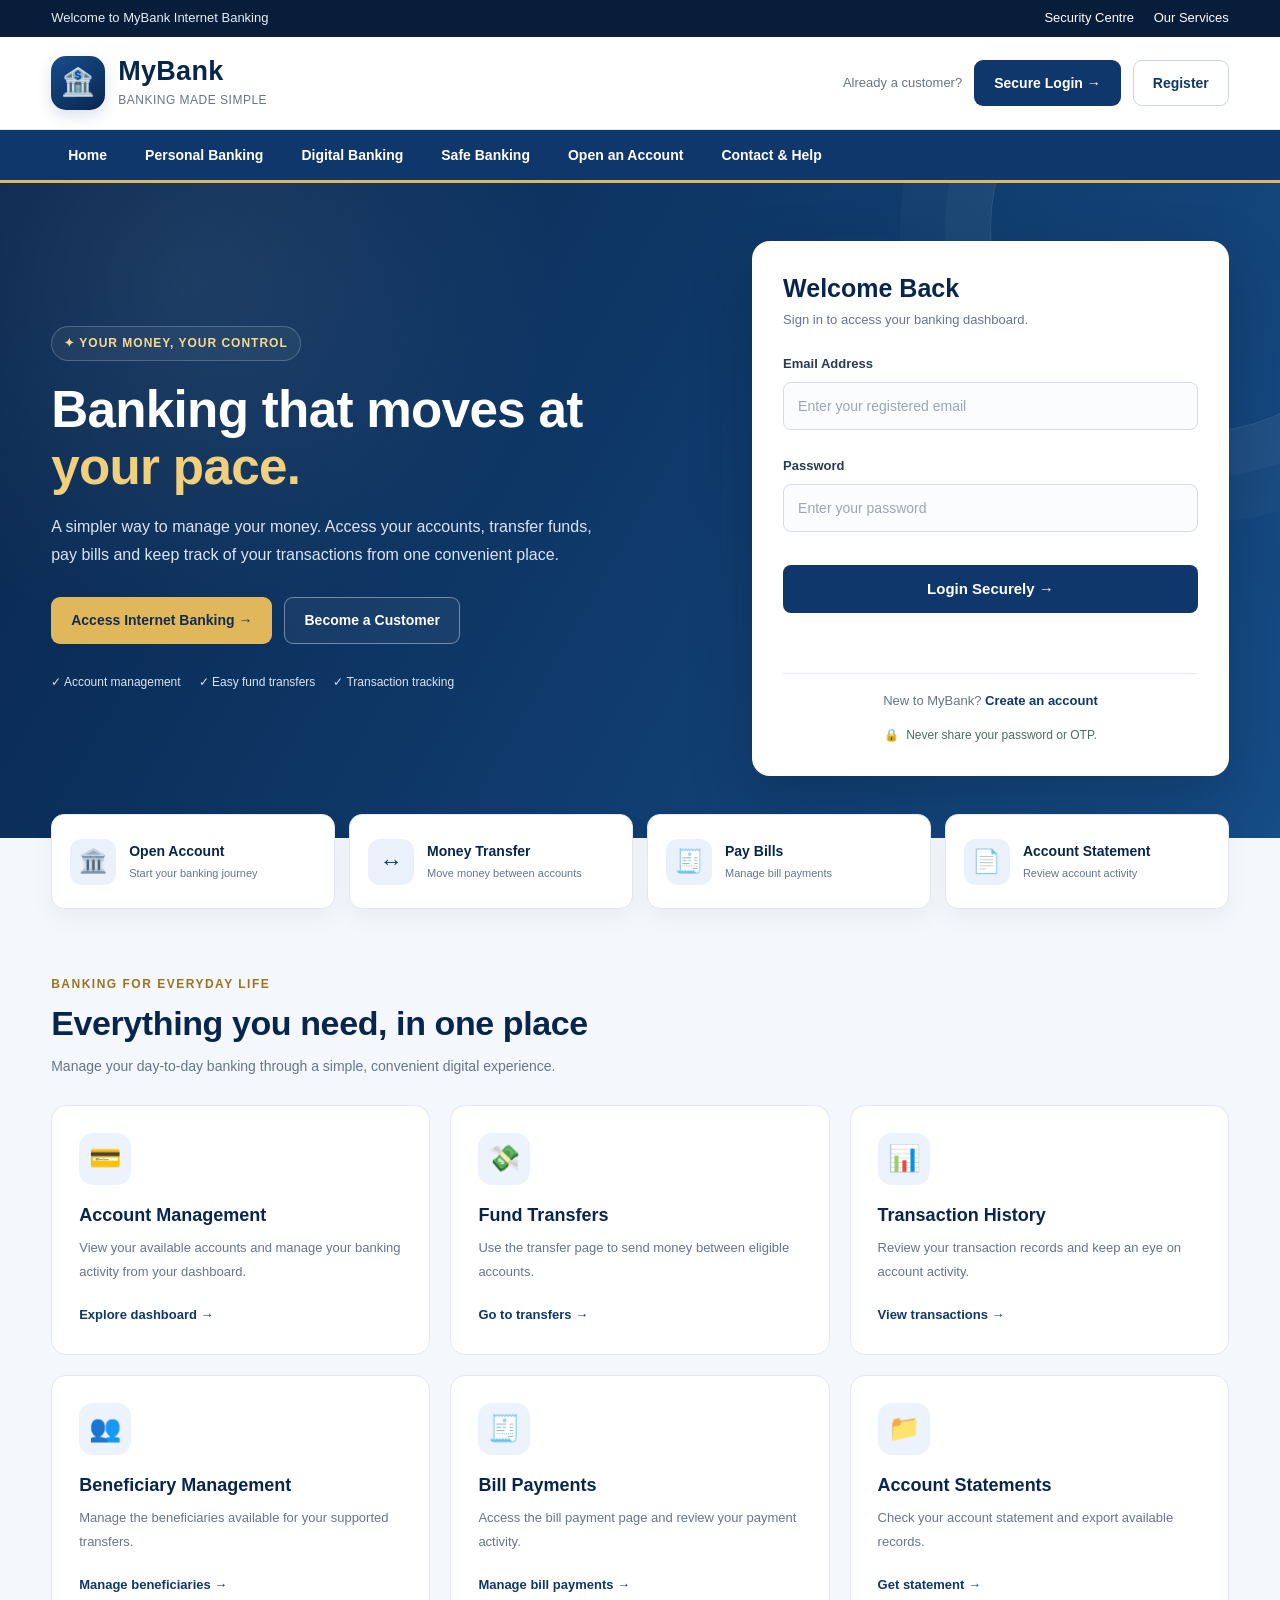
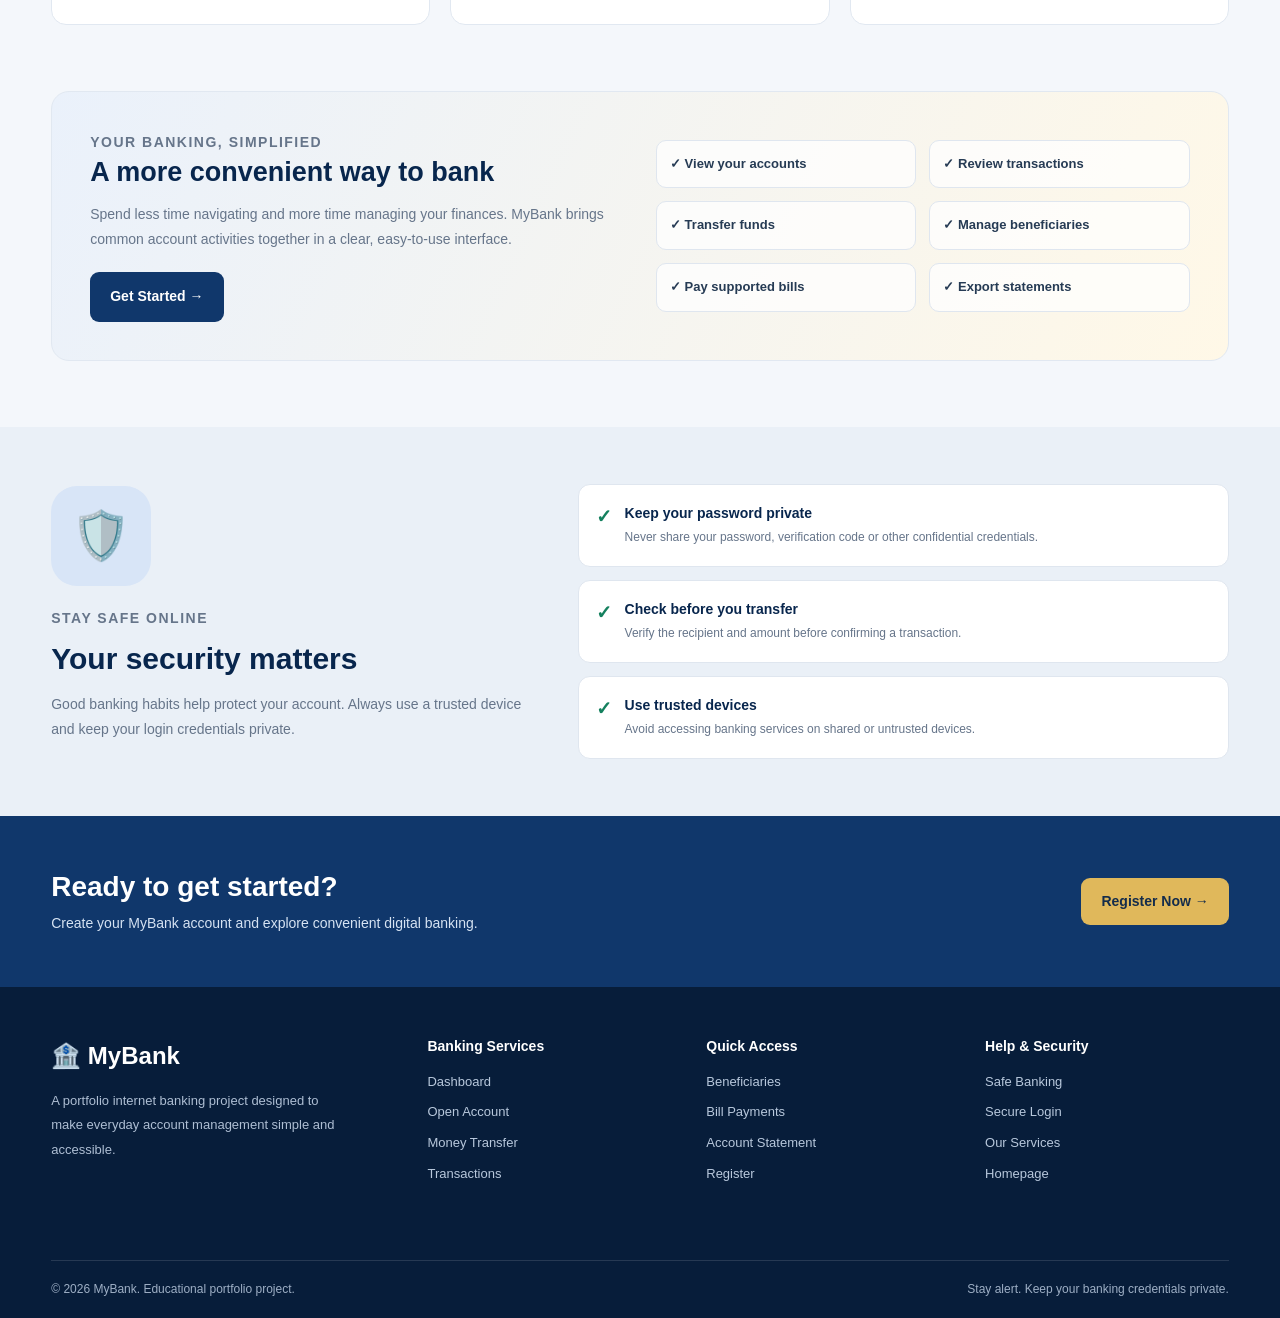
<file: frontend/index.html>
<!DOCTYPE html>
<html lang="en">
<head>
    <meta charset="UTF-8">
    <meta name="viewport" content="width=device-width, initial-scale=1.0">

    <title>MyBank | Secure Internet Banking</title>
    <meta name="description" content="Access your MyBank internet banking account securely. Manage accounts, transfer money, pay bills and view transactions.">

    <link rel="stylesheet" href="css/style.css">

    <style>
        /* ===== MYBANK HOMEPAGE ===== */
        .bank-home {
            --home-blue: #10376b;
            --home-dark: #08264d;
            --home-gold: #e0b85b;
            --home-text: #1c2d43;
            --home-muted: #66758a;
            margin: 0;
            background: #f4f7fb;
            color: var(--home-text);
            font-family: "Segoe UI", Arial, sans-serif;
            line-height: 1.6;
        }

        .bank-home * {
            box-sizing: border-box;
        }

        .bank-home a {
            text-decoration: none;
        }

        .bank-home .container {
            width: min(1200px, 92%);
            margin: 0 auto;
        }

        /* Top information bar */
        .bank-home .top-strip {
            padding: 8px 0;
            background: #071d3a;
            color: #e5edf8;
            font-size: 13px;
        }

        .bank-home .top-strip-inner {
            display: flex;
            justify-content: space-between;
            align-items: center;
            flex-wrap: wrap;
            gap: 8px 20px;
        }

        .bank-home .top-strip a {
            color: #fff;
            margin-left: 16px;
        }

        /* Main header */
        .bank-home .main-header {
            background: #fff;
            border-bottom: 1px solid #e1e8f1;
        }

        .bank-home .brand-row {
            display: flex;
            align-items: center;
            justify-content: space-between;
            gap: 24px;
            padding: 19px 0;
        }

        .bank-home .brand {
            display: flex;
            align-items: center;
            gap: 13px;
            color: var(--home-dark);
        }

        .bank-home .brand-symbol {
            display: grid;
            place-items: center;
            width: 54px;
            height: 54px;
            border-radius: 15px;
            color: #fff;
            background: linear-gradient(145deg, #174d8d, #09264d);
            font-size: 27px;
            box-shadow: 0 6px 15px #10376b25;
        }

        .bank-home .brand-name {
            display: block;
            font-size: 27px;
            line-height: 1.15;
            font-weight: 800;
            letter-spacing: .3px;
        }

        .bank-home .brand-tagline {
            display: block;
            margin-top: 4px;
            color: var(--home-muted);
            font-size: 12px;
            letter-spacing: .5px;
        }

        .bank-home .header-actions {
            display: flex;
            align-items: center;
            gap: 12px;
        }

        .bank-home .header-note {
            color: var(--home-muted);
            font-size: 13px;
        }

        .bank-home .btn {
            display: inline-flex;
            align-items: center;
            justify-content: center;
            gap: 8px;
            padding: 11px 19px;
            border: 1px solid transparent;
            border-radius: 9px;
            font-size: 14px;
            font-weight: 700;
            cursor: pointer;
            transition: transform .2s ease, background .2s ease;
        }

        .bank-home .btn:hover {
            transform: translateY(-2px);
        }

        .bank-home .btn-primary {
            background: var(--home-blue);
            color: #fff;
        }

        .bank-home .btn-primary:hover {
            background: var(--home-dark);
            color: #fff;
        }

        .bank-home .btn-outline {
            color: var(--home-blue);
            background: #fff;
            border-color: #cbd8e8;
        }

        .bank-home .btn-outline:hover {
            background: #edf4fc;
        }

        /* Navigation */
        .bank-home .main-nav {
            background: var(--home-blue);
            border-bottom: 3px solid var(--home-gold);
        }

        .bank-home .nav-inner {
            display: flex;
            align-items: center;
            flex-wrap: wrap;
            gap: 4px;
        }

        .bank-home .main-nav a {
            display: block;
            padding: 14px 17px;
            color: #fff;
            font-size: 14px;
            font-weight: 600;
            transition: background .2s ease;
        }

        .bank-home .main-nav a:hover {
            background: #ffffff18;
            color: #fff;
        }

        /* Hero section */
        .bank-home .hero {
            position: relative;
            overflow: hidden;
            padding: 58px 0 62px;
            background:
                radial-gradient(circle at 15% 15%, #ffffff15 0, transparent 30%),
                linear-gradient(120deg, #08264d, #164d87);
            color: #fff;
        }

        .bank-home .hero::after {
            content: "";
            position: absolute;
            width: 410px;
            height: 410px;
            right: -120px;
            top: -160px;
            border: 1px solid #ffffff20;
            border-radius: 50%;
            box-shadow: 0 0 0 45px #ffffff08, 0 0 0 90px #ffffff06;
            pointer-events: none;
        }

        .bank-home .hero-grid {
            position: relative;
            z-index: 1;
            display: grid;
            grid-template-columns: 1.15fr .85fr;
            align-items: center;
            gap: 56px;
        }

        .bank-home .hero-label {
            display: inline-flex;
            align-items: center;
            gap: 8px;
            padding: 7px 12px;
            border: 1px solid #ffffff35;
            border-radius: 30px;
            background: #ffffff0d;
            color: #f5d991;
            font-size: 12px;
            font-weight: 700;
            letter-spacing: 1px;
            text-transform: uppercase;
        }

        .bank-home .hero h1 {
            max-width: 650px;
            margin: 20px 0 17px;
            color: #fff;
            font-size: clamp(34px, 4vw, 53px);
            line-height: 1.12;
            letter-spacing: -.7px;
        }

        .bank-home .hero h1 span {
            color: #f0cf7d;
        }

        .bank-home .hero-copy {
            max-width: 570px;
            margin: 0 0 27px;
            color: #d7e5f6;
            font-size: 16px;
            line-height: 1.8;
        }

        .bank-home .hero-buttons {
            display: flex;
            flex-wrap: wrap;
            gap: 12px;
        }

        .bank-home .btn-gold {
            background: var(--home-gold);
            color: #142c4b;
        }

        .bank-home .btn-gold:hover {
            background: #f0cb76;
            color: #142c4b;
        }

        .bank-home .hero .btn-outline {
            color: #fff;
            background: #ffffff0c;
            border-color: #ffffff65;
        }

        .bank-home .hero .btn-outline:hover {
            background: #ffffff18;
        }

        .bank-home .hero-points {
            display: flex;
            flex-wrap: wrap;
            gap: 18px;
            margin-top: 29px;
            color: #d7e5f6;
            font-size: 12px;
        }

        .bank-home .hero-points span {
            display: inline-flex;
            align-items: center;
            gap: 7px;
        }

        /* Login panel */
        .bank-home .login-panel {
            padding: 30px;
            background: #fff;
            border: 1px solid #ffffff70;
            border-radius: 18px;
            box-shadow: 0 24px 60px #00152d45;
            color: var(--home-text);
        }

        .bank-home .login-panel h2 {
            margin: 0 0 5px;
            color: var(--home-dark);
            font-size: 25px;
        }

        .bank-home .login-panel .panel-subtitle {
            margin: 0 0 23px;
            color: var(--home-muted);
            font-size: 13px;
        }

        .bank-home .login-panel .form-group {
            margin-bottom: 16px;
        }

        .bank-home .login-panel label {
            display: block;
            margin: 0 0 7px;
            color: #263b54;
            font-size: 13px;
            font-weight: 700;
        }

        .bank-home .login-panel input {
            width: 100%;
            min-height: 47px;
            padding: 12px 14px;
            border: 1px solid #d2dce8;
            border-radius: 8px;
            background: #fbfcfe;
            color: var(--home-text);
            font: inherit;
            font-size: 14px;
        }

        .bank-home .login-panel input:focus {
            outline: none;
            border-color: #397bc0;
            box-shadow: 0 0 0 3px #397bc01c;
        }

        .bank-home .login-panel .login-submit {
            width: 100%;
            min-height: 48px;
            margin-top: 7px;
            border: 0;
            border-radius: 8px;
            background: var(--home-blue);
            color: #fff;
            font-size: 15px;
            font-weight: 700;
            cursor: pointer;
        }

        .bank-home .login-panel .login-submit:hover {
            background: var(--home-dark);
        }

        .bank-home .login-panel .login-submit:disabled {
            opacity: .65;
            cursor: wait;
        }

        .bank-home #message {
            min-height: 22px;
            margin: 10px 0 0;
            font-size: 13px;
            overflow-wrap: anywhere;
        }

        .bank-home .register-prompt {
            margin: 18px 0 0;
            padding-top: 17px;
            border-top: 1px solid #e8edf4;
            color: var(--home-muted);
            text-align: center;
            font-size: 13px;
        }

        .bank-home .register-prompt a {
            color: var(--home-blue);
            font-weight: 800;
        }

        .bank-home .login-security {
            display: flex;
            align-items: center;
            justify-content: center;
            gap: 7px;
            margin-top: 14px;
            color: #4e6c5d;
            font-size: 12px;
        }

        /* Service shortcuts */
        .bank-home .quick-section {
            position: relative;
            z-index: 2;
            margin-top: -24px;
        }

        .bank-home .quick-grid {
            display: grid;
            grid-template-columns: repeat(4, 1fr);
            gap: 14px;
        }

        .bank-home .quick-item {
            display: flex;
            align-items: center;
            gap: 13px;
            min-height: 95px;
            padding: 18px;
            background: #fff;
            border: 1px solid #e1e8f1;
            border-radius: 13px;
            box-shadow: 0 9px 25px #102a4e0c;
            transition: transform .2s ease, box-shadow .2s ease;
        }

        .bank-home .quick-item:hover {
            transform: translateY(-4px);
            box-shadow: 0 14px 30px #102a4e16;
        }

        .bank-home .quick-icon {
            display: grid;
            place-items: center;
            flex: 0 0 46px;
            height: 46px;
            border-radius: 12px;
            background: #eaf1fb;
            font-size: 23px;
        }

        .bank-home .quick-item strong {
            display: block;
            color: var(--home-dark);
            font-size: 14px;
        }

        .bank-home .quick-item small {
            display: block;
            margin-top: 3px;
            color: var(--home-muted);
            font-size: 11px;
        }

        /* Main content sections */
        .bank-home .content-section {
            padding: 66px 0;
        }

        .bank-home .section-heading {
            display: flex;
            align-items: end;
            justify-content: space-between;
            gap: 20px;
            margin-bottom: 27px;
        }

        .bank-home .eyebrow {
            margin: 0 0 7px;
            color: #9a7425;
            font-size: 12px;
            font-weight: 800;
            letter-spacing: 1.5px;
            text-transform: uppercase;
        }

        .bank-home .section-heading h2 {
            margin: 0;
            color: var(--home-dark);
            font-size: clamp(25px, 3vw, 34px);
            letter-spacing: -.4px;
        }

        .bank-home .section-description {
            max-width: 600px;
            margin: 10px 0 0;
            color: var(--home-muted);
            font-size: 14px;
        }

        .bank-home .service-grid {
            display: grid;
            grid-template-columns: repeat(3, 1fr);
            gap: 20px;
        }

        .bank-home .service-card {
            padding: 27px;
            background: #fff;
            border: 1px solid #e1e8f1;
            border-radius: 15px;
            transition: transform .2s ease, box-shadow .2s ease;
        }

        .bank-home .service-card:hover {
            transform: translateY(-4px);
            box-shadow: 0 15px 34px #102a4e12;
        }

        .bank-home .service-card .service-icon {
            display: grid;
            place-items: center;
            width: 52px;
            height: 52px;
            margin-bottom: 19px;
            border-radius: 14px;
            background: #edf3fc;
            font-size: 26px;
        }

        .bank-home .service-card h3 {
            margin: 0 0 9px;
            color: var(--home-dark);
            font-size: 18px;
        }

        .bank-home .service-card p {
            min-height: 48px;
            margin: 0 0 17px;
            color: var(--home-muted);
            font-size: 13px;
            line-height: 1.8;
        }

        .bank-home .text-link {
            color: var(--home-blue);
            font-size: 13px;
            font-weight: 800;
        }

        .bank-home .text-link:hover {
            color: #2874bc;
        }

        /* Feature banner */
        .bank-home .feature-band {
            padding: 0 0 66px;
        }

        .bank-home .feature-inner {
            display: grid;
            grid-template-columns: 1fr 1fr;
            gap: 32px;
            padding: 38px;
            border-radius: 18px;
            background: linear-gradient(115deg, #eaf1fb, #fff8e7);
            border: 1px solid #e1e8f1;
        }

        .bank-home .feature-inner h2 {
            margin: 0 0 12px;
            color: var(--home-dark);
            font-size: 27px;
        }

        .bank-home .feature-inner p {
            margin: 0;
            color: var(--home-muted);
            font-size: 14px;
            line-height: 1.8;
        }

        .bank-home .feature-list {
            display: grid;
            grid-template-columns: 1fr 1fr;
            gap: 13px;
            align-content: center;
        }

        .bank-home .feature-list div {
            padding: 13px;
            border: 1px solid #dfe6ef;
            border-radius: 10px;
            background: #ffffffbd;
            color: #263b54;
            font-size: 13px;
            font-weight: 650;
        }

        /* Safety section */
        .bank-home .security-section {
            padding: 57px 0;
            background: #eaf0f7;
        }

        .bank-home .security-grid {
            display: grid;
            grid-template-columns: .85fr 1.15fr;
            align-items: center;
            gap: 45px;
        }

        .bank-home .security-symbol {
            display: grid;
            place-items: center;
            width: 100px;
            height: 100px;
            margin-bottom: 20px;
            border-radius: 26px;
            background: #d8e5f7;
            font-size: 48px;
        }

        .bank-home .security-section h2 {
            margin: 0 0 12px;
            color: var(--home-dark);
            font-size: 30px;
        }

        .bank-home .security-section p {
            color: var(--home-muted);
            font-size: 14px;
            line-height: 1.8;
        }

        .bank-home .safety-list {
            display: grid;
            gap: 13px;
        }

        .bank-home .safety-item {
            display: flex;
            gap: 13px;
            padding: 17px;
            background: #fff;
            border: 1px solid #dfe6ef;
            border-radius: 12px;
        }

        .bank-home .safety-check {
            color: #14805e;
            font-size: 19px;
            font-weight: 800;
        }

        .bank-home .safety-item strong {
            display: block;
            margin-bottom: 3px;
            color: var(--home-dark);
            font-size: 14px;
        }

        .bank-home .safety-item p {
            margin: 0;
            font-size: 12px;
        }

        /* Call to action */
        .bank-home .cta-section {
            padding: 53px 0;
            background: var(--home-blue);
            color: #fff;
        }

        .bank-home .cta-inner {
            display: flex;
            align-items: center;
            justify-content: space-between;
            gap: 25px;
        }

        .bank-home .cta-inner h2 {
            margin: 0 0 7px;
            color: #fff;
            font-size: 28px;
        }

        .bank-home .cta-inner p {
            margin: 0;
            color: #d6e3f3;
            font-size: 14px;
        }

        /* Footer */
        .bank-home .site-footer {
            padding: 50px 0 0;
            background: #071d3a;
            color: #d0dced;
        }

        .bank-home .footer-grid {
            display: grid;
            grid-template-columns: 1.4fr 1fr 1fr 1fr;
            gap: 35px;
            padding-bottom: 37px;
        }

        .bank-home .footer-brand {
            color: #fff;
            font-size: 24px;
            font-weight: 800;
        }

        .bank-home .footer-about {
            max-width: 300px;
            color: #aebed3;
            font-size: 13px;
            line-height: 1.9;
        }

        .bank-home .footer-column h3 {
            margin: 0 0 16px;
            color: #fff;
            font-size: 14px;
        }

        .bank-home .footer-column a {
            display: block;
            width: fit-content;
            margin: 10px 0;
            color: #b8c8dc;
            font-size: 13px;
        }

        .bank-home .footer-column a:hover {
            color: var(--home-gold);
        }

        .bank-home .footer-bottom {
            padding: 19px 0;
            border-top: 1px solid #ffffff20;
            color: #9eafc5;
            font-size: 12px;
        }

        .bank-home .footer-bottom-inner {
            display: flex;
            justify-content: space-between;
            flex-wrap: wrap;
            gap: 10px 20px;
        }

        .bank-home a:focus-visible,
        .bank-home button:focus-visible,
        .bank-home input:focus-visible {
            outline: 3px solid var(--home-gold);
            outline-offset: 3px;
        }

        /* Responsive layout */
        @media (max-width: 900px) {
            .bank-home .hero-grid {
                grid-template-columns: 1fr 1fr;
                gap: 28px;
            }

            .bank-home .quick-grid {
                grid-template-columns: repeat(2, 1fr);
            }

            .bank-home .service-grid {
                grid-template-columns: repeat(2, 1fr);
            }

            .bank-home .footer-grid {
                grid-template-columns: repeat(2, 1fr);
            }
        }

        @media (max-width: 650px) {
            .bank-home .top-strip-inner {
                align-items: flex-start;
            }

            .bank-home .top-strip a {
                margin-left: 0;
                margin-right: 12px;
            }

            .bank-home .brand-row {
                align-items: flex-start;
                flex-direction: column;
                gap: 15px;
            }

            .bank-home .brand-name {
                font-size: 24px;
            }

            .bank-home .header-actions {
                width: 100%;
            }

            .bank-home .nav-inner {
                display: grid;
                grid-template-columns: repeat(2, 1fr);
                gap: 0;
            }

            .bank-home .main-nav a {
                padding: 11px 10px;
                font-size: 13px;
            }

            .bank-home .hero {
                padding: 40px 0 52px;
            }

            .bank-home .hero-grid,
            .bank-home .feature-inner,
            .bank-home .security-grid {
                grid-template-columns: 1fr;
            }

            .bank-home .hero h1 {
                font-size: 37px;
            }

            .bank-home .login-panel {
                padding: 23px;
            }

            .bank-home .quick-grid,
            .bank-home .service-grid {
                grid-template-columns: 1fr;
            }

            .bank-home .quick-section {
                margin-top: -17px;
            }

            .bank-home .content-section {
                padding: 48px 0;
            }

            .bank-home .section-heading {
                align-items: flex-start;
                flex-direction: column;
            }

            .bank-home .feature-inner {
                padding: 24px;
            }

            .bank-home .feature-list {
                grid-template-columns: 1fr;
            }

            .bank-home .cta-inner {
                align-items: flex-start;
                flex-direction: column;
            }

            .bank-home .footer-grid {
                grid-template-columns: 1fr;
                gap: 24px;
            }
        }

        @media (prefers-reduced-motion: reduce) {
            .bank-home *,
            .bank-home *::before,
            .bank-home *::after {
                transition-duration: .01ms !important;
                scroll-behavior: auto !important;
            }
        }
    </style>
</head>

<body class="bank-home">

    <!-- Top information bar -->
    <div class="top-strip">
        <div class="container top-strip-inner">
            <div>Welcome to MyBank Internet Banking</div>
            <div>
                <a href="#security">Security Centre</a>
                <a href="#services">Our Services</a>
            </div>
        </div>
    </div>

    <!-- Main header -->
    <header class="main-header">
        <div class="container brand-row">
            <a class="brand" href="index.html" aria-label="MyBank homepage">
                <span class="brand-symbol" aria-hidden="true">🏦</span>
                <span>
                    <span class="brand-name">MyBank</span>
                    <span class="brand-tagline">BANKING MADE SIMPLE</span>
                </span>
            </a>

            <div class="header-actions">
                <span class="header-note">Already a customer?</span>
                <a class="btn btn-primary" href="#login">Secure Login →</a>
                <a class="btn btn-outline" href="register.html">Register</a>
            </div>
        </div>
    </header>

    <!-- Navigation -->
    <nav class="main-nav" aria-label="Main navigation">
        <div class="container nav-inner">
            <a href="index.html">Home</a>
            <a href="#services">Personal Banking</a>
            <a href="#digital-banking">Digital Banking</a>
            <a href="#security">Safe Banking</a>
            <a href="register.html">Open an Account</a>
            <a href="#footer">Contact & Help</a>
        </div>
    </nav>

    <main>
        <!-- Hero and login -->
        <section class="hero">
            <div class="container hero-grid">
                <div class="hero-content">
                    <span class="hero-label">✦ Your money, your control</span>

                    <h1>Banking that moves at <span>your pace.</span></h1>

                    <p class="hero-copy">
                        A simpler way to manage your money. Access your accounts,
                        transfer funds, pay bills and keep track of your transactions
                        from one convenient place.
                    </p>

                    <div class="hero-buttons">
                        <a class="btn btn-gold" href="#login">Access Internet Banking →</a>
                        <a class="btn btn-outline" href="register.html">Become a Customer</a>
                    </div>

                    <div class="hero-points">
                        <span>✓ Account management</span>
                        <span>✓ Easy fund transfers</span>
                        <span>✓ Transaction tracking</span>
                    </div>
                </div>

                <!-- Keep these IDs unchanged for login.js -->
                <section class="login-panel" id="login" aria-labelledby="loginTitle">
                    <h2 id="loginTitle">Welcome Back</h2>
                    <p class="panel-subtitle">Sign in to access your banking dashboard.</p>

                    <form id="loginForm">
                        <div class="form-group">
                            <label for="email">Email Address</label>
                            <input
                                type="email"
                                id="email"
                                name="email"
                                placeholder="Enter your registered email"
                                autocomplete="username"
                                required
                            >
                        </div>

                        <div class="form-group">
                            <label for="password">Password</label>
                            <input
                                type="password"
                                id="password"
                                name="password"
                                placeholder="Enter your password"
                                autocomplete="current-password"
                                required
                            >
                        </div>

                        <button type="submit" id="loginButton" class="login-submit">
                            Login Securely →
                        </button>

                        <p id="message" role="status" aria-live="polite"></p>
                    </form>

                    <p class="register-prompt">
                        New to MyBank?
                        <a href="register.html">Create an account</a>
                    </p>

                    <div class="login-security">
                        <span aria-hidden="true">🔒</span>
                        <span>Never share your password or OTP.</span>
                    </div>
                </section>
            </div>
        </section>

        <!-- Quick links -->
        <section class="quick-section" aria-label="Quick banking links">
            <div class="container quick-grid">
                <a class="quick-item" href="open-account.html">
                    <span class="quick-icon" aria-hidden="true">🏛️</span>
                    <span>
                        <strong>Open Account</strong>
                        <small>Start your banking journey</small>
                    </span>
                </a>

                <a class="quick-item" href="transfer.html">
                    <span class="quick-icon" aria-hidden="true">↔️</span>
                    <span>
                        <strong>Money Transfer</strong>
                        <small>Move money between accounts</small>
                    </span>
                </a>

                <a class="quick-item" href="bill-payments.html">
                    <span class="quick-icon" aria-hidden="true">🧾</span>
                    <span>
                        <strong>Pay Bills</strong>
                        <small>Manage bill payments</small>
                    </span>
                </a>

                <a class="quick-item" href="account-statement.html">
                    <span class="quick-icon" aria-hidden="true">📄</span>
                    <span>
                        <strong>Account Statement</strong>
                        <small>Review account activity</small>
                    </span>
                </a>
            </div>
        </section>

        <!-- Services -->
        <section class="content-section" id="services">
            <div class="container">
                <div class="section-heading">
                    <div>
                        <p class="eyebrow">Banking for everyday life</p>
                        <h2>Everything you need, in one place</h2>
                        <p class="section-description">
                            Manage your day-to-day banking through a simple,
                            convenient digital experience.
                        </p>
                    </div>
                </div>

                <div class="service-grid">
                    <article class="service-card">
                        <div class="service-icon" aria-hidden="true">💳</div>
                        <h3>Account Management</h3>
                        <p>View your available accounts and manage your banking activity from your dashboard.</p>
                        <a class="text-link" href="dashboard.html">Explore dashboard →</a>
                    </article>

                    <article class="service-card">
                        <div class="service-icon" aria-hidden="true">💸</div>
                        <h3>Fund Transfers</h3>
                        <p>Use the transfer page to send money between eligible accounts.</p>
                        <a class="text-link" href="transfer.html">Go to transfers →</a>
                    </article>

                    <article class="service-card">
                        <div class="service-icon" aria-hidden="true">📊</div>
                        <h3>Transaction History</h3>
                        <p>Review your transaction records and keep an eye on account activity.</p>
                        <a class="text-link" href="transactions.html">View transactions →</a>
                    </article>

                    <article class="service-card">
                        <div class="service-icon" aria-hidden="true">👥</div>
                        <h3>Beneficiary Management</h3>
                        <p>Manage the beneficiaries available for your supported transfers.</p>
                        <a class="text-link" href="beneficiaries.html">Manage beneficiaries →</a>
                    </article>

                    <article class="service-card">
                        <div class="service-icon" aria-hidden="true">🧾</div>
                        <h3>Bill Payments</h3>
                        <p>Access the bill payment page and review your payment activity.</p>
                        <a class="text-link" href="bill-payments.html">Manage bill payments →</a>
                    </article>

                    <article class="service-card">
                        <div class="service-icon" aria-hidden="true">📁</div>
                        <h3>Account Statements</h3>
                        <p>Check your account statement and export available records.</p>
                        <a class="text-link" href="account-statement.html">Get statement →</a>
                    </article>
                </div>
            </div>
        </section>

        <!-- Digital banking feature -->
        <section class="feature-band" id="digital-banking">
            <div class="container">
                <div class="feature-inner">
                    <div>
                        <p class="eyebrow">Your banking, simplified</p>
                        <h2>A more convenient way to bank</h2>
                        <p>
                            Spend less time navigating and more time managing your finances.
                            MyBank brings common account activities together in a clear,
                            easy-to-use interface.
                        </p>
                        <p style="margin-top: 20px;">
                            <a class="btn btn-primary" href="#login">Get Started →</a>
                        </p>
                    </div>

                    <div class="feature-list">
                        <div>✓ View your accounts</div>
                        <div>✓ Review transactions</div>
                        <div>✓ Transfer funds</div>
                        <div>✓ Manage beneficiaries</div>
                        <div>✓ Pay supported bills</div>
                        <div>✓ Export statements</div>
                    </div>
                </div>
            </div>
        </section>

        <!-- Security -->
        <section class="security-section" id="security">
            <div class="container security-grid">
                <div>
                    <div class="security-symbol" aria-hidden="true">🛡️</div>
                    <p class="eyebrow">Stay safe online</p>
                    <h2>Your security matters</h2>
                    <p>
                        Good banking habits help protect your account.
                        Always use a trusted device and keep your login credentials private.
                    </p>
                </div>

                <div class="safety-list">
                    <div class="safety-item">
                        <span class="safety-check" aria-hidden="true">✓</span>
                        <div>
                            <strong>Keep your password private</strong>
                            <p>Never share your password, verification code or other confidential credentials.</p>
                        </div>
                    </div>

                    <div class="safety-item">
                        <span class="safety-check" aria-hidden="true">✓</span>
                        <div>
                            <strong>Check before you transfer</strong>
                            <p>Verify the recipient and amount before confirming a transaction.</p>
                        </div>
                    </div>

                    <div class="safety-item">
                        <span class="safety-check" aria-hidden="true">✓</span>
                        <div>
                            <strong>Use trusted devices</strong>
                            <p>Avoid accessing banking services on shared or untrusted devices.</p>
                        </div>
                    </div>
                </div>
            </div>
        </section>

        <!-- Registration call to action -->
        <section class="cta-section">
            <div class="container cta-inner">
                <div>
                    <h2>Ready to get started?</h2>
                    <p>Create your MyBank account and explore convenient digital banking.</p>
                </div>
                <a class="btn btn-gold" href="register.html">Register Now →</a>
            </div>
        </section>
    </main>

    <!-- Footer -->
    <footer class="site-footer" id="footer">
        <div class="container">
            <div class="footer-grid">
                <div>
                    <a class="footer-brand" href="index.html">🏦 MyBank</a>
                    <p class="footer-about">
                        A portfolio internet banking project designed to make
                        everyday account management simple and accessible.
                    </p>
                </div>

                <div class="footer-column">
                    <h3>Banking Services</h3>
                    <a href="dashboard.html">Dashboard</a>
                    <a href="open-account.html">Open Account</a>
                    <a href="transfer.html">Money Transfer</a>
                    <a href="transactions.html">Transactions</a>
                </div>

                <div class="footer-column">
                    <h3>Quick Access</h3>
                    <a href="beneficiaries.html">Beneficiaries</a>
                    <a href="bill-payments.html">Bill Payments</a>
                    <a href="account-statement.html">Account Statement</a>
                    <a href="register.html">Register</a>
                </div>

                <div class="footer-column">
                    <h3>Help & Security</h3>
                    <a href="#security">Safe Banking</a>
                    <a href="#login">Secure Login</a>
                    <a href="#services">Our Services</a>
                    <a href="index.html">Homepage</a>
                </div>
            </div>

            <div class="footer-bottom">
                <div class="footer-bottom-inner">
                    <span>© 2026 MyBank. Educational portfolio project.</span>
                    <span>Stay alert. Keep your banking credentials private.</span>
                </div>
            </div>
        </div>
    </footer>

    <!-- Keep the existing scripts and login logic -->
    <script src="js/api.js"></script>
    <script src="js/login.js"></script>

</body>
</html>
</file>
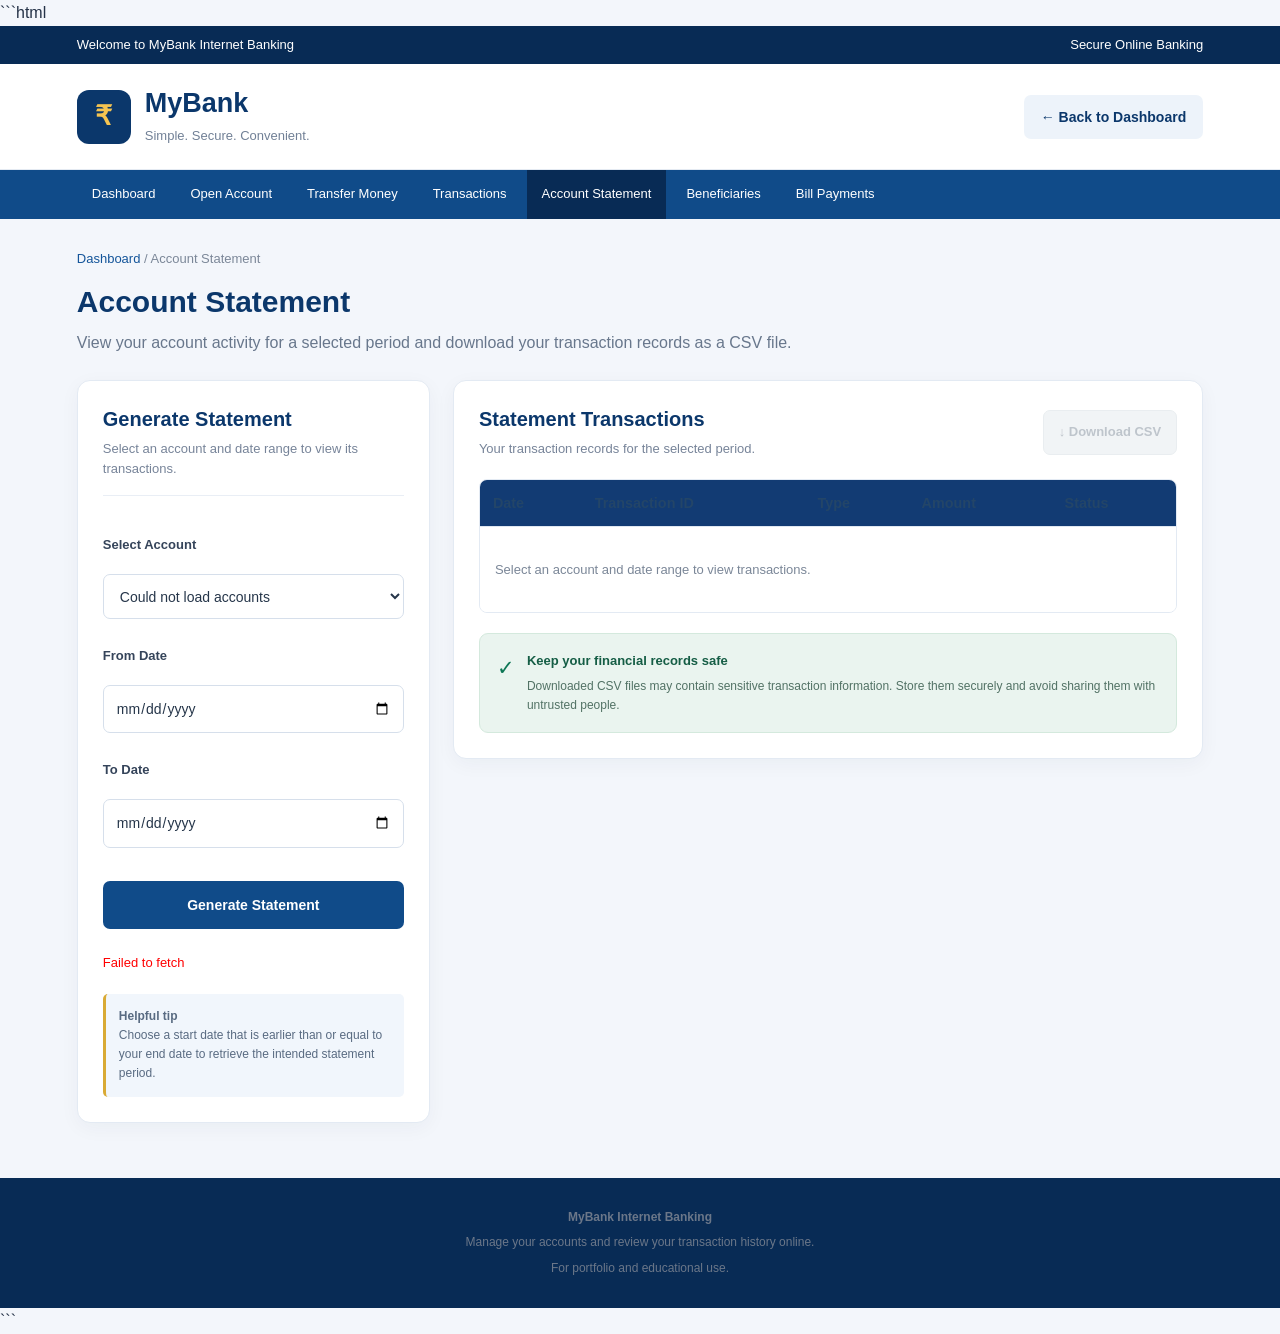
<file: frontend/account-statement.html>
```html
<!DOCTYPE html>
<html lang="en">
<head>
    <meta charset="UTF-8">
    <meta name="viewport" content="width=device-width, initial-scale=1.0">
    <title>Account Statement | MyBank</title>
    <link rel="stylesheet" href="css/style.css">

    <style>
        /* Account Statement Page Styling */
        .statement-page {
            margin: 0;
            background: #f3f6fb;
            color: #243247;
            font-family: Arial, Helvetica, sans-serif;
        }

        .statement-page * {
            box-sizing: border-box;
        }

        .statement-page a {
            text-decoration: none;
        }

        .statement-topbar {
            padding: 9px 6%;
            background: #082b55;
            color: #fff;
            font-size: 13px;
            display: flex;
            justify-content: space-between;
            gap: 12px;
            flex-wrap: wrap;
        }

        .statement-header {
            background: #fff;
            padding: 22px 6%;
            display: flex;
            align-items: center;
            justify-content: space-between;
            gap: 20px;
            flex-wrap: wrap;
            border-bottom: 1px solid #e4eaf2;
        }

        .statement-brand {
            display: flex;
            align-items: center;
            gap: 14px;
        }

        .statement-brand-icon {
            width: 54px;
            height: 54px;
            border-radius: 12px;
            display: flex;
            align-items: center;
            justify-content: center;
            background: #0b376b;
            color: #f5c451;
            font-size: 27px;
            font-weight: bold;
        }

        .statement-brand h1 {
            color: #0b376b;
            font-size: 27px;
            margin: 0 0 5px;
        }

        .statement-brand p {
            margin: 0;
            color: #718096;
            font-size: 13px;
        }

        .statement-back-link {
            display: inline-block;
            padding: 11px 17px;
            background: #edf3fa;
            color: #0b376b;
            border-radius: 7px;
            font-size: 14px;
            font-weight: bold;
            transition: 0.2s;
        }

        .statement-back-link:hover {
            background: #dce8f7;
        }

        .statement-nav {
            background: #104b89;
            padding: 0 6%;
            display: flex;
            flex-wrap: wrap;
            gap: 5px;
        }

        .statement-nav a {
            color: #fff;
            display: inline-block;
            padding: 14px 15px;
            font-size: 13px;
            transition: background 0.2s;
        }

        .statement-nav a:hover,
        .statement-nav a.active {
            background: #082b55;
        }

        .statement-main {
            max-width: 1250px;
            width: 88%;
            margin: 30px auto 55px;
        }

        .statement-breadcrumb {
            color: #7b8798;
            font-size: 13px;
            margin-bottom: 12px;
        }

        .statement-breadcrumb a {
            color: #14559a;
        }

        .statement-intro {
            margin-bottom: 25px;
        }

        .statement-intro h2 {
            color: #0b376b;
            font-size: 30px;
            margin: 0 0 9px;
        }

        .statement-intro p {
            margin: 0;
            color: #68778c;
            line-height: 1.6;
        }

        .statement-layout {
            display: grid;
            grid-template-columns: minmax(280px, 0.8fr) minmax(0, 1.7fr);
            gap: 23px;
            align-items: start;
        }

        .statement-panel {
            background: #fff;
            border: 1px solid #e3eaf3;
            border-radius: 13px;
            padding: 25px;
            box-shadow: 0 5px 20px rgba(15, 44, 80, 0.045);
            min-width: 0;
        }

        .statement-panel-heading {
            margin-bottom: 22px;
            padding-bottom: 17px;
            border-bottom: 1px solid #e9eef5;
        }

        .statement-panel-heading h3 {
            color: #0b376b;
            margin: 0 0 7px;
            font-size: 20px;
        }

        .statement-panel-heading p {
            margin: 0;
            color: #778499;
            font-size: 13px;
            line-height: 1.5;
        }

        .statement-form label {
            display: block;
            margin: 17px 0 8px;
            font-size: 13px;
            font-weight: bold;
            color: #35445a;
        }

        .statement-form select,
        .statement-form input[type="date"] {
            display: block;
            width: 100%;
            min-height: 45px;
            border: 1px solid #d6dfeb;
            border-radius: 7px;
            padding: 11px 12px;
            color: #26364a;
            background: #fff;
            font-size: 14px;
            font-family: inherit;
        }

        .statement-form select:focus,
        .statement-form input[type="date"]:focus {
            outline: none;
            border-color: #1a65ad;
            box-shadow: 0 0 0 3px rgba(26, 101, 173, 0.12);
        }

        .statement-page button {
            font-family: inherit;
            cursor: pointer;
        }

        .statement-primary-button {
            width: 100%;
            margin-top: 23px;
            padding: 13px 17px;
            border: none;
            border-radius: 7px;
            background: #104b89;
            color: #fff;
            font-size: 14px;
            font-weight: bold;
            transition: background 0.2s;
        }

        .statement-primary-button:hover {
            background: #082b55;
        }

        .statement-primary-button:disabled {
            opacity: 0.6;
            cursor: not-allowed;
        }

        #statementMessage {
            margin: 14px 0 0;
            font-size: 13px;
            line-height: 1.6;
            overflow-wrap: anywhere;
        }

        .statement-form-note {
            margin-top: 20px;
            padding: 13px;
            background: #f1f6fc;
            border-left: 3px solid #d9aa35;
            border-radius: 5px;
            color: #596b82;
            font-size: 12px;
            line-height: 1.6;
        }

        .statement-table-heading {
            display: flex;
            align-items: center;
            justify-content: space-between;
            gap: 15px;
            flex-wrap: wrap;
            margin-bottom: 20px;
        }

        .statement-table-heading h3 {
            color: #0b376b;
            font-size: 20px;
            margin: 0 0 7px;
        }

        .statement-table-heading p {
            margin: 0;
            color: #778499;
            font-size: 13px;
            line-height: 1.5;
        }

        #downloadStatement {
            border: 1px solid #0d7655;
            background: #0d7655;
            color: #fff;
            border-radius: 7px;
            padding: 11px 15px;
            font-size: 13px;
            font-weight: bold;
            white-space: nowrap;
            transition: background 0.2s;
        }

        #downloadStatement:hover:not(:disabled) {
            background: #095b41;
        }

        #downloadStatement:disabled {
            background: #e7ecef;
            border-color: #d8e0e5;
            color: #8a96a3;
            cursor: not-allowed;
        }

        .statement-table-wrapper {
            width: 100%;
            overflow-x: auto;
            border: 1px solid #e3eaf3;
            border-radius: 8px;
        }

        .statement-table {
            width: 100%;
            min-width: 600px;
            border-collapse: collapse;
            background: #fff;
            font-size: 13px;
        }

        .statement-table thead {
            background: #edf3fa;
        }

        .statement-table th {
            color: #234568;
            font-weight: bold;
            text-align: left;
            padding: 15px 13px;
            border-bottom: 1px solid #dfe7f1;
            white-space: nowrap;
        }

        .statement-table td {
            color: #4a586b;
            padding: 14px 13px;
            border-bottom: 1px solid #edf1f6;
            vertical-align: middle;
        }

        .statement-table tbody tr:last-child td {
            border-bottom: none;
        }

        .statement-table tbody tr:hover {
            background: #f8fbff;
        }

        .statement-empty-state {
            padding: 35px 15px !important;
            text-align: center;
            color: #7b8798 !important;
        }

        .statement-security-note {
            margin-top: 20px;
            display: flex;
            align-items: flex-start;
            gap: 12px;
            padding: 17px;
            background: #eaf4ef;
            border: 1px solid #d4e9dd;
            border-radius: 9px;
        }

        .statement-security-icon {
            color: #0d7655;
            font-size: 21px;
        }

        .statement-security-note strong {
            display: block;
            color: #155d45;
            margin-bottom: 5px;
            font-size: 13px;
        }

        .statement-security-note p {
            color: #527265;
            margin: 0;
            font-size: 12px;
            line-height: 1.6;
        }

        .statement-footer {
            background: #082b55;
            color: #dce7f5;
            padding: 25px 6%;
            text-align: center;
            font-size: 12px;
            line-height: 1.8;
        }

        .statement-footer p {
            margin: 4px 0;
        }

        @media (max-width: 900px) {
            .statement-layout {
                grid-template-columns: 1fr;
            }

            .statement-main {
                width: 92%;
            }
        }

        @media (max-width: 600px) {
            .statement-topbar {
                padding: 10px 4%;
            }

            .statement-header {
                padding: 18px 4%;
            }

            .statement-brand h1 {
                font-size: 23px;
            }

            .statement-nav {
                padding: 0 3%;
            }

            .statement-nav a {
                padding: 12px 10px;
                font-size: 12px;
            }

            .statement-main {
                width: 92%;
                margin-top: 23px;
            }

            .statement-intro h2 {
                font-size: 25px;
            }

            .statement-panel {
                padding: 18px;
            }

            .statement-table-heading {
                align-items: flex-start;
            }

            #downloadStatement {
                width: 100%;
            }
        }
    </style>
</head>

<body class="statement-page">
    <div class="statement-topbar">
        <span>Welcome to MyBank Internet Banking</span>
        <span>Secure Online Banking</span>
    </div>

    <header class="statement-header">
        <div class="statement-brand">
            <div class="statement-brand-icon" aria-hidden="true">₹</div>
            <div>
                <h1>MyBank</h1>
                <p>Simple. Secure. Convenient.</p>
            </div>
        </div>

        <a class="statement-back-link" href="dashboard.html">
            ← Back to Dashboard
        </a>
    </header>

    <nav class="statement-nav" aria-label="Main navigation">
        <a href="dashboard.html">Dashboard</a>
        <a href="open-account.html">Open Account</a>
        <a href="transfer.html">Transfer Money</a>
        <a href="transactions.html">Transactions</a>
        <a href="account-statement.html" class="active" aria-current="page">
            Account Statement
        </a>
        <a href="beneficiaries.html">Beneficiaries</a>
        <a href="bill-payments.html">Bill Payments</a>
    </nav>

    <main class="statement-main">
        <div class="statement-breadcrumb">
            <a href="dashboard.html">Dashboard</a>
            <span> / Account Statement</span>
        </div>

        <section class="statement-intro">
            <h2>Account Statement</h2>
            <p>
                View your account activity for a selected period and download
                your transaction records as a CSV file.
            </p>
        </section>

        <div class="statement-layout">
            <section class="statement-panel">
                <div class="statement-panel-heading">
                    <h3>Generate Statement</h3>
                    <p>Select an account and date range to view its transactions.</p>
                </div>

                <form id="statementForm" class="statement-form">
                    <label for="statementAccount">Select Account</label>
                    <select id="statementAccount" required>
                        <option value="">Loading accounts...</option>
                    </select>

                    <label for="startDate">From Date</label>
                    <input type="date" id="startDate" required>

                    <label for="endDate">To Date</label>
                    <input type="date" id="endDate" required>

                    <button
                        type="submit"
                        id="generateStatementButton"
                        class="statement-primary-button"
                    >
                        Generate Statement
                    </button>

                    <p id="statementMessage" role="status" aria-live="polite"></p>
                </form>

                <div class="statement-form-note">
                    <strong>Helpful tip</strong><br>
                    Choose a start date that is earlier than or equal to your
                    end date to retrieve the intended statement period.
                </div>
            </section>

            <section class="statement-panel">
                <div class="statement-table-heading">
                    <div>
                        <h3>Statement Transactions</h3>
                        <p>Your transaction records for the selected period.</p>
                    </div>

                    <button type="button" id="downloadStatement" disabled>
                        ↓ Download CSV
                    </button>
                </div>

                <div class="statement-table-wrapper">
                    <table class="statement-table transaction-table">
                        <thead>
                            <tr>
                                <th>Date</th>
                                <th>Transaction ID</th>
                                <th>Type</th>
                                <th>Amount</th>
                                <th>Status</th>
                            </tr>
                        </thead>
                        <tbody id="statementBody">
                            <tr>
                                <td colspan="5" class="statement-empty-state">
                                    Select an account and date range to view transactions.
                                </td>
                            </tr>
                        </tbody>
                    </table>
                </div>

                <div class="statement-security-note">
                    <span class="statement-security-icon" aria-hidden="true">✓</span>
                    <div>
                        <strong>Keep your financial records safe</strong>
                        <p>
                            Downloaded CSV files may contain sensitive transaction
                            information. Store them securely and avoid sharing them
                            with untrusted people.
                        </p>
                    </div>
                </div>
            </section>
        </div>
    </main>

    <footer class="statement-footer">
        <p><strong>MyBank Internet Banking</strong></p>
        <p>Manage your accounts and review your transaction history online.</p>
        <p>For portfolio and educational use.</p>
    </footer>

    <script src="js/api.js"></script>
    <script src="js/account-statement.js"></script>
</body>
</html>
```
</file>
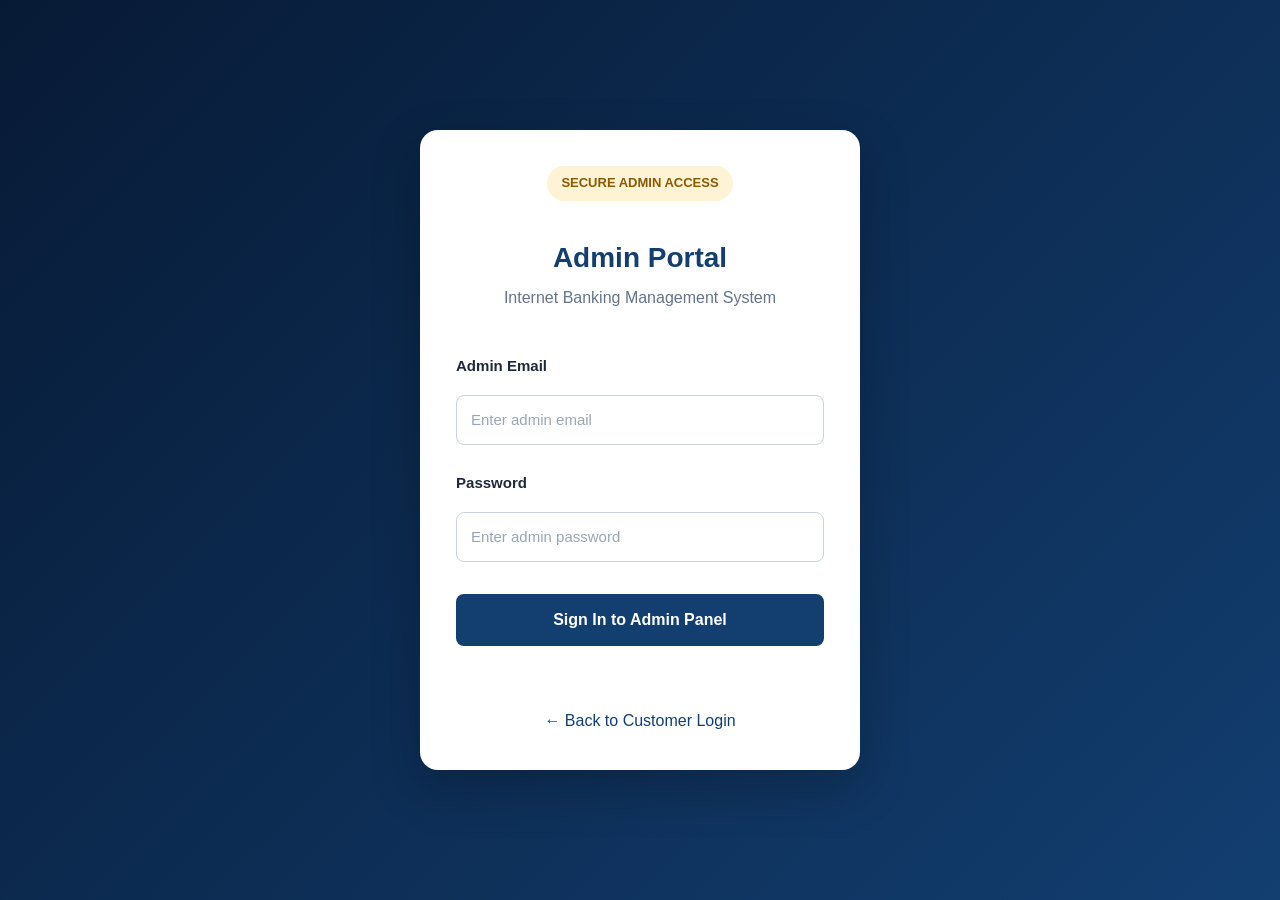
<file: frontend/admin-accounts.html>
<!doctype html>
<html lang="en">
  <head>
    <meta charset="UTF-8" />
    <meta name="viewport" content="width=device-width, initial-scale=1.0" />
    <title>Admin - Account Management</title>
    <link rel="stylesheet" href="css/style.css" />

    <style>
      .admin-page {
        max-width: 1200px;
        margin: 35px auto;
        padding: 20px;
      }

      .admin-header {
        display: flex;
        justify-content: space-between;
        align-items: center;
        gap: 15px;
        flex-wrap: wrap;
        margin-bottom: 25px;
      }

      .admin-header h1 {
        margin: 0;
        color: #14213d;
      }

      .account-controls {
        display: flex;
        gap: 10px;
        flex-wrap: wrap;
        margin-bottom: 20px;
      }

      .account-controls input,
      .account-controls select {
        padding: 10px;
        border: 1px solid #cbd5e1;
        border-radius: 6px;
        min-width: 180px;
      }

      .account-table-wrapper {
        overflow-x: auto;
        background: white;
        border-radius: 10px;
        box-shadow: 0 3px 12px rgba(0, 0, 0, 0.08);
      }

      .account-table {
        width: 100%;
        border-collapse: collapse;
        min-width: 850px;
      }

      .account-table th,
      .account-table td {
        padding: 13px;
        border-bottom: 1px solid #e2e8f0;
        text-align: left;
      }

      .account-table th {
        background: #14213d;
        color: white;
      }

      .account-table tr:hover {
        background: #f8fafc;
      }

      .status {
        display: inline-block;
        padding: 5px 9px;
        border-radius: 15px;
        font-size: 12px;
        font-weight: bold;
      }

      .status-active {
        background: #dcfce7;
        color: #166534;
      }

      .status-blocked {
        background: #fee2e2;
        color: #991b1b;
      }

      .status-other {
        background: #fef3c7;
        color: #92400e;
      }

      .account-message {
        margin: 15px 0;
        font-weight: 500;
      }

      .back-link {
        color: #1d4ed8;
        text-decoration: none;
      }

      .back-link:hover {
        text-decoration: underline;
      }

      .warning-text {
        color: #b45309;
        font-size: 12px;
      }
    </style>
  </head>

  <body>
    <main class="admin-page">
      <header class="admin-header">
        <div>
          <h1>Account Management</h1>
          <p>View and search customer bank accounts.</p>
        </div>

        <div>
          <a class="back-link" href="admin-dashboard.html">
            ← Back to Dashboard
          </a>
          <button type="button" id="refreshAccounts">Refresh</button>
          <button type="button" id="adminLogoutButton">Logout</button>
        </div>
      </header>

      <div class="account-controls">
        <input
          type="search"
          id="accountSearch"
          placeholder="Search account or customer ID"
          aria-label="Search accounts"
        />

        <select id="accountTypeFilter" aria-label="Filter by account type">
          <option value="">All account types</option>
          <option value="SAVINGS">Savings</option>
          <option value="CURRENT">Current</option>
        </select>

        <select id="accountStatusFilter" aria-label="Filter by account status">
          <option value="">All statuses</option>
          <option value="ACTIVE">Active</option>
          <option value="BLOCKED">Blocked</option>
          <option value="INACTIVE">Inactive</option>
        </select>
      </div>

      <p id="accountMessage" class="account-message" role="status">
        Loading accounts...
      </p>

      <p>
        Total accounts displayed:
        <strong id="accountCount">0</strong>
      </p>

      <div class="account-table-wrapper">
        <table class="account-table">
          <thead>
            <tr>
              <th>Account Number</th>
              <th>Customer ID</th>
              <th>Account Type</th>
              <th>Balance</th>
              <th>Status</th>
              <th>Created At</th>
              <th>Action</th>
            </tr>
          </thead>

          <tbody id="accountsTableBody">
            <tr>
              <td colspan="6">Loading accounts...</td>
            </tr>
          </tbody>
        </table>
      </div>
    </main>

    <script src="js/admin-accounts.js"></script>
  </body>
</html>
</file>
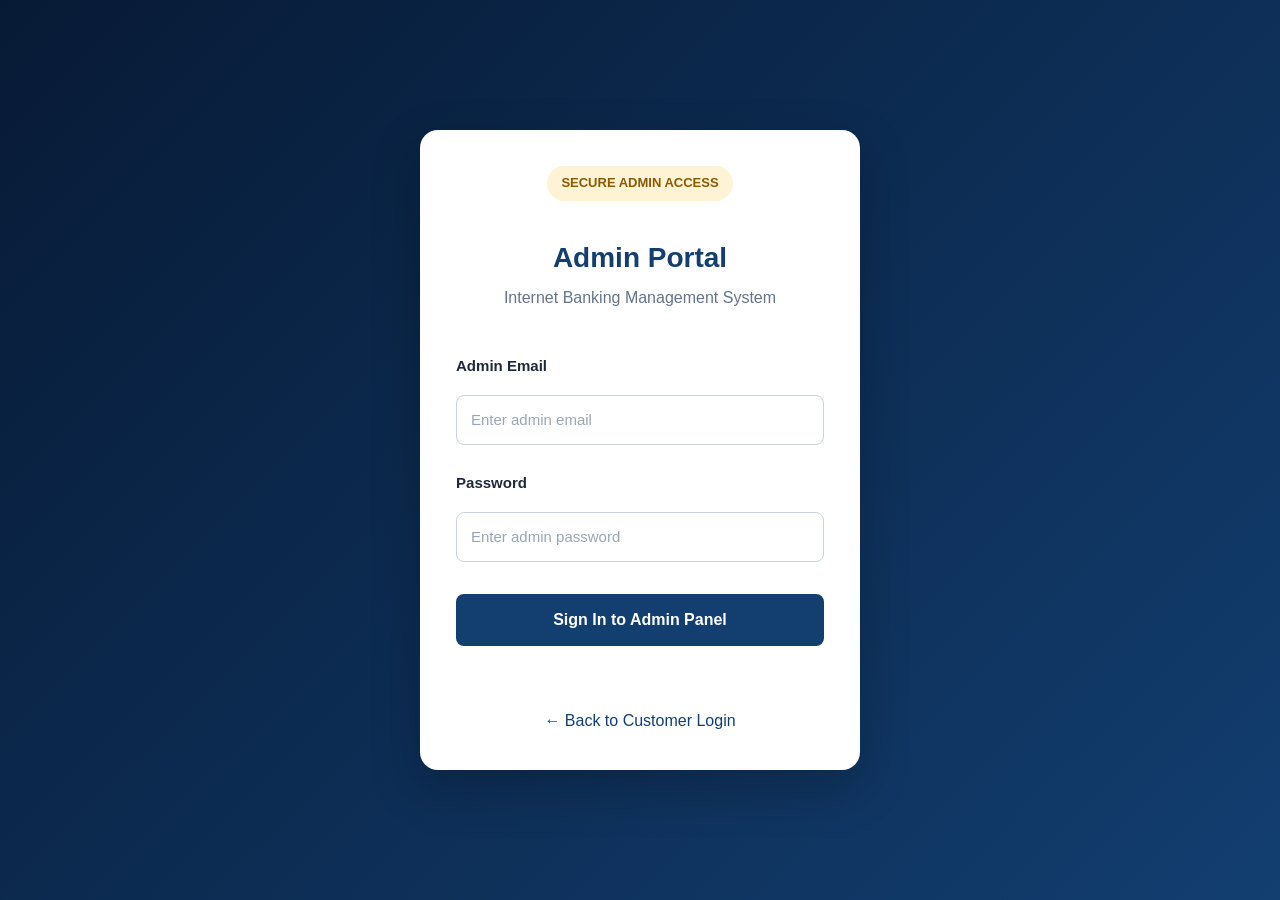
<file: frontend/admin-customers.html>
<!DOCTYPE html>
<html lang="en">
<head>
    <meta charset="UTF-8">
    <meta name="viewport" content="width=device-width, initial-scale=1.0">
    <title>Customer Management | Admin Portal</title>
    <link rel="stylesheet" href="css/style.css">

    <style>
        * { box-sizing: border-box; }

        body {
            margin: 0;
            background: #f3f6fb;
            color: #1e293b;
            font-family: Arial, sans-serif;
        }

        .admin-header {
            background: #071a35;
            color: white;
            padding: 18px 5%;
            display: flex;
            align-items: center;
            justify-content: space-between;
            gap: 15px;
            flex-wrap: wrap;
        }

        .admin-header h1 { margin: 0; font-size: 23px; }

        .admin-header a {
            color: #f5d47b;
            text-decoration: none;
        }

        .container {
            max-width: 1250px;
            margin: auto;
            padding: 28px 20px;
        }

        .page-heading {
            display: flex;
            align-items: center;
            justify-content: space-between;
            gap: 15px;
            flex-wrap: wrap;
            margin-bottom: 22px;
        }

        .page-heading h2 { margin: 0 0 8px; color: #123e70; }
        .page-heading p { margin: 0; color: #64748b; }

        .panel {
            background: white;
            border: 1px solid #e1e8f0;
            border-radius: 12px;
            padding: 22px;
            box-shadow: 0 4px 15px rgba(7, 26, 53, .04);
        }

        .toolbar {
            display: flex;
            gap: 12px;
            flex-wrap: wrap;
            margin-bottom: 18px;
        }

        .toolbar input, .toolbar select {
            flex: 1;
            min-width: 180px;
            padding: 11px 12px;
            border: 1px solid #cbd5e1;
            border-radius: 7px;
            background: white;
            font-size: 14px;
        }

        button {
            padding: 11px 15px;
            border: none;
            border-radius: 7px;
            background: #123e70;
            color: white;
            font-weight: bold;
            cursor: pointer;
        }

        button:hover { background: #0b2d52; }
        button:disabled { opacity: .6; cursor: not-allowed; }

        .table-wrapper { overflow-x: auto; }

        table {
            width: 100%;
            border-collapse: collapse;
            min-width: 950px;
        }

        th, td {
            padding: 13px 12px;
            border-bottom: 1px solid #e5eaf1;
            text-align: left;
            font-size: 14px;
            vertical-align: middle;
        }

        th {
            background: #edf3fa;
            color: #123e70;
            white-space: nowrap;
        }

        .status {
            display: inline-block;
            padding: 5px 9px;
            border-radius: 20px;
            background: #e2e8f0;
            color: #334155;
            font-size: 12px;
            font-weight: bold;
        }

        .status-active { background: #dcfce7; color: #166534; }
        .status-blocked { background: #fee2e2; color: #991b1b; }
        .status-inactive { background: #e2e8f0; color: #475569; }
        .status-kyc_required { background: #fef3c7; color: #92400e; }

        .actions {
            display: flex;
            align-items: center;
            gap: 8px;
            min-width: 180px;
        }

        .actions select {
            width: 120px;
            padding: 8px;
            border: 1px solid #cbd5e1;
            border-radius: 6px;
        }

        .actions button {
            padding: 8px 10px;
            background: #b38724;
            color: #071a35;
        }

        #customerMessage {
            margin: 0 0 16px;
            overflow-wrap: anywhere;
        }

        .count { color: #64748b; margin: 0 0 14px; font-size: 14px; }

        @media (max-width: 600px) {
            .container { padding: 20px 12px; }
            .panel { padding: 14px; }
            .admin-header { padding: 16px; }
        }
    </style>
</head>

<body>
    <header class="admin-header">
        <h1>Customer Management</h1>
        <a href="admin-dashboard.html">← Back to Dashboard</a>
    </header>

    <main class="container">
        <section class="page-heading">
            <div>
                <h2>Registered Customers</h2>
                <p>View customer information and manage customer status.</p>
            </div>
            <button type="button" id="refreshCustomers">Refresh Customers</button>
        </section>

        <section class="panel">
            <div id="customerMessage" role="status" aria-live="polite"></div>

            <div class="toolbar">
                <input
                    type="search"
                    id="customerSearch"
                    placeholder="Search name, email, phone or ID..."
                    aria-label="Search customers"
                >

                <select id="statusFilter" aria-label="Filter by status">
                    <option value="">All statuses</option>
                    <option value="ACTIVE">ACTIVE</option>
                    <option value="BLOCKED">BLOCKED</option>
                    <option value="INACTIVE">INACTIVE</option>
                    <option value="KYC_REQUIRED">KYC_REQUIRED</option>
                </select>
            </div>

            <p class="count" id="customerCount">Loading customers...</p>

            <div class="table-wrapper">
                <table>
                    <thead>
                        <tr>
                            <th>Customer ID</th>
                            <th>Name</th>
                            <th>Email</th>
                            <th>Phone</th>
                            <th>Address</th>
                            <th>Date of Birth</th>
                            <th>Status</th>
                            <th>Registered At</th>
                            <th>Manage Status</th>
                        </tr>
                    </thead>

                    <tbody id="customersTableBody">
                        <tr>
                            <td colspan="9">Loading customers...</td>
                        </tr>
                    </tbody>
                </table>
            </div>
        </section>
    </main>

    <script src="js/admin-customers.js"></script>
</body>
</html>
</file>
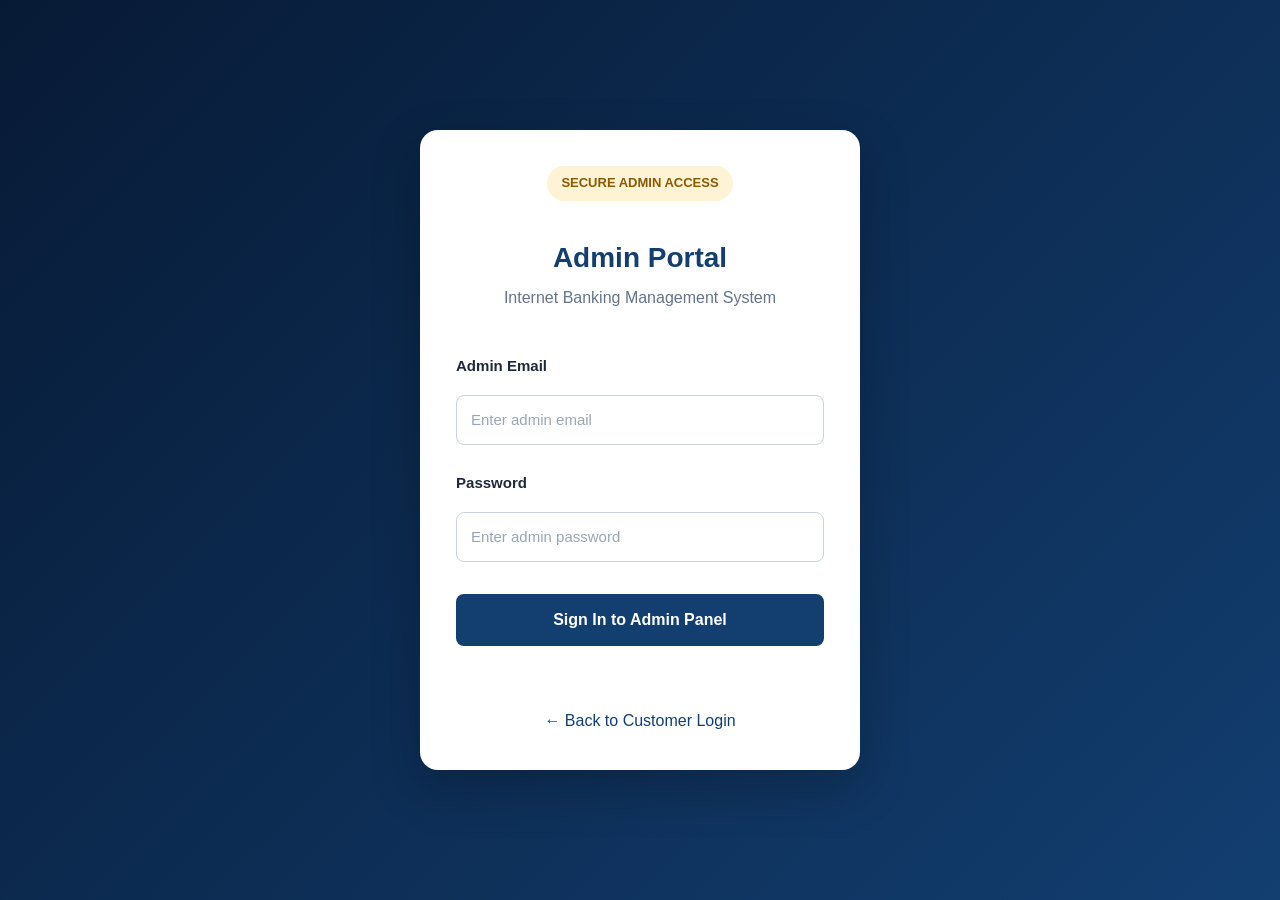
<file: frontend/admin-dashboard.html>
<!DOCTYPE html>
<html lang="en">
<head>
    <meta charset="UTF-8">
    <meta name="viewport" content="width=device-width, initial-scale=1.0">
    <title>Admin Dashboard | Internet Banking</title>
    <link rel="stylesheet" href="css/style.css">

    <style>
        :root {
            --navy: #071a35;
            --blue: #123e70;
            --gold: #d4a63b;
            --background: #f3f6fb;
            --text: #1e293b;
            --muted: #64748b;
        }

        * { box-sizing: border-box; }

        body {
            margin: 0;
            background: var(--background);
            color: var(--text);
            font-family: Arial, sans-serif;
        }

        .admin-header {
            background: var(--navy);
            color: white;
            padding: 18px 5%;
            display: flex;
            justify-content: space-between;
            align-items: center;
            gap: 16px;
            flex-wrap: wrap;
        }

        .admin-header h1 {
            margin: 0;
            font-size: 23px;
        }

        .admin-header p {
            margin: 6px 0 0;
            color: #dbe6f4;
            font-size: 14px;
        }

        .header-actions {
            display: flex;
            gap: 10px;
            align-items: center;
        }

        .header-actions button {
            border: 1px solid var(--gold);
            border-radius: 7px;
            padding: 10px 15px;
            cursor: pointer;
            font-weight: bold;
        }

        #refreshDashboard {
            background: transparent;
            color: white;
        }

        #adminLogoutButton {
            background: var(--gold);
            color: var(--navy);
        }

        .admin-container {
            max-width: 1250px;
            margin: 0 auto;
            padding: 28px 20px 50px;
        }

        .welcome-section {
            display: flex;
            justify-content: space-between;
            align-items: center;
            gap: 16px;
            flex-wrap: wrap;
            margin-bottom: 24px;
        }

        .welcome-section h2 {
            margin: 0 0 7px;
            color: var(--navy);
        }

        .welcome-section p {
            margin: 0;
            color: var(--muted);
        }

        .admin-role {
            display: inline-block;
            padding: 7px 12px;
            border-radius: 20px;
            background: #fff0c7;
            color: #795500;
            font-size: 12px;
            font-weight: bold;
        }

        .stats-grid {
            display: grid;
            grid-template-columns: repeat(4, minmax(0, 1fr));
            gap: 18px;
            margin-bottom: 28px;
        }

        .stat-card {
            background: white;
            border-radius: 12px;
            padding: 22px;
            border: 1px solid #e1e8f0;
            box-shadow: 0 4px 15px rgba(7, 26, 53, 0.04);
        }

        .stat-card .stat-label {
            color: var(--muted);
            font-size: 14px;
        }

        .stat-card h3 {
            margin: 13px 0 0;
            color: var(--blue);
            font-size: 28px;
            overflow-wrap: anywhere;
        }

        .section-title {
            color: var(--navy);
            margin: 0 0 16px;
            font-size: 20px;
        }

        .feature-grid {
            display: grid;
            grid-template-columns: repeat(3, minmax(0, 1fr));
            gap: 18px;
        }

        .feature-card {
            background: white;
            border: 1px solid #e1e8f0;
            border-radius: 12px;
            padding: 22px;
        }

        .feature-card h3 {
            color: var(--blue);
            margin: 0 0 10px;
        }

        .feature-card p {
            color: var(--muted);
            font-size: 14px;
            line-height: 1.6;
            min-height: 45px;
        }

        .feature-card a {
            display: inline-block;
            color: var(--blue);
            font-weight: bold;
            text-decoration: none;
            margin-top: 8px;
        }

        .feature-card a:hover {
            color: #9a710e;
            text-decoration: underline;
        }

        .notice {
            background: white;
            padding: 16px;
            border-radius: 9px;
            border-left: 4px solid var(--gold);
            margin-bottom: 24px;
            color: var(--muted);
            line-height: 1.5;
        }

        #dashboardMessage {
            margin: 0 0 20px;
            overflow-wrap: anywhere;
        }

        .admin-footer {
            text-align: center;
            color: var(--muted);
            font-size: 13px;
            padding: 24px 12px;
        }

        @media (max-width: 900px) {
            .stats-grid { grid-template-columns: repeat(2, minmax(0, 1fr)); }
            .feature-grid { grid-template-columns: repeat(2, minmax(0, 1fr)); }
        }

        @media (max-width: 560px) {
            .stats-grid, .feature-grid { grid-template-columns: 1fr; }
            .admin-container { padding: 20px 14px 35px; }
            .admin-header { padding: 16px; }
        }
    </style>
</head>

<body>
    <header class="admin-header">
        <div>
            <h1>Internet Banking | Admin Portal</h1>
            <p>Banking operations and management</p>
        </div>

        <div class="header-actions">
            <button type="button" id="refreshDashboard">Refresh</button>
            <button type="button" id="adminLogoutButton">Logout</button>
        </div>
    </header>

    <main class="admin-container">
        <section class="welcome-section">
            <div>
                <h2 id="adminWelcome">Welcome, Administrator</h2>
                <p id="adminEmailDisplay">Loading admin profile...</p>
            </div>
            <span class="admin-role" id="adminRoleDisplay">ADMIN</span>
        </section>

        <div id="dashboardMessage" role="status" aria-live="polite"></div>

        <div class="notice">
            <strong>Admin workspace:</strong>
            Review banking activity and manage customer and account records.
            Only use status controls for authorized administrative actions.
        </div>

        <section aria-labelledby="overviewTitle">
            <h2 class="section-title" id="overviewTitle">Dashboard Overview</h2>

            <div class="stats-grid">
                <article class="stat-card">
                    <div class="stat-label">Total Customers</div>
                    <h3 id="totalCustomers">—</h3>
                </article>

                <article class="stat-card">
                    <div class="stat-label">Total Accounts</div>
                    <h3 id="totalAccounts">—</h3>
                </article>

                <article class="stat-card">
                    <div class="stat-label">Total Transactions</div>
                    <h3 id="totalTransactions">—</h3>
                </article>

                <article class="stat-card">
                    <div class="stat-label">Financial Summary</div>
                    <h3 id="financialSummary">—</h3>
                </article>
            </div>
        </section>

        <section aria-labelledby="managementTitle">
            <h2 class="section-title" id="managementTitle">Administration</h2>

            <div class="feature-grid">
                <article class="feature-card">
                    <h3>Customer Management</h3>
                    <p>Review registered customers and their account status.</p>
                    <a href="admin-customers.html">Manage Customers →</a>
                </article>

                <article class="feature-card">
                    <h3>Account Management</h3>
                    <p>Review bank accounts and authorized status changes.</p>
                    <a href="admin-accounts.html">Manage Accounts →</a>
                </article>

                <article class="feature-card">
                    <h3>Transaction Records</h3>
                    <p>Review transaction activity and search records.</p>
                    <a href="admin-transactions.html">View Transactions →</a>
                </article>

                <article class="feature-card">
                    <h3>Financial Reports</h3>
                    <p>Review the financial summary provided by the backend.</p>
                    <a href="admin-reports.html">View Reports →</a>
                </article>
            </div>
        </section>
    </main>

    <footer class="admin-footer">
        Internet Banking System · Administrative Access
    </footer>

    <script src="js/admin-dashboard.js"></script>
</body>
</html>
</file>
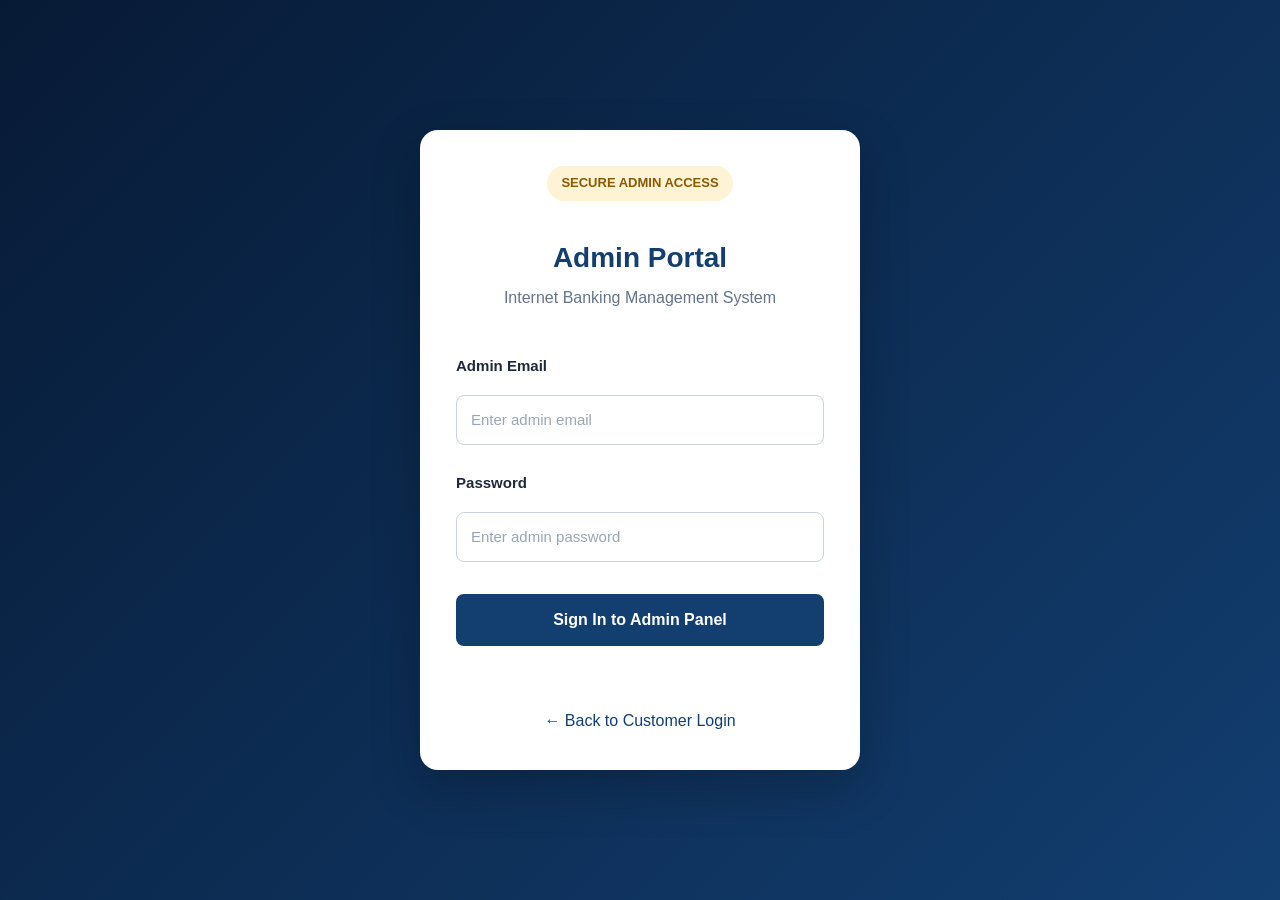
<file: frontend/admin-login.html>
<!DOCTYPE html>
<html lang="en">
<head>
    <meta charset="UTF-8">
    <meta name="viewport" content="width=device-width, initial-scale=1.0">
    <title>Admin Login | Internet Banking</title>
    <link rel="stylesheet" href="css/style.css">

    <style>
        .admin-login-page {
            min-height: 100vh;
            display: flex;
            align-items: center;
            justify-content: center;
            padding: 24px;
            background: linear-gradient(135deg, #071a35, #123e70);
        }

        .admin-login-card {
            width: 100%;
            max-width: 440px;
            padding: 36px;
            background: #fff;
            border-radius: 18px;
            box-shadow: 0 18px 50px rgba(0, 0, 0, 0.22);
        }

        .admin-brand {
            text-align: center;
            margin-bottom: 28px;
        }

        .admin-brand h1 {
            color: #123e70;
            margin-bottom: 8px;
            font-size: 28px;
        }

        .admin-brand p {
            color: #64748b;
            margin: 0;
        }

        .admin-badge {
            display: inline-block;
            margin-bottom: 16px;
            padding: 7px 14px;
            border-radius: 20px;
            background: #fff3d5;
            color: #8a5b00;
            font-size: 13px;
            font-weight: 700;
        }

        .admin-login-card label {
            display: block;
            margin: 16px 0 7px;
            color: #1e293b;
            font-weight: 600;
        }

        .admin-login-card input {
            width: 100%;
            box-sizing: border-box;
            padding: 12px 14px;
            border: 1px solid #cbd5e1;
            border-radius: 8px;
            font-size: 15px;
        }

        .admin-login-card input:focus {
            outline: 2px solid #c69b35;
            border-color: #c69b35;
        }

        .admin-login-card button {
            width: 100%;
            margin-top: 22px;
            padding: 13px;
            border: none;
            border-radius: 8px;
            background: #123e70;
            color: #fff;
            font-size: 16px;
            font-weight: 700;
            cursor: pointer;
        }

        .admin-login-card button:hover {
            background: #0b2d52;
        }

        .admin-login-card button:disabled {
            opacity: 0.65;
            cursor: not-allowed;
        }

        #adminLoginMessage {
            margin-top: 16px;
            font-size: 14px;
            overflow-wrap: anywhere;
        }

        .admin-back-link {
            display: block;
            margin-top: 22px;
            text-align: center;
            color: #123e70;
            text-decoration: none;
        }

        @media (max-width: 480px) {
            .admin-login-card {
                padding: 25px 20px;
            }
        }
    </style>
</head>

<body>
    <main class="admin-login-page">
        <section class="admin-login-card">
            <div class="admin-brand">
                <span class="admin-badge">SECURE ADMIN ACCESS</span>
                <h1>Admin Portal</h1>
                <p>Internet Banking Management System</p>
            </div>

            <form id="adminLoginForm">
                <label for="adminEmail">Admin Email</label>
                <input
                    type="email"
                    id="adminEmail"
                    name="email"
                    placeholder="Enter admin email"
                    autocomplete="username"
                    required
                >

                <label for="adminPassword">Password</label>
                <input
                    type="password"
                    id="adminPassword"
                    name="password"
                    placeholder="Enter admin password"
                    autocomplete="current-password"
                    required
                >

                <button type="submit" id="adminLoginButton">
                    Sign In to Admin Panel
                </button>

                <p id="adminLoginMessage" role="status" aria-live="polite"></p>
            </form>

            <a href="index.html" class="admin-back-link">
                ← Back to Customer Login
            </a>
        </section>
    </main>

    <script src="js/api.js"></script>
    <script src="js/admin-login.js"></script>
</body>
</html>
</file>
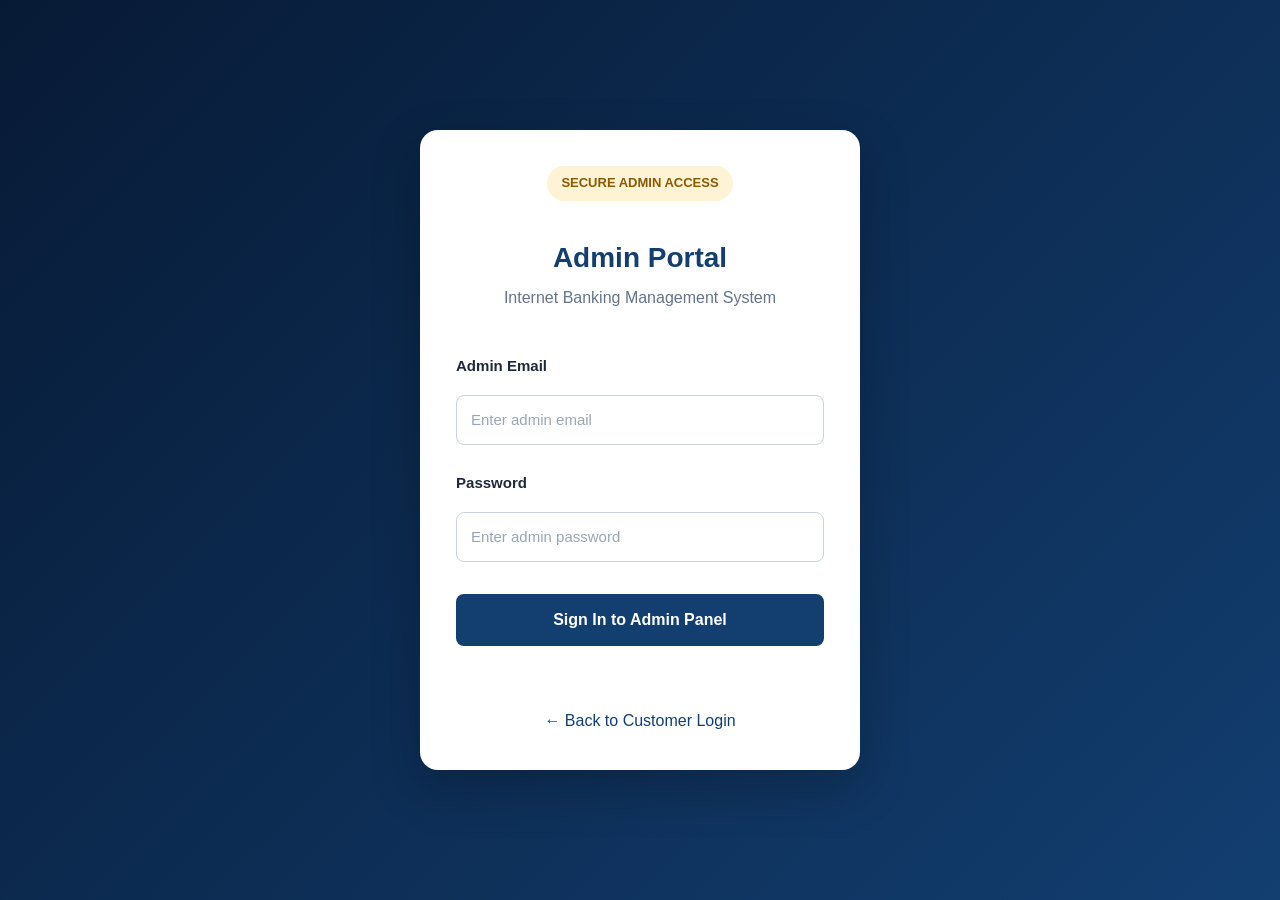
<file: frontend/admin-reports.html>
<!DOCTYPE html>
<html lang="en">
<head>
    <meta charset="UTF-8">
    <meta name="viewport" content="width=device-width, initial-scale=1.0">
    <title>Financial Reports | Banking Admin</title>

    <style>
        * {
            box-sizing: border-box;
            margin: 0;
            padding: 0;
        }

        body {
            font-family: Arial, sans-serif;
            background: #f4f6fa;
            color: #1e293b;
        }

        header {
            background: #0f172a;
            color: white;
            padding: 22px 6%;
            display: flex;
            justify-content: space-between;
            align-items: center;
            gap: 16px;
        }

        header h1 {
            font-size: 23px;
        }

        header a {
            color: #fbbf24;
            text-decoration: none;
        }

        main {
            max-width: 1200px;
            margin: 30px auto;
            padding: 0 20px;
        }

        .page-heading {
            display: flex;
            justify-content: space-between;
            align-items: center;
            flex-wrap: wrap;
            gap: 15px;
            margin-bottom: 22px;
        }

        .page-heading p {
            color: #64748b;
            margin-top: 8px;
        }

        button {
            border: none;
            border-radius: 6px;
            padding: 11px 17px;
            background: #1d4ed8;
            color: white;
            cursor: pointer;
            font-weight: 600;
        }

        button:hover {
            background: #1e40af;
        }

        .summary-grid {
            display: grid;
            grid-template-columns: repeat(auto-fit, minmax(220px, 1fr));
            gap: 18px;
            margin-bottom: 25px;
        }

        .summary-card {
            background: white;
            padding: 24px;
            border-radius: 10px;
            box-shadow: 0 3px 12px rgba(15, 23, 42, 0.06);
            border-left: 4px solid #2563eb;
        }

        .summary-card h3 {
            color: #64748b;
            font-size: 14px;
            margin-bottom: 12px;
        }

        .summary-card p {
            font-size: 25px;
            font-weight: bold;
            overflow-wrap: anywhere;
        }

        .report-section {
            background: white;
            padding: 24px;
            border-radius: 10px;
            box-shadow: 0 3px 12px rgba(15, 23, 42, 0.06);
        }

        .report-section h2 {
            margin-bottom: 18px;
            font-size: 19px;
        }

        .table-wrapper {
            overflow-x: auto;
        }

        table {
            width: 100%;
            border-collapse: collapse;
            min-width: 520px;
        }

        th, td {
            padding: 15px 12px;
            text-align: left;
            border-bottom: 1px solid #e2e8f0;
        }

        th {
            background: #f8fafc;
            color: #475569;
            font-size: 13px;
        }

        td {
            font-size: 14px;
        }

        #reportMessage {
            margin-bottom: 18px;
            font-size: 14px;
        }

        .warning-text {
            color: #b91c1c;
            font-weight: 600;
        }

        .type-badge {
            display: inline-block;
            background: #e0e7ff;
            color: #3730a3;
            padding: 5px 9px;
            border-radius: 20px;
            font-size: 12px;
            font-weight: 600;
        }

        @media (max-width: 600px) {
            header {
                align-items: flex-start;
                flex-direction: column;
            }

            .summary-card p {
                font-size: 22px;
            }

            .report-section {
                padding: 15px;
            }
        }
    </style>
</head>

<body>
    <header>
        <h1>Banking Admin Panel</h1>
        <nav>
            <a href="admin-dashboard.html">Dashboard</a>
            &nbsp; | &nbsp;
            <a href="admin-transactions.html">Transactions</a>
            &nbsp; | &nbsp;
            <a href="#" id="adminLogoutButton">Logout</a>
        </nav>
    </header>

    <main>
        <div class="page-heading">
            <div>
                <h2>Financial Reports</h2>
                <p>Transaction summary grouped by transaction type.</p>
            </div>

            <button type="button" id="refreshReports">
                Refresh Reports
            </button>
        </div>

        <p id="reportMessage">Loading financial reports...</p>

        <section class="summary-grid">
            <article class="summary-card">
                <h3>Transaction Types</h3>
                <p id="transactionTypeCount">—</p>
            </article>

            <article class="summary-card">
                <h3>Total Transactions</h3>
                <p id="totalTransactions">—</p>
            </article>

            <article class="summary-card">
                <h3>Combined Report Amount</h3>
                <p id="totalReportAmount">—</p>
            </article>
        </section>

        <section class="report-section">
            <h2>Transaction Breakdown</h2>

            <div class="table-wrapper">
                <table>
                    <thead>
                        <tr>
                            <th>Transaction Type</th>
                            <th>Transaction Count</th>
                            <th>Total Amount</th>
                        </tr>
                    </thead>

                    <tbody id="financialReportsTableBody">
                        <tr>
                            <td colspan="3">Loading report data...</td>
                        </tr>
                    </tbody>
                </table>
            </div>
        </section>
    </main>

    <script src="js/admin-reports.js"></script>
</body>
</html>
</file>
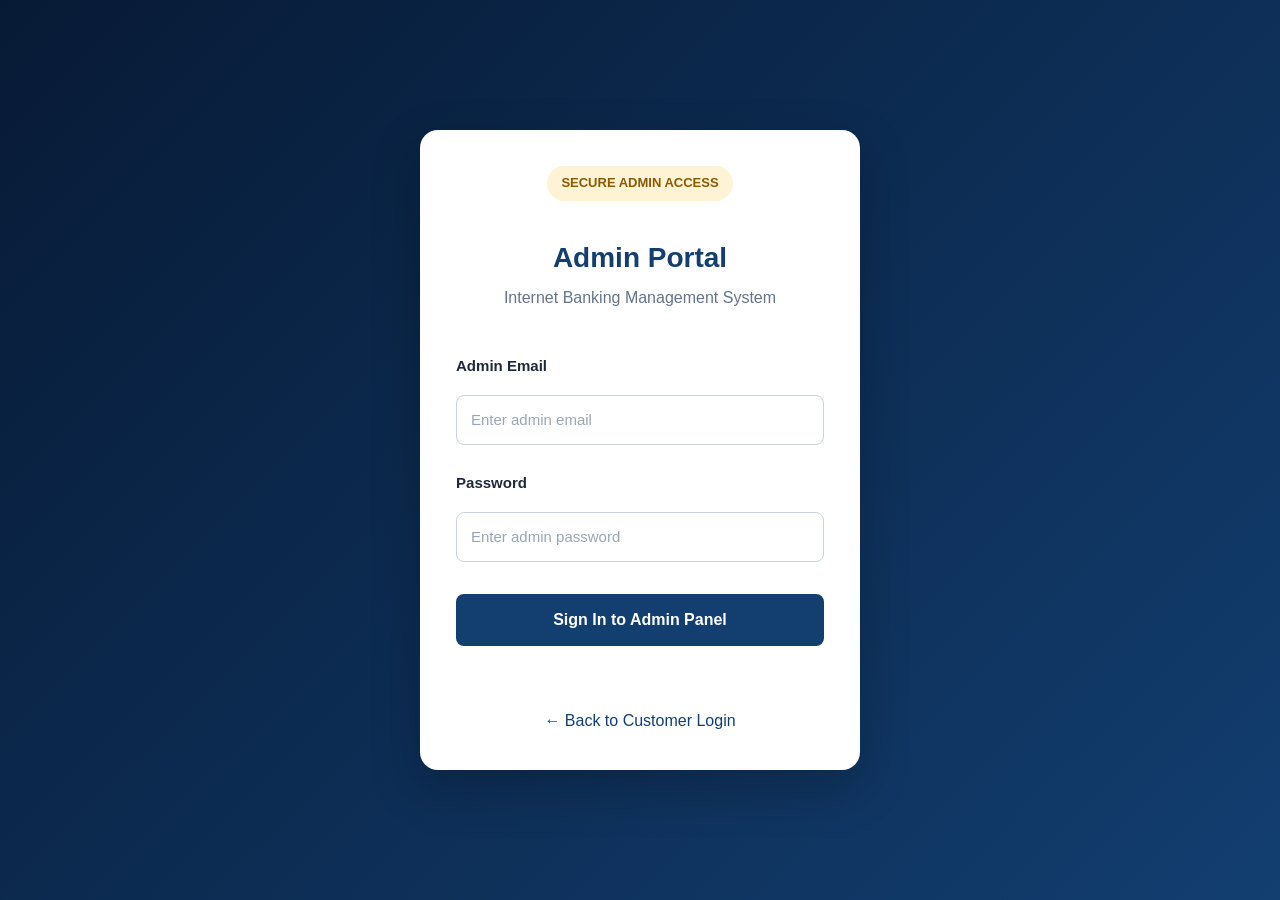
<file: frontend/admin-transactions.html>
<!DOCTYPE html>
<html lang="en">
<head>
    <meta charset="UTF-8">
    <meta name="viewport" content="width=device-width, initial-scale=1.0">
    <title>Admin - Transaction Management</title>
    <link rel="stylesheet" href="css/style.css">

    <style>
        .admin-page {
            max-width: 1250px;
            margin: 35px auto;
            padding: 20px;
        }

        .admin-header {
            display: flex;
            justify-content: space-between;
            align-items: center;
            flex-wrap: wrap;
            gap: 15px;
            margin-bottom: 25px;
        }

        .admin-header h1 {
            margin: 0;
            color: #14213d;
        }

        .account-controls {
            display: flex;
            gap: 10px;
            flex-wrap: wrap;
            margin-bottom: 20px;
        }

        .account-controls input,
        .account-controls select {
            padding: 10px;
            border: 1px solid #cbd5e1;
            border-radius: 6px;
            min-width: 170px;
        }

        .table-wrapper {
            overflow-x: auto;
            background: white;
            border-radius: 10px;
            box-shadow: 0 3px 12px rgba(0, 0, 0, 0.08);
        }

        .transaction-table {
            width: 100%;
            min-width: 1050px;
            border-collapse: collapse;
        }

        .transaction-table th,
        .transaction-table td {
            padding: 13px;
            text-align: left;
            border-bottom: 1px solid #e2e8f0;
        }

        .transaction-table th {
            background: #14213d;
            color: white;
        }

        .transaction-table tbody tr:hover {
            background: #f8fafc;
        }

        .status {
            display: inline-block;
            padding: 5px 9px;
            border-radius: 15px;
            font-size: 12px;
            font-weight: bold;
        }

        .status-success {
            background: #dcfce7;
            color: #166534;
        }

        .status-failed {
            background: #fee2e2;
            color: #991b1b;
        }

        .status-pending {
            background: #fef3c7;
            color: #92400e;
        }

        .status-other {
            background: #e2e8f0;
            color: #334155;
        }

        .transaction-message {
            margin: 15px 0;
            font-weight: 500;
        }

        .warning-text {
            color: #b45309;
            font-size: 12px;
        }

        .back-link {
            color: #1d4ed8;
            text-decoration: none;
            margin-right: 12px;
        }

        .back-link:hover {
            text-decoration: underline;
        }
    </style>
</head>

<body>
    <main class="admin-page">
        <header class="admin-header">
            <div>
                <h1>Transaction Management</h1>
                <p>View and search banking transactions.</p>
            </div>

            <div>
                <a class="back-link" href="admin-dashboard.html">
                    ← Dashboard
                </a>

                <button type="button" id="refreshTransactions">
                    Refresh
                </button>

                <button type="button" id="adminLogoutButton">
                    Logout
                </button>
            </div>
        </header>

        <div class="account-controls">
            <input
                type="search"
                id="transactionSearch"
                placeholder="Search transaction or account"
                aria-label="Search transactions"
            >

            <select id="transactionTypeFilter" aria-label="Filter transaction type">
                <option value="">All transaction types</option>
                <option value="DEPOSIT">Deposit</option>
                <option value="WITHDRAWAL">Withdrawal</option>
                <option value="TRANSFER">Transfer</option>
            </select>

            <select id="transactionStatusFilter" aria-label="Filter transaction status">
                <option value="">All statuses</option>
                <option value="PENDING">Pending</option>
                <option value="SUCCESS">Success</option>
                <option value="SUCCESSFUL">Successful</option>
                <option value="COMPLETED">Completed</option>
                <option value="FAILED">Failed</option>
                <option value="REJECTED">Rejected</option>
                <option value="CANCELLED">Cancelled</option>
            </select>
        </div>

        <p id="transactionMessage" class="transaction-message" role="status">
            Loading transactions...
        </p>

        <p>
            Transactions displayed:
            <strong id="transactionCount">0</strong>
        </p>

        <div class="table-wrapper">
            <table class="transaction-table">
                <thead>
                    <tr>
                        <th>Transaction ID</th>
                        <th>From Account</th>
                        <th>To Account</th>
                        <th>Type</th>
                        <th>Amount</th>
                        <th>Status</th>
                        <th>Description</th>
                        <th>Transaction Date</th>
                    </tr>
                </thead>

                <tbody id="transactionsTableBody">
                    <tr>
                        <td colspan="8">Loading transactions...</td>
                    </tr>
                </tbody>
            </table>
        </div>
    </main>

    <script src="js/admin-transactions.js"></script>
</body>
</html>
</file>
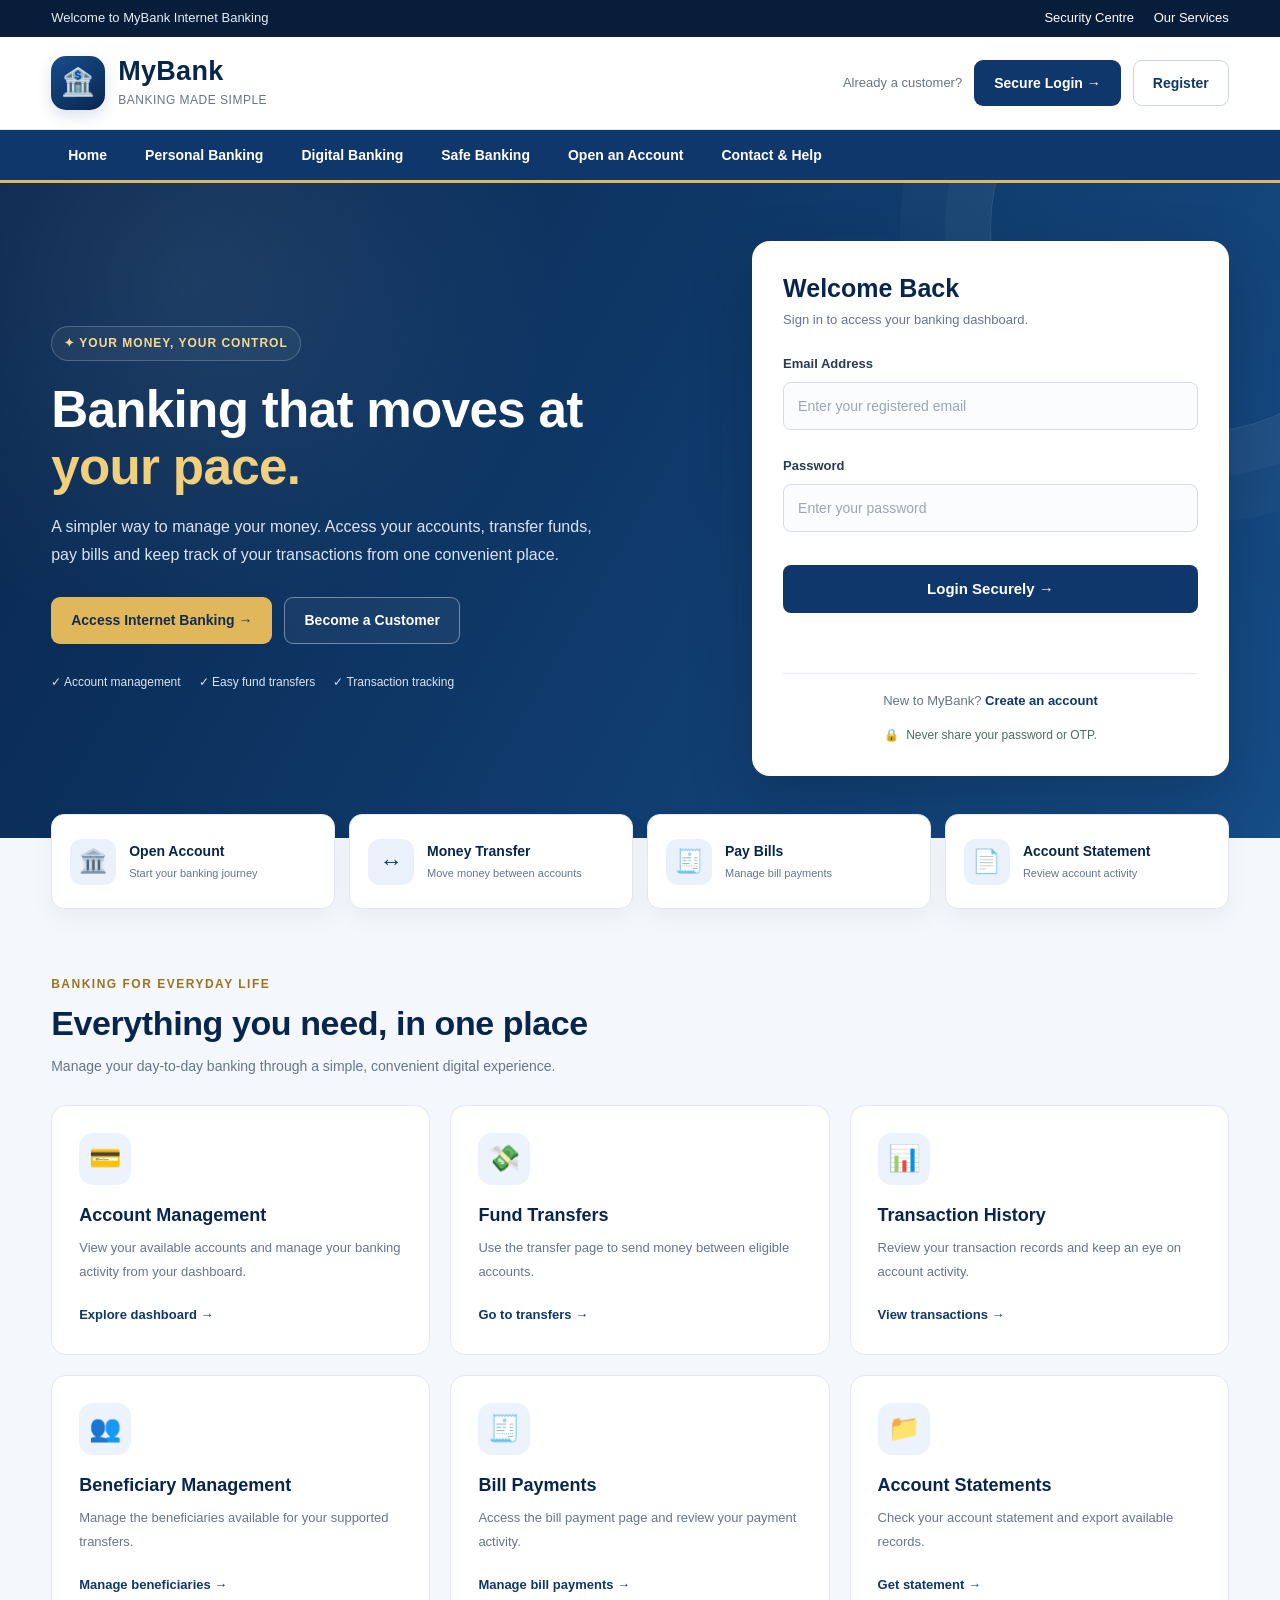
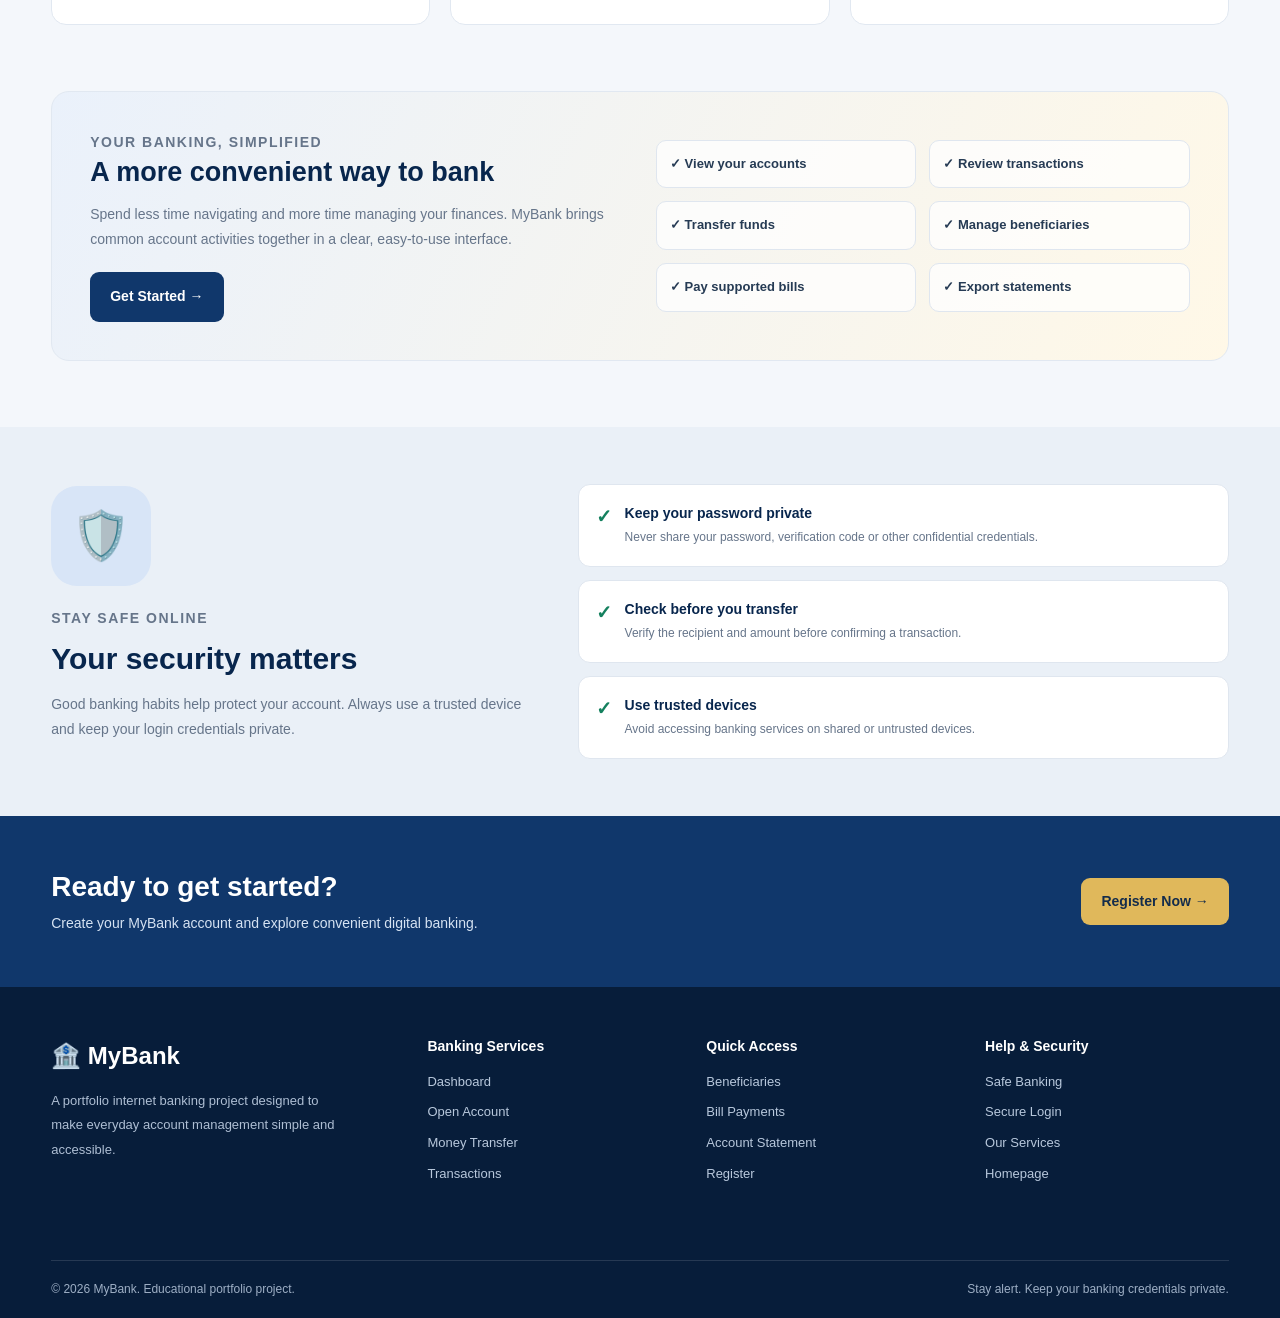
<file: frontend/beneficiaries.html>
```html
<!DOCTYPE html>
<html lang="en">
<head>
    <meta charset="UTF-8">
    <meta name="viewport" content="width=device-width, initial-scale=1.0">
    <title>Beneficiaries | MyBank</title>
    <link rel="stylesheet" href="css/style.css">

    <style>
        .beneficiaries-page {
            min-height: 100vh;
            background: #f3f6fb;
            color: #172b46;
            font-family: "Segoe UI", Arial, sans-serif;
        }

        .beneficiaries-page * {
            box-sizing: border-box;
        }

        .bp-topbar {
            padding: 9px 5%;
            background: #08294f;
            color: #e5edf8;
            font-size: 12px;
            letter-spacing: .3px;
        }

        .bp-header {
            padding: 22px 5%;
            background: #fff;
            border-bottom: 1px solid #e0e7f0;
            display: flex;
            justify-content: space-between;
            align-items: center;
            gap: 20px;
            flex-wrap: wrap;
        }

        .bp-brand {
            display: flex;
            align-items: center;
            gap: 14px;
        }

        .bp-brand-icon {
            width: 48px;
            height: 48px;
            display: grid;
            place-items: center;
            border-radius: 12px;
            background: #123b73;
            color: #fff;
            font-size: 23px;
            font-weight: 800;
        }

        .bp-brand h1 {
            margin: 0;
            color: #123b73;
            font-size: 25px;
            line-height: 1.2;
        }

        .bp-brand p {
            margin: 5px 0 0;
            color: #6b7789;
            font-size: 13px;
        }

        .bp-back {
            display: inline-flex;
            align-items: center;
            justify-content: center;
            gap: 8px;
            padding: 11px 17px;
            color: #123b73;
            background: #fff;
            border: 1px solid #cbd7e7;
            border-radius: 9px;
            font-size: 14px;
            font-weight: 650;
            text-decoration: none;
            transition: .2s ease;
        }

        .bp-back:hover {
            background: #edf3fb;
            color: #09264b;
        }

        .bp-nav {
            padding: 0 5%;
            background: #123b73;
            display: flex;
            align-items: center;
            gap: 7px;
            flex-wrap: wrap;
        }

        .bp-nav a {
            display: inline-block;
            padding: 14px 15px;
            color: #e8eff9;
            text-decoration: none;
            font-size: 13px;
            font-weight: 600;
            border-bottom: 3px solid transparent;
        }

        .bp-nav a:hover,
        .bp-nav a.active {
            color: #fff;
            background: rgba(255,255,255,.08);
            border-bottom-color: #d7ad55;
        }

        .bp-main {
            width: min(1180px, 92%);
            margin: 34px auto 55px;
        }

        .bp-breadcrumb {
            margin-bottom: 22px;
            color: #738198;
            font-size: 13px;
        }

        .bp-breadcrumb a {
            color: #245b99;
            text-decoration: none;
        }

        .bp-page-heading {
            display: flex;
            align-items: flex-end;
            justify-content: space-between;
            gap: 18px;
            flex-wrap: wrap;
            margin-bottom: 27px;
        }

        .bp-page-heading h2 {
            margin: 0;
            color: #102e55;
            font-size: clamp(25px, 3vw, 32px);
            letter-spacing: -.5px;
        }

        .bp-page-heading p {
            margin: 8px 0 0;
            color: #6b7789;
            font-size: 14px;
        }

        .bp-secure-label {
            display: inline-flex;
            align-items: center;
            gap: 7px;
            padding: 9px 13px;
            border: 1px solid #cce9dc;
            border-radius: 30px;
            background: #f0faf5;
            color: #16734e;
            font-size: 12px;
            font-weight: 700;
        }

        .bp-layout {
            display: grid;
            grid-template-columns: minmax(0, .9fr) minmax(0, 1.1fr);
            align-items: start;
            gap: 24px;
        }

        .bp-panel {
            min-width: 0;
            overflow: hidden;
            background: #fff;
            border: 1px solid #e0e7f0;
            border-radius: 16px;
            box-shadow: 0 8px 28px rgba(16, 42, 78, .06);
        }

        .bp-panel-heading {
            padding: 23px 24px;
            border-bottom: 1px solid #e7edf5;
        }

        .bp-heading-row {
            display: flex;
            align-items: center;
            gap: 13px;
        }

        .bp-heading-icon {
            flex: 0 0 43px;
            width: 43px;
            height: 43px;
            display: grid;
            place-items: center;
            border-radius: 12px;
            background: #eaf2fc;
            color: #164b83;
            font-size: 22px;
            font-weight: 700;
        }

        .bp-panel-heading h3 {
            margin: 0;
            color: #12345c;
            font-size: 19px;
        }

        .bp-panel-heading p {
            margin: 5px 0 0;
            color: #7b8798;
            font-size: 13px;
            line-height: 1.5;
        }

        .bp-form-body {
            padding: 24px;
        }

        .bp-form-body form {
            display: flex;
            flex-direction: column;
            gap: 8px;
        }

        .bp-form-body label {
            margin-top: 8px;
            color: #334761;
            font-size: 13px;
            font-weight: 700;
        }

        .bp-form-body input {
            width: 100%;
            min-height: 47px;
            padding: 12px 14px;
            color: #203651;
            background: #fff;
            border: 1px solid #ccd7e5;
            border-radius: 9px;
            font: inherit;
            font-size: 14px;
            transition: border-color .2s ease, box-shadow .2s ease;
        }

        .bp-form-body input::placeholder {
            color: #9aa6b7;
        }

        .bp-form-body input:focus {
            outline: none;
            border-color: #3479bf;
            box-shadow: 0 0 0 3px rgba(52,121,191,.12);
        }

        .bp-form-hint {
            margin: 0;
            color: #8490a1;
            font-size: 12px;
        }

        .bp-submit {
            min-height: 47px;
            margin-top: 17px;
            padding: 12px 18px;
            display: inline-flex;
            justify-content: center;
            align-items: center;
            gap: 8px;
            color: #fff;
            background: #123b73;
            border: 1px solid #123b73;
            border-radius: 9px;
            font: inherit;
            font-size: 14px;
            font-weight: 700;
            cursor: pointer;
            transition: .2s ease;
        }

        .bp-submit:hover:not(:disabled) {
            background: #09264b;
            transform: translateY(-1px);
        }

        .bp-submit:disabled {
            opacity: .6;
            cursor: not-allowed;
        }

        #beneficiaryMessage {
            min-height: 22px;
            margin: 10px 0 0;
            color: #52647a;
            font-size: 13px;
            overflow-wrap: anywhere;
        }

        .bp-list-header {
            padding: 22px 24px;
            display: flex;
            justify-content: space-between;
            align-items: center;
            gap: 12px;
            flex-wrap: wrap;
            border-bottom: 1px solid #e7edf5;
        }

        .bp-list-header h3 {
            margin: 0;
            color: #12345c;
            font-size: 19px;
        }

        .bp-list-header p {
            margin: 5px 0 0;
            color: #7b8798;
            font-size: 13px;
        }

        .bp-refresh {
            min-height: 39px;
            padding: 9px 13px;
            display: inline-flex;
            align-items: center;
            justify-content: center;
            gap: 6px;
            color: #123b73;
            background: #fff;
            border: 1px solid #cbd7e7;
            border-radius: 8px;
            font: inherit;
            font-size: 12px;
            font-weight: 700;
            cursor: pointer;
            transition: .2s ease;
        }

        .bp-refresh:hover {
            background: #edf3fb;
        }

        .bp-list-body {
            padding: 22px 24px;
        }

        #beneficiariesList {
            display: flex;
            flex-direction: column;
            gap: 14px;
        }

        #beneficiariesList > p {
            margin: 0;
            padding: 28px 12px;
            color: #7b8798;
            text-align: center;
            font-size: 13px;
        }

        /* Styling for common beneficiary-card structures generated by JavaScript */
        #beneficiariesList .beneficiary-card,
        #beneficiariesList .account-card {
            min-width: 0;
            padding: 18px;
            background: #fbfcfe;
            border: 1px solid #e1e8f1;
            border-radius: 12px;
            overflow-wrap: anywhere;
        }

        #beneficiariesList .beneficiary-card h3,
        #beneficiariesList .beneficiary-card h4,
        #beneficiariesList .account-card h3,
        #beneficiariesList .account-card h4 {
            margin-top: 0;
            color: #173e70;
        }

        #beneficiariesList button {
            min-height: 37px;
            margin: 8px 5px 0 0;
            padding: 8px 12px;
            border-radius: 7px;
            font: inherit;
            font-size: 12px;
            font-weight: 650;
            cursor: pointer;
        }

        .bp-info {
            margin-top: 23px;
            padding: 17px 20px;
            display: flex;
            align-items: flex-start;
            gap: 12px;
            background: #eef5fd;
            border: 1px solid #d8e7f8;
            border-radius: 11px;
        }

        .bp-info-icon {
            flex: 0 0 30px;
            width: 30px;
            height: 30px;
            display: grid;
            place-items: center;
            border-radius: 50%;
            background: #dceafb;
            color: #164b83;
            font-weight: 800;
        }

        .bp-info h4 {
            margin: 0 0 4px;
            color: #174574;
            font-size: 13px;
        }

        .bp-info p {
            margin: 0;
            color: #58708c;
            font-size: 12px;
            line-height: 1.6;
        }

        .bp-footer {
            padding: 28px 5%;
            background: #08294f;
            color: #d5e1f1;
            text-align: center;
            font-size: 12px;
        }

        .bp-footer p {
            margin: 5px 0;
            color: #d5e1f1;
        }

        @media (max-width: 850px) {
            .bp-layout {
                grid-template-columns: 1fr;
            }
        }

        @media (max-width: 600px) {
            .bp-topbar {
                padding: 9px 4%;
            }

            .bp-header {
                padding: 18px 4%;
            }

            .bp-brand h1 {
                font-size: 22px;
            }

            .bp-nav {
                padding: 0 3%;
                gap: 0;
            }

            .bp-nav a {
                padding: 12px 10px;
                font-size: 12px;
            }

            .bp-main {
                width: 94%;
                margin-top: 24px;
            }

            .bp-panel-heading,
            .bp-form-body,
            .bp-list-header,
            .bp-list-body {
                padding: 19px;
            }

            .bp-list-header {
                align-items: flex-start;
            }

            .bp-refresh {
                flex-shrink: 0;
            }
        }

        @media (prefers-reduced-motion: reduce) {
            .bp-back,
            .bp-submit,
            .bp-refresh {
                transition: none;
            }
        }
    </style>
</head>

<body class="beneficiaries-page">
    <div class="bp-topbar">
        MYBANK DIGITAL BANKING &nbsp; | &nbsp; BENEFICIARY MANAGEMENT
    </div>

    <header class="bp-header">
        <div class="bp-brand">
            <div class="bp-brand-icon" aria-hidden="true">M</div>
            <div>
                <h1>MyBank</h1>
                <p>Manage Beneficiaries</p>
            </div>
        </div>

        <a class="bp-back" href="dashboard.html">
            <span aria-hidden="true">←</span>
            Back to Dashboard
        </a>
    </header>

    <nav class="bp-nav" aria-label="Main navigation">
        <a href="dashboard.html">Dashboard</a>
        <a href="open-account.html">My Accounts</a>
        <a href="transfer.html">Money Transfer</a>
        <a href="transactions.html">Transactions</a>
        <a href="beneficiaries.html" class="active" aria-current="page">Beneficiaries</a>
        <a href="bill-payments.html">Bill Payments</a>
        <a href="account-statement.html">Statements</a>
    </nav>

    <main class="bp-main">
        <div class="bp-breadcrumb">
            <a href="dashboard.html">Dashboard</a>
            &nbsp; / &nbsp; Beneficiary Management
        </div>

        <div class="bp-page-heading">
            <div>
                <h2>Beneficiary Management</h2>
                <p>Add and manage recipient details for convenient future transfers.</p>
            </div>

            <div class="bp-secure-label">
                <span aria-hidden="true">●</span>
                Secure Banking
            </div>
        </div>

        <div class="bp-layout">
            <section class="bp-panel" aria-labelledby="addBeneficiaryTitle">
                <div class="bp-panel-heading">
                    <div class="bp-heading-row">
                        <div class="bp-heading-icon" aria-hidden="true">+</div>
                        <div>
                            <h3 id="addBeneficiaryTitle">Add Beneficiary</h3>
                            <p>Save a recipient's account for future transfers.</p>
                        </div>
                    </div>
                </div>

                <div class="bp-form-body">
                    <form id="beneficiaryForm">
                        <label for="beneficiaryName">Beneficiary Name</label>
                        <input
                            type="text"
                            id="beneficiaryName"
                            maxlength="100"
                            placeholder="Enter recipient name"
                            autocomplete="name"
                            required
                        />

                        <label for="beneficiaryAccount">Account Number</label>
                        <input
                            type="text"
                            id="beneficiaryAccount"
                            inputmode="numeric"
                            pattern="[0-9]{12}"
                            maxlength="12"
                            placeholder="Enter 12-digit account number"
                            autocomplete="off"
                            required
                        />
                        <p class="bp-form-hint">Enter the recipient's 12-digit account number.</p>

                        <label for="beneficiaryBank">Bank Name</label>
                        <input
                            type="text"
                            id="beneficiaryBank"
                            maxlength="100"
                            placeholder="Enter bank name"
                            required
                        />

                        <button type="submit" id="addBeneficiaryButton" class="bp-submit">
                            <span aria-hidden="true">+</span>
                            Add Beneficiary
                        </button>

                        <p id="beneficiaryMessage" role="status" aria-live="polite"></p>
                    </form>
                </div>
            </section>

            <section class="bp-panel" aria-labelledby="myBeneficiariesTitle">
                <div class="bp-list-header">
                    <div>
                        <h3 id="myBeneficiariesTitle">My Beneficiaries</h3>
                        <p>Your saved recipients appear here.</p>
                    </div>

                    <button type="button" id="refreshBeneficiaries" class="bp-refresh">
                        <span aria-hidden="true">↻</span>
                        Refresh
                    </button>
                </div>

                <div class="bp-list-body">
                    <div id="beneficiariesList" class="accounts-list">
                        <p>Loading beneficiaries...</p>
                    </div>
                </div>
            </section>
        </div>

        <aside class="bp-info">
            <div class="bp-info-icon" aria-hidden="true">i</div>
            <div>
                <h4>Verify recipient details carefully</h4>
                <p>
                    Double-check the beneficiary's name, bank, and account number
                    before adding them. Never share your password or OTP with anyone.
                    Only transfer money to recipients you trust.
                </p>
            </div>
        </aside>
    </main>

    <footer class="bp-footer">
        <p><strong>MyBank Digital Banking</strong></p>
        <p>Secure access to your banking information.</p>
        <p>© 2026 MyBank. Portfolio demonstration project.</p>
    </footer>

    <script src="js/api.js"></script>
    <script src="js/beneficiaries.js"></script>
</body>
</html>
```
</file>
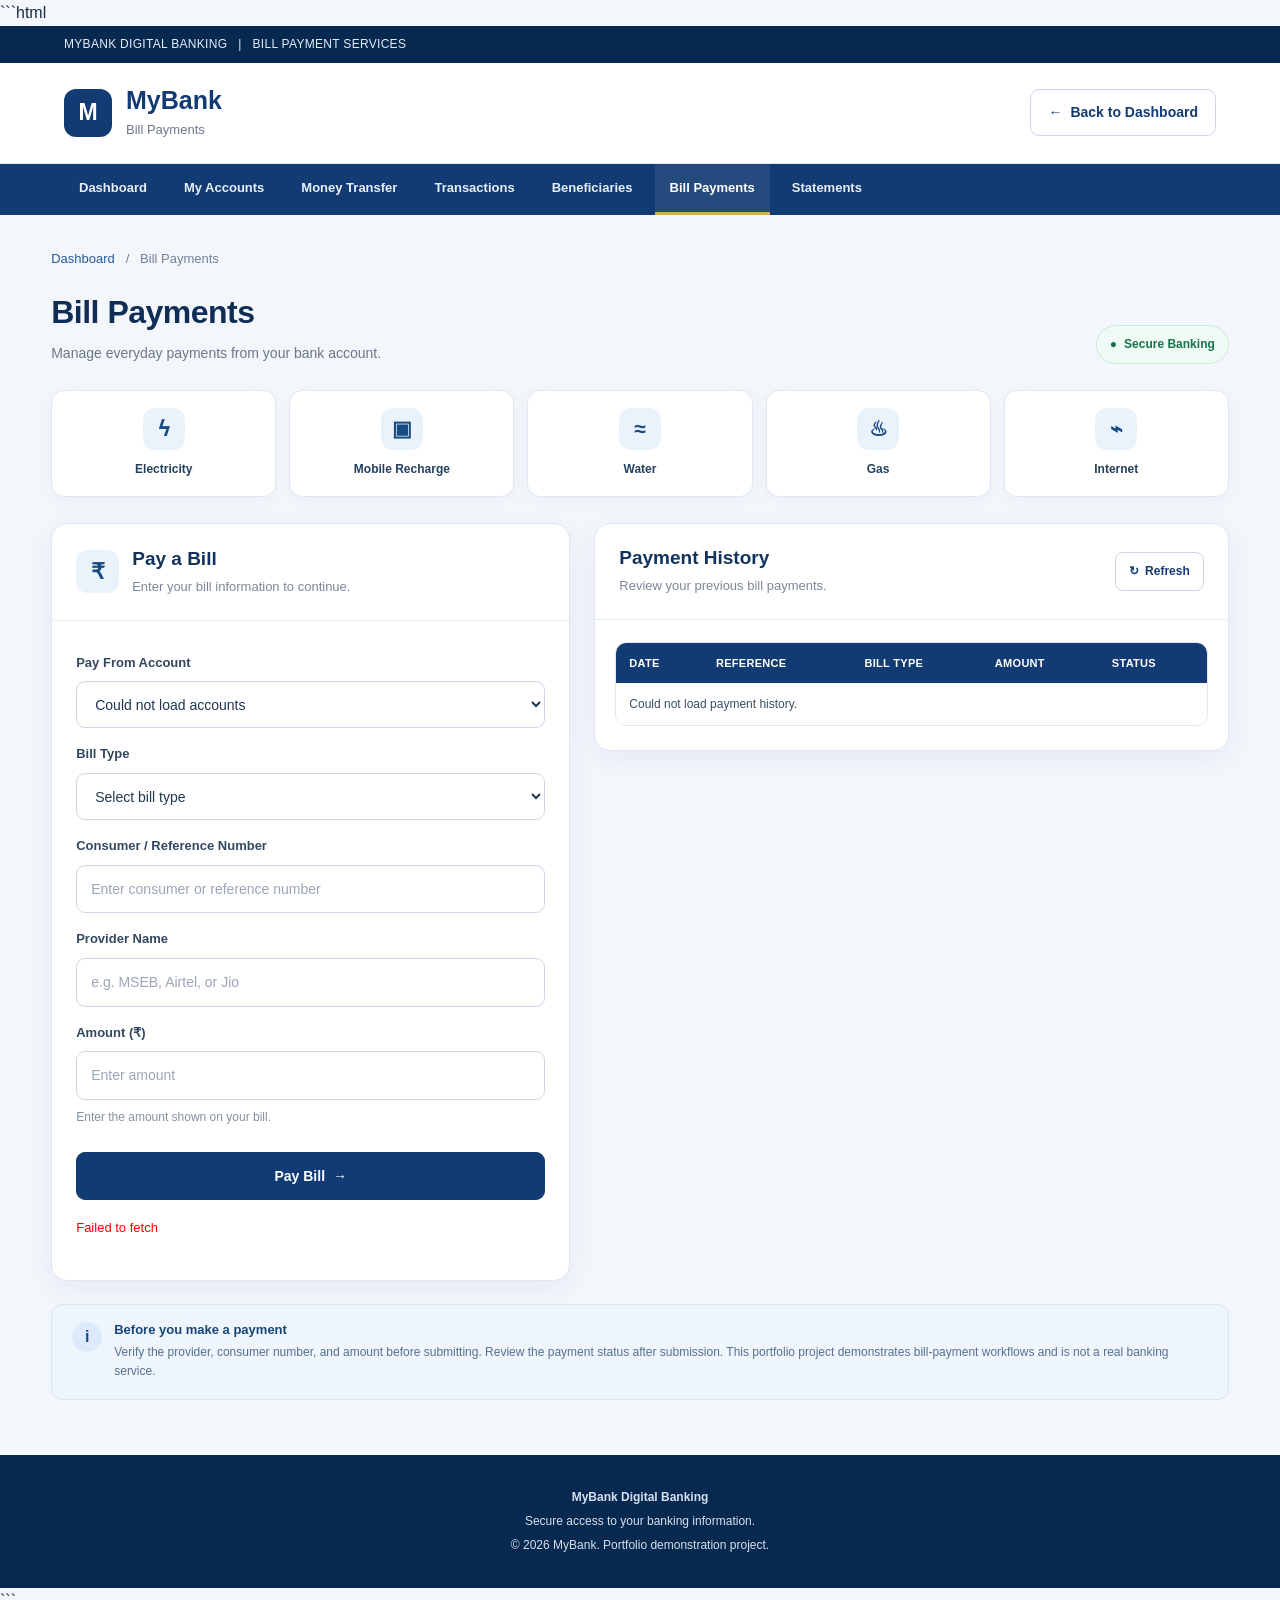
<file: frontend/bill-payments.html>
```html
<!DOCTYPE html>
<html lang="en">
<head>
    <meta charset="UTF-8">
    <meta name="viewport" content="width=device-width, initial-scale=1.0">
    <title>Bill Payments | MyBank</title>
    <link rel="stylesheet" href="css/style.css">

    <style>
        .bill-page {
            min-height: 100vh;
            background: #f3f6fb;
            color: #172b46;
            font-family: "Segoe UI", Arial, sans-serif;
        }

        .bill-page * {
            box-sizing: border-box;
        }

        .bill-topbar {
            padding: 9px 5%;
            background: #08294f;
            color: #e5edf8;
            font-size: 12px;
            letter-spacing: .3px;
        }

        .bill-header {
            padding: 22px 5%;
            background: #fff;
            border-bottom: 1px solid #e0e7f0;
            display: flex;
            justify-content: space-between;
            align-items: center;
            gap: 20px;
            flex-wrap: wrap;
        }

        .bill-brand {
            display: flex;
            align-items: center;
            gap: 14px;
        }

        .bill-brand-icon {
            width: 48px;
            height: 48px;
            display: grid;
            place-items: center;
            border-radius: 12px;
            background: #123b73;
            color: #fff;
            font-size: 23px;
            font-weight: 800;
        }

        .bill-brand h1 {
            margin: 0;
            color: #123b73;
            font-size: 25px;
            line-height: 1.2;
        }

        .bill-brand p {
            margin: 5px 0 0;
            color: #6b7789;
            font-size: 13px;
        }

        .bill-back {
            display: inline-flex;
            align-items: center;
            justify-content: center;
            gap: 8px;
            padding: 11px 17px;
            color: #123b73;
            background: #fff;
            border: 1px solid #cbd7e7;
            border-radius: 9px;
            font-size: 14px;
            font-weight: 650;
            text-decoration: none;
            transition: .2s ease;
        }

        .bill-back:hover {
            background: #edf3fb;
            color: #09264b;
        }

        .bill-nav {
            padding: 0 5%;
            background: #123b73;
            display: flex;
            align-items: center;
            gap: 7px;
            flex-wrap: wrap;
        }

        .bill-nav a {
            display: inline-block;
            padding: 14px 15px;
            color: #e8eff9;
            text-decoration: none;
            font-size: 13px;
            font-weight: 600;
            border-bottom: 3px solid transparent;
        }

        .bill-nav a:hover,
        .bill-nav a.active {
            color: #fff;
            background: rgba(255,255,255,.08);
            border-bottom-color: #d7ad55;
        }

        .bill-main {
            width: min(1200px, 92%);
            margin: 34px auto 55px;
        }

        .bill-breadcrumb {
            margin-bottom: 22px;
            color: #738198;
            font-size: 13px;
        }

        .bill-breadcrumb a {
            color: #245b99;
            text-decoration: none;
        }

        .bill-page-heading {
            display: flex;
            align-items: flex-end;
            justify-content: space-between;
            gap: 18px;
            flex-wrap: wrap;
            margin-bottom: 26px;
        }

        .bill-page-heading h2 {
            margin: 0;
            color: #102e55;
            font-size: clamp(25px, 3vw, 32px);
            letter-spacing: -.5px;
        }

        .bill-page-heading p {
            margin: 8px 0 0;
            color: #6b7789;
            font-size: 14px;
        }

        .bill-secure-label {
            display: inline-flex;
            align-items: center;
            gap: 7px;
            padding: 9px 13px;
            border: 1px solid #cce9dc;
            border-radius: 30px;
            background: #f0faf5;
            color: #16734e;
            font-size: 12px;
            font-weight: 700;
        }

        .bill-shortcuts {
            display: grid;
            grid-template-columns: repeat(5, minmax(0, 1fr));
            gap: 13px;
            margin-bottom: 26px;
        }

        .bill-shortcut {
            min-width: 0;
            padding: 17px 10px;
            text-align: center;
            background: #fff;
            border: 1px solid #e0e7f0;
            border-radius: 13px;
            box-shadow: 0 4px 16px rgba(16,42,78,.035);
        }

        .bill-shortcut-icon {
            width: 42px;
            height: 42px;
            margin: 0 auto 10px;
            display: grid;
            place-items: center;
            border-radius: 12px;
            background: #eaf2fc;
            color: #164b83;
            font-size: 21px;
            font-weight: 700;
        }

        .bill-shortcut strong {
            display: block;
            color: #24405f;
            font-size: 12px;
            overflow-wrap: anywhere;
        }

        .bill-layout {
            display: grid;
            grid-template-columns: minmax(0, .9fr) minmax(0, 1.1fr);
            align-items: start;
            gap: 24px;
        }

        .bill-panel {
            min-width: 0;
            overflow: hidden;
            background: #fff;
            border: 1px solid #e0e7f0;
            border-radius: 16px;
            box-shadow: 0 8px 28px rgba(16,42,78,.06);
        }

        .bill-panel-heading {
            padding: 23px 24px;
            border-bottom: 1px solid #e7edf5;
        }

        .bill-heading-row {
            display: flex;
            align-items: center;
            gap: 13px;
        }

        .bill-heading-icon {
            flex: 0 0 43px;
            width: 43px;
            height: 43px;
            display: grid;
            place-items: center;
            border-radius: 12px;
            background: #eaf2fc;
            color: #164b83;
            font-size: 22px;
            font-weight: 700;
        }

        .bill-panel-heading h3 {
            margin: 0;
            color: #12345c;
            font-size: 19px;
        }

        .bill-panel-heading p {
            margin: 5px 0 0;
            color: #7b8798;
            font-size: 13px;
            line-height: 1.5;
        }

        .bill-form-body {
            padding: 24px;
        }

        .bill-form-body form {
            display: flex;
            flex-direction: column;
            gap: 8px;
        }

        .bill-form-body label {
            margin-top: 8px;
            color: #334761;
            font-size: 13px;
            font-weight: 700;
        }

        .bill-form-body input,
        .bill-form-body select {
            width: 100%;
            min-height: 47px;
            padding: 12px 14px;
            color: #203651;
            background: #fff;
            border: 1px solid #ccd7e5;
            border-radius: 9px;
            font: inherit;
            font-size: 14px;
            transition: border-color .2s ease, box-shadow .2s ease;
        }

        .bill-form-body input::placeholder {
            color: #9aa6b7;
        }

        .bill-form-body input:focus,
        .bill-form-body select:focus {
            outline: none;
            border-color: #3479bf;
            box-shadow: 0 0 0 3px rgba(52,121,191,.12);
        }

        .bill-amount-note {
            margin: 0;
            color: #8490a1;
            font-size: 12px;
        }

        .bill-submit {
            min-height: 47px;
            margin-top: 17px;
            padding: 12px 18px;
            display: inline-flex;
            justify-content: center;
            align-items: center;
            gap: 8px;
            color: #fff;
            background: #123b73;
            border: 1px solid #123b73;
            border-radius: 9px;
            font: inherit;
            font-size: 14px;
            font-weight: 700;
            cursor: pointer;
            transition: .2s ease;
        }

        .bill-submit:hover:not(:disabled) {
            background: #09264b;
            transform: translateY(-1px);
        }

        .bill-submit:disabled {
            opacity: .6;
            cursor: not-allowed;
        }

        #billPaymentMessage {
            min-height: 22px;
            margin: 10px 0 0;
            color: #52647a;
            font-size: 13px;
            overflow-wrap: anywhere;
        }

        .bill-history-header {
            padding: 22px 24px;
            display: flex;
            justify-content: space-between;
            align-items: center;
            gap: 12px;
            flex-wrap: wrap;
            border-bottom: 1px solid #e7edf5;
        }

        .bill-history-header h3 {
            margin: 0;
            color: #12345c;
            font-size: 19px;
        }

        .bill-history-header p {
            margin: 5px 0 0;
            color: #7b8798;
            font-size: 13px;
        }

        .bill-refresh {
            min-height: 39px;
            padding: 9px 13px;
            display: inline-flex;
            align-items: center;
            justify-content: center;
            gap: 6px;
            color: #123b73;
            background: #fff;
            border: 1px solid #cbd7e7;
            border-radius: 8px;
            font: inherit;
            font-size: 12px;
            font-weight: 700;
            cursor: pointer;
            transition: .2s ease;
        }

        .bill-refresh:hover {
            background: #edf3fb;
        }

        .bill-table-wrapper {
            margin: 22px 20px 24px;
            overflow-x: auto;
            border: 1px solid #e1e8f1;
            border-radius: 11px;
        }

        .bill-table {
            width: 100%;
            min-width: 590px;
            border-collapse: collapse;
            background: #fff;
        }

        .bill-table thead th {
            padding: 14px 13px;
            background: #123b73;
            color: #fff;
            text-align: left;
            white-space: nowrap;
            font-size: 11px;
            font-weight: 700;
            letter-spacing: .3px;
            text-transform: uppercase;
        }

        .bill-table tbody td {
            padding: 14px 13px;
            color: #3c4e65;
            border-bottom: 1px solid #eaf0f6;
            text-align: left;
            font-size: 12px;
            vertical-align: middle;
        }

        .bill-table tbody tr:nth-child(even) {
            background: #f9fbfe;
        }

        .bill-table tbody tr:hover {
            background: #f0f5fc;
        }

        .bill-table tbody tr:last-child td {
            border-bottom: none;
        }

        .bill-table tbody td:last-child {
            white-space: nowrap;
        }

        .bill-empty {
            padding: 35px 16px !important;
            color: #758399 !important;
            text-align: center !important;
        }

        .bill-info {
            margin-top: 23px;
            padding: 17px 20px;
            display: flex;
            align-items: flex-start;
            gap: 12px;
            background: #eef5fd;
            border: 1px solid #d8e7f8;
            border-radius: 11px;
        }

        .bill-info-icon {
            flex: 0 0 30px;
            width: 30px;
            height: 30px;
            display: grid;
            place-items: center;
            border-radius: 50%;
            background: #dceafb;
            color: #164b83;
            font-weight: 800;
        }

        .bill-info h4 {
            margin: 0 0 4px;
            color: #174574;
            font-size: 13px;
        }

        .bill-info p {
            margin: 0;
            color: #58708c;
            font-size: 12px;
            line-height: 1.6;
        }

        .bill-footer {
            padding: 28px 5%;
            background: #08294f;
            color: #d5e1f1;
            text-align: center;
            font-size: 12px;
        }

        .bill-footer p {
            margin: 5px 0;
            color: #d5e1f1;
        }

        @media (max-width: 950px) {
            .bill-layout {
                grid-template-columns: 1fr;
            }
        }

        @media (max-width: 650px) {
            .bill-topbar {
                padding: 9px 4%;
            }

            .bill-header {
                padding: 18px 4%;
            }

            .bill-brand h1 {
                font-size: 22px;
            }

            .bill-nav {
                padding: 0 3%;
                gap: 0;
            }

            .bill-nav a {
                padding: 12px 10px;
                font-size: 12px;
            }

            .bill-main {
                width: 94%;
                margin-top: 24px;
            }

            .bill-shortcuts {
                grid-template-columns: repeat(3, minmax(0, 1fr));
                gap: 9px;
            }

            .bill-shortcut {
                padding: 14px 7px;
            }

            .bill-panel-heading,
            .bill-form-body,
            .bill-history-header {
                padding: 19px;
            }

            .bill-table-wrapper {
                margin: 18px 10px;
            }
        }

        @media (prefers-reduced-motion: reduce) {
            .bill-back,
            .bill-submit,
            .bill-refresh {
                transition: none;
            }
        }
    </style>
</head>

<body class="bill-page">
    <div class="bill-topbar">
        MYBANK DIGITAL BANKING &nbsp; | &nbsp; BILL PAYMENT SERVICES
    </div>

    <header class="bill-header">
        <div class="bill-brand">
            <div class="bill-brand-icon" aria-hidden="true">M</div>
            <div>
                <h1>MyBank</h1>
                <p>Bill Payments</p>
            </div>
        </div>

        <a class="bill-back" href="dashboard.html">
            <span aria-hidden="true">←</span>
            Back to Dashboard
        </a>
    </header>

    <nav class="bill-nav" aria-label="Main navigation">
        <a href="dashboard.html">Dashboard</a>
        <a href="open-account.html">My Accounts</a>
        <a href="transfer.html">Money Transfer</a>
        <a href="transactions.html">Transactions</a>
        <a href="beneficiaries.html">Beneficiaries</a>
        <a href="bill-payments.html" class="active" aria-current="page">Bill Payments</a>
        <a href="account-statement.html">Statements</a>
    </nav>

    <main class="bill-main">
        <div class="bill-breadcrumb">
            <a href="dashboard.html">Dashboard</a>
            &nbsp; / &nbsp; Bill Payments
        </div>

        <div class="bill-page-heading">
            <div>
                <h2>Bill Payments</h2>
                <p>Manage everyday payments from your bank account.</p>
            </div>

            <div class="bill-secure-label">
                <span aria-hidden="true">●</span>
                Secure Banking
            </div>
        </div>

        <section class="bill-shortcuts" aria-label="Available bill categories">
            <div class="bill-shortcut">
                <div class="bill-shortcut-icon" aria-hidden="true">ϟ</div>
                <strong>Electricity</strong>
            </div>

            <div class="bill-shortcut">
                <div class="bill-shortcut-icon" aria-hidden="true">▣</div>
                <strong>Mobile Recharge</strong>
            </div>

            <div class="bill-shortcut">
                <div class="bill-shortcut-icon" aria-hidden="true">≈</div>
                <strong>Water</strong>
            </div>

            <div class="bill-shortcut">
                <div class="bill-shortcut-icon" aria-hidden="true">♨</div>
                <strong>Gas</strong>
            </div>

            <div class="bill-shortcut">
                <div class="bill-shortcut-icon" aria-hidden="true">⌁</div>
                <strong>Internet</strong>
            </div>
        </section>

        <div class="bill-layout">
            <section class="bill-panel" aria-labelledby="payBillTitle">
                <div class="bill-panel-heading">
                    <div class="bill-heading-row">
                        <div class="bill-heading-icon" aria-hidden="true">₹</div>
                        <div>
                            <h3 id="payBillTitle">Pay a Bill</h3>
                            <p>Enter your bill information to continue.</p>
                        </div>
                    </div>
                </div>

                <div class="bill-form-body">
                    <form id="billPaymentForm">
                        <label for="billAccount">Pay From Account</label>
                        <select id="billAccount" required>
                            <option value="">Loading accounts...</option>
                        </select>

                        <label for="billType">Bill Type</label>
                        <select id="billType" required>
                            <option value="">Select bill type</option>
                            <option value="ELECTRICITY">Electricity</option>
                            <option value="MOBILE">Mobile Recharge</option>
                            <option value="WATER">Water</option>
                            <option value="GAS">Gas</option>
                            <option value="INTERNET">Internet</option>
                        </select>

                        <label for="consumerNumber">Consumer / Reference Number</label>
                        <input
                            type="text"
                            id="consumerNumber"
                            maxlength="50"
                            placeholder="Enter consumer or reference number"
                            autocomplete="off"
                            required
                        />

                        <label for="providerName">Provider Name</label>
                        <input
                            type="text"
                            id="providerName"
                            maxlength="100"
                            placeholder="e.g. MSEB, Airtel, or Jio"
                            required
                        />

                        <label for="billAmount">Amount (₹)</label>
                        <input
                            type="number"
                            id="billAmount"
                            min="0.01"
                            step="0.01"
                            placeholder="Enter amount"
                            required
                        />
                        <p class="bill-amount-note">Enter the amount shown on your bill.</p>

                        <button type="submit" id="payBillButton" class="bill-submit">
                            Pay Bill
                            <span aria-hidden="true">→</span>
                        </button>

                        <p id="billPaymentMessage" role="status" aria-live="polite"></p>
                    </form>
                </div>
            </section>

            <section class="bill-panel" aria-labelledby="paymentHistoryTitle">
                <div class="bill-history-header">
                    <div>
                        <h3 id="paymentHistoryTitle">Payment History</h3>
                        <p>Review your previous bill payments.</p>
                    </div>

                    <button type="button" id="refreshBillPayments" class="bill-refresh">
                        <span aria-hidden="true">↻</span>
                        Refresh
                    </button>
                </div>

                <div class="bill-table-wrapper">
                    <table class="bill-table transaction-table">
                        <thead>
                            <tr>
                                <th scope="col">Date</th>
                                <th scope="col">Reference</th>
                                <th scope="col">Bill Type</th>
                                <th scope="col">Amount</th>
                                <th scope="col">Status</th>
                            </tr>
                        </thead>

                        <tbody id="billPaymentsBody">
                            <tr>
                                <td colspan="5" class="bill-empty">Loading payment history...</td>
                            </tr>
                        </tbody>
                    </table>
                </div>
            </section>
        </div>

        <aside class="bill-info">
            <div class="bill-info-icon" aria-hidden="true">i</div>
            <div>
                <h4>Before you make a payment</h4>
                <p>
                    Verify the provider, consumer number, and amount before submitting.
                    Review the payment status after submission. This portfolio project
                    demonstrates bill-payment workflows and is not a real banking service.
                </p>
            </div>
        </aside>
    </main>

    <footer class="bill-footer">
        <p><strong>MyBank Digital Banking</strong></p>
        <p>Secure access to your banking information.</p>
        <p>© 2026 MyBank. Portfolio demonstration project.</p>
    </footer>

    <script src="js/api.js"></script>
    <script src="js/bill-payments.js"></script>
</body>
</html>
```
</file>
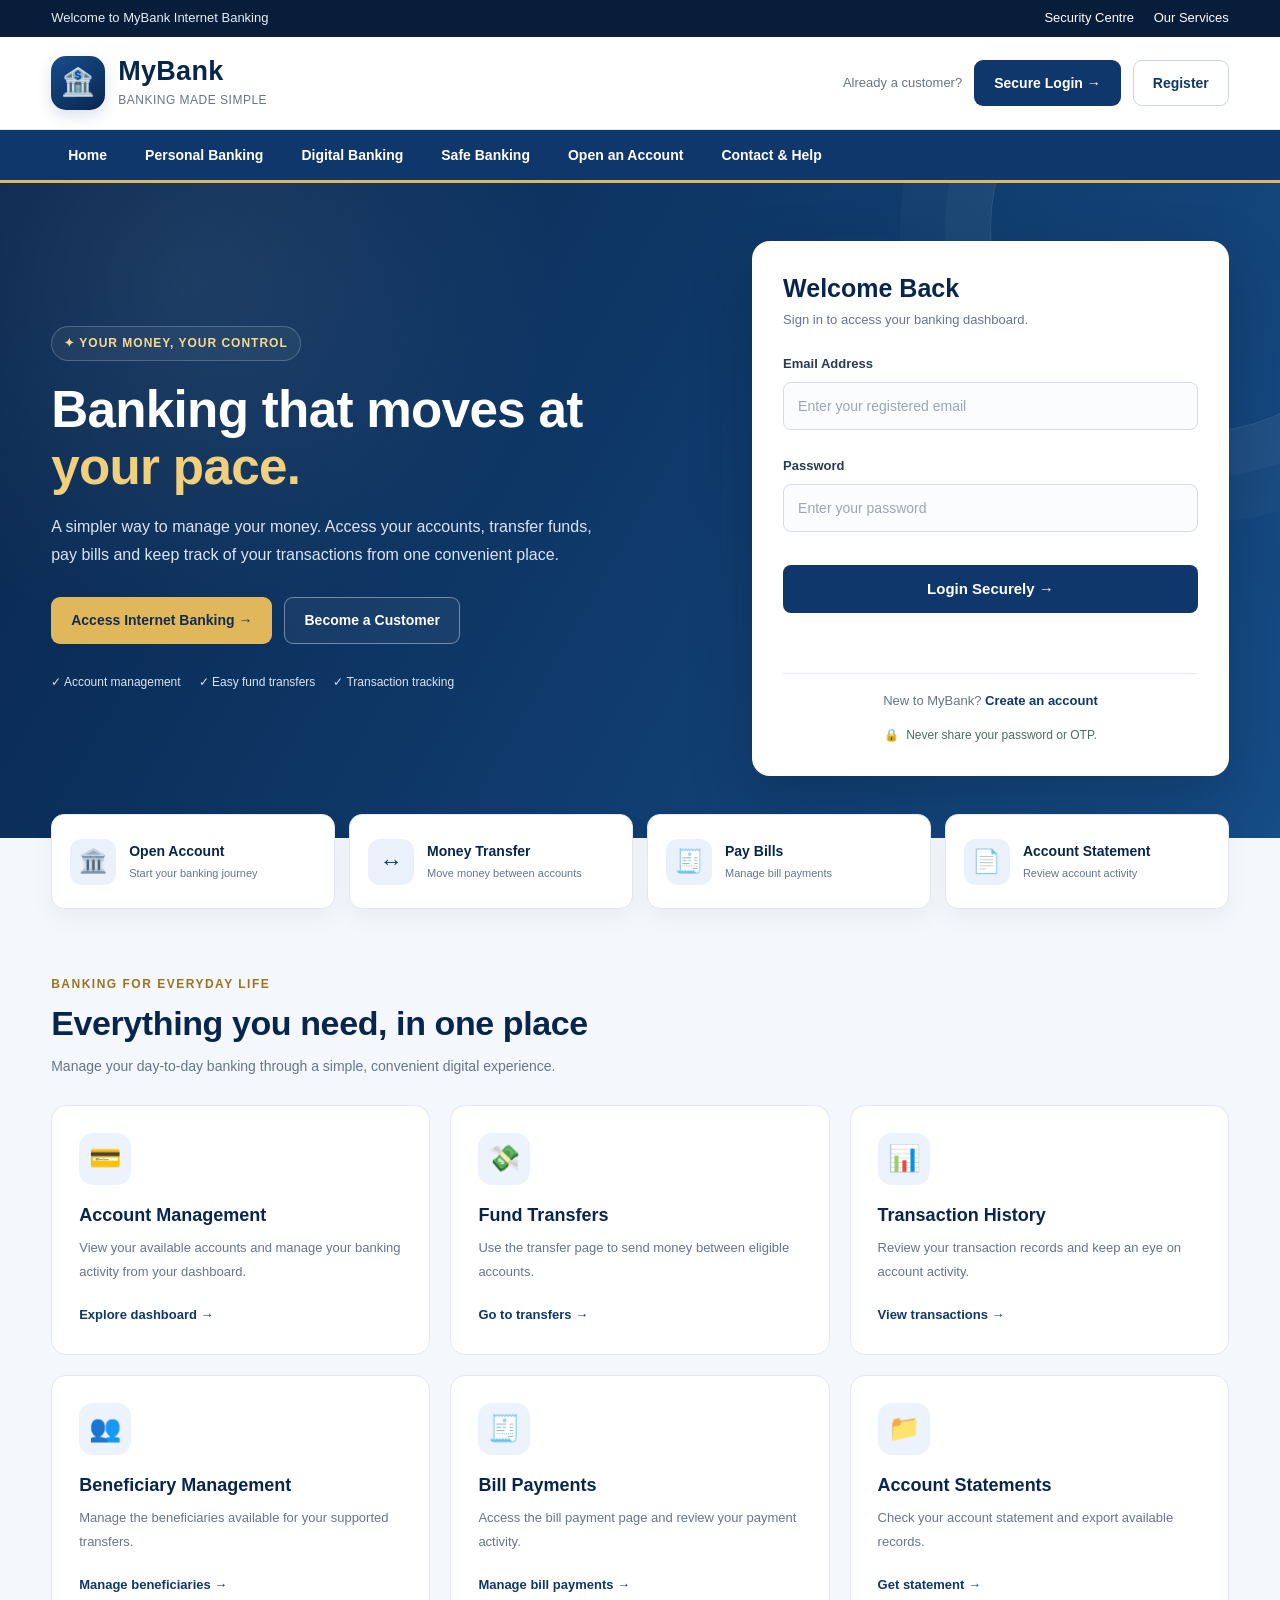
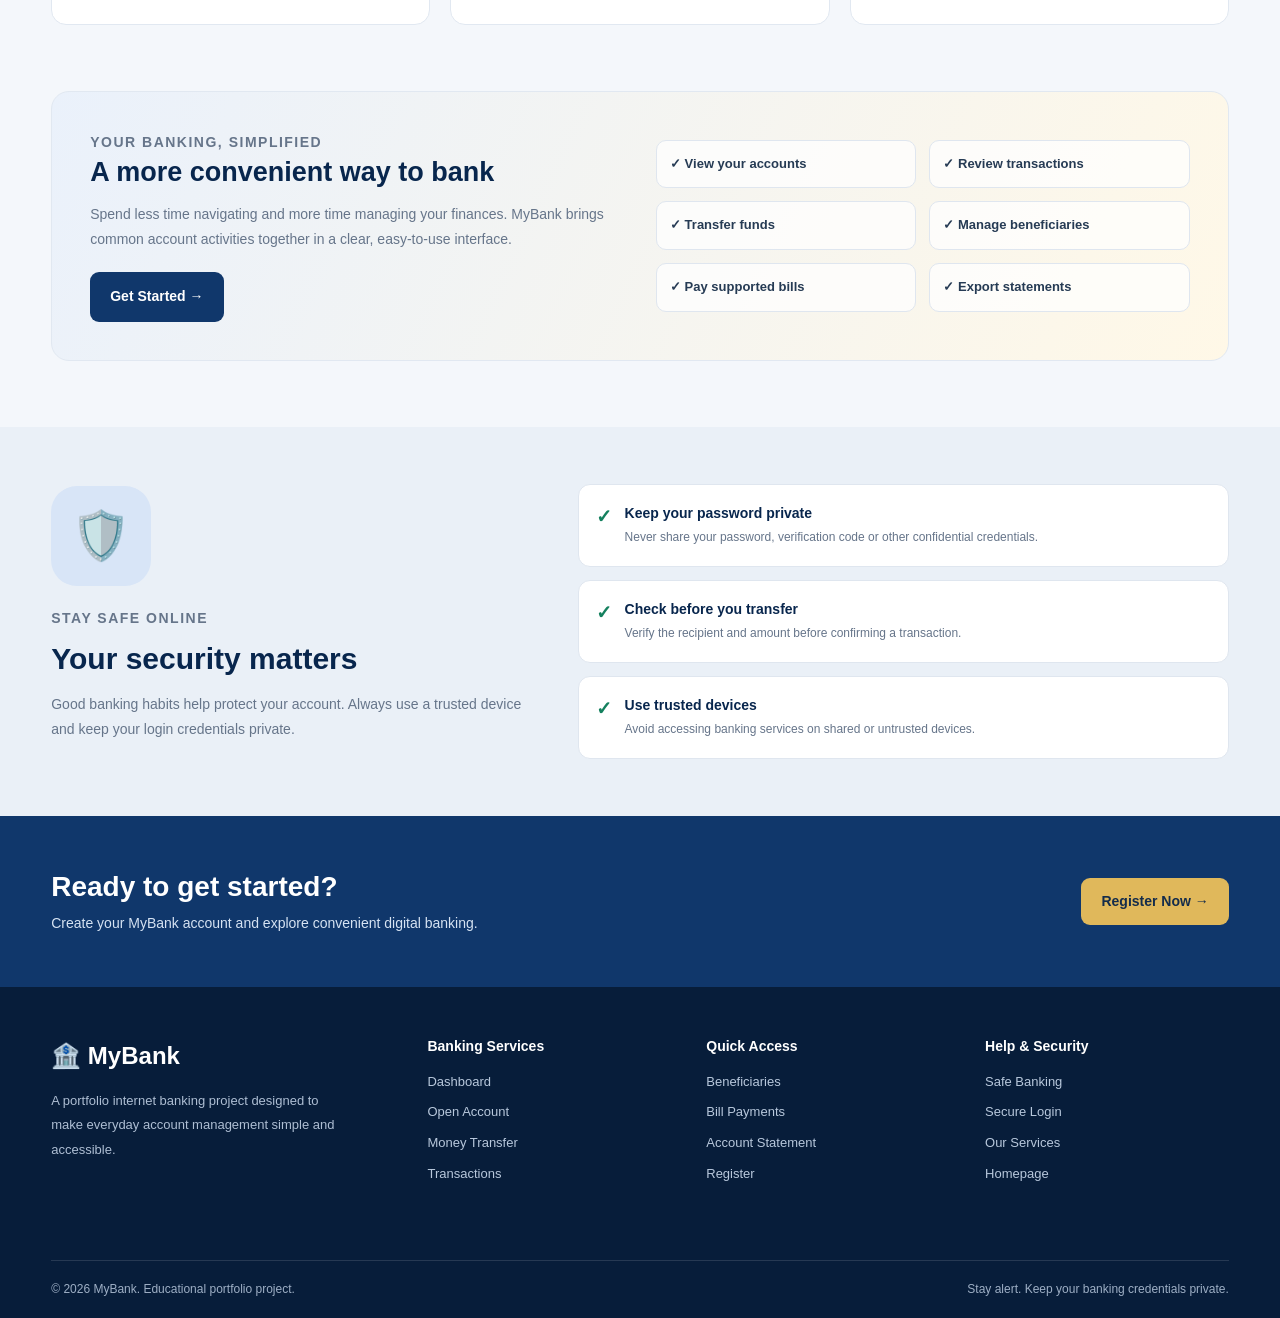
<file: frontend/dashboard.html>
<!DOCTYPE html>
<html lang="en">
<head>
    <meta charset="UTF-8">
    <meta name="viewport" content="width=device-width, initial-scale=1.0">

    <title>MyBank | Dashboard</title>
    <meta name="description" content="View your MyBank account balances and access your banking services.">

    <link rel="stylesheet" href="css/style.css">

    <style>
        /* ===== DASHBOARD DESIGN ===== */
        .bank-dashboard {
            --db-blue: #10376b;
            --db-dark: #08264d;
            --db-gold: #e0b85b;
            --db-text: #1c2d43;
            --db-muted: #718096;
            --db-border: #e2e9f2;
            min-height: 100vh;
            margin: 0;
            background: #f3f6fb;
            color: var(--db-text);
            font-family: "Segoe UI", Arial, sans-serif;
            line-height: 1.6;
        }

        .bank-dashboard * {
            box-sizing: border-box;
        }

        .bank-dashboard a {
            text-decoration: none;
        }

        .db-container {
            width: min(1200px, 92%);
            margin: 0 auto;
        }

        /* Header */
        .bank-dashboard .db-topbar {
            background: #071d3a;
            color: #dbe6f5;
            padding: 8px 0;
            font-size: 12px;
        }

        .bank-dashboard .db-topbar-inner {
            display: flex;
            justify-content: space-between;
            flex-wrap: wrap;
            gap: 8px;
        }

        .bank-dashboard .db-header {
            background: #fff;
            border-bottom: 1px solid var(--db-border);
        }

        .bank-dashboard .db-header-inner {
            display: flex;
            justify-content: space-between;
            align-items: center;
            gap: 20px;
            padding: 18px 0;
        }

        .bank-dashboard .db-brand {
            display: flex;
            align-items: center;
            gap: 12px;
        }

        .bank-dashboard .db-brand-icon {
            display: grid;
            place-items: center;
            width: 48px;
            height: 48px;
            border-radius: 13px;
            color: #fff;
            background: linear-gradient(145deg, #174d8d, #09264d);
            font-size: 25px;
        }

        .bank-dashboard .db-brand h1 {
            margin: 0;
            color: var(--db-dark);
            font-size: 25px;
            line-height: 1.2;
        }

        .bank-dashboard .db-brand p {
            margin: 3px 0 0;
            color: var(--db-muted);
            font-size: 12px;
        }

        .bank-dashboard .db-header-right {
            display: flex;
            align-items: center;
            gap: 13px;
        }

        .bank-dashboard .db-user-label {
            color: var(--db-muted);
            font-size: 13px;
        }

        .bank-dashboard .db-logout {
            padding: 10px 17px;
            border: 1px solid #d4deeb;
            border-radius: 8px;
            background: #fff;
            color: var(--db-blue);
            font: inherit;
            font-size: 13px;
            font-weight: 700;
            cursor: pointer;
        }

        .bank-dashboard .db-logout:hover {
            background: #edf3fb;
        }

        /* Navigation */
        .bank-dashboard .db-nav {
            background: var(--db-blue);
            border-bottom: 3px solid var(--db-gold);
        }

        .bank-dashboard .db-nav-inner {
            display: flex;
            flex-wrap: wrap;
        }

        .bank-dashboard .db-nav a {
            padding: 12px 16px;
            color: #fff;
            font-size: 13px;
            font-weight: 600;
        }

        .bank-dashboard .db-nav a:hover {
            background: #ffffff18;
        }

        /* Main area */
        .bank-dashboard .db-main {
            padding: 32px 0 55px;
        }

        .bank-dashboard .db-welcome {
            position: relative;
            overflow: hidden;
            display: flex;
            justify-content: space-between;
            align-items: center;
            gap: 20px;
            padding: 30px 32px;
            border-radius: 17px;
            background: linear-gradient(115deg, #08264d, #174f89);
            color: #fff;
            box-shadow: 0 12px 28px #102a4e1c;
        }

        .bank-dashboard .db-welcome::after {
            content: "";
            position: absolute;
            right: -60px;
            top: -110px;
            width: 280px;
            height: 280px;
            border: 1px solid #ffffff24;
            border-radius: 50%;
            box-shadow: 0 0 0 35px #ffffff09, 0 0 0 70px #ffffff06;
            pointer-events: none;
        }

        .bank-dashboard .db-welcome-content {
            position: relative;
            z-index: 1;
        }

        .bank-dashboard .db-eyebrow {
            margin: 0 0 7px;
            color: #e7c875;
            font-size: 11px;
            font-weight: 800;
            letter-spacing: 1.4px;
            text-transform: uppercase;
        }

        .bank-dashboard .db-welcome h2 {
            margin: 0;
            color: #fff;
            font-size: clamp(25px, 3vw, 34px);
        }

        .bank-dashboard .db-welcome-description {
            margin: 8px 0 0;
            color: #d6e4f5;
            font-size: 14px;
        }

        .bank-dashboard #dashboardMessage {
            margin: 8px 0 0;
            color: #fff;
            font-size: 13px;
            overflow-wrap: anywhere;
        }

        .bank-dashboard .db-welcome-badge {
            position: relative;
            z-index: 1;
            display: grid;
            place-items: center;
            width: 70px;
            height: 70px;
            flex-shrink: 0;
            border: 1px solid #ffffff35;
            border-radius: 20px;
            background: #ffffff12;
            font-size: 34px;
        }

        /* Balance cards */
        .bank-dashboard .db-section-label {
            margin: 31px 0 15px;
            color: var(--db-dark);
            font-size: 19px;
            font-weight: 750;
        }

        .bank-dashboard .summary-grid {
            display: grid;
            grid-template-columns: repeat(3, minmax(0, 1fr));
            gap: 18px;
        }

        .bank-dashboard .summary-card {
            position: relative;
            overflow: hidden;
            min-width: 0;
            padding: 24px;
            border: 1px solid var(--db-border);
            border-radius: 14px;
            background: #fff;
            box-shadow: 0 6px 20px #102a4e08;
            transition: transform .2s ease, box-shadow .2s ease;
        }

        .bank-dashboard .summary-card:hover {
            transform: translateY(-3px);
            box-shadow: 0 12px 28px #102a4e12;
        }

        .bank-dashboard .summary-card.total-card {
            border-top: 3px solid var(--db-gold);
        }

        .bank-dashboard .db-card-top {
            display: flex;
            align-items: center;
            justify-content: space-between;
            gap: 10px;
        }

        .bank-dashboard .summary-card > p {
            margin: 0;
            color: var(--db-muted);
            font-size: 13px;
            font-weight: 650;
        }

        .bank-dashboard .db-card-icon {
            display: grid;
            place-items: center;
            width: 40px;
            height: 40px;
            flex-shrink: 0;
            border-radius: 11px;
            background: #edf3fb;
            font-size: 21px;
        }

        .bank-dashboard .summary-card h2 {
            margin: 16px 0 5px;
            color: var(--db-dark);
            font-size: clamp(22px, 2.5vw, 30px);
            overflow-wrap: anywhere;
        }

        .bank-dashboard .summary-card > span {
            color: var(--db-muted);
            font-size: 12px;
        }

        .bank-dashboard .db-card-accent {
            position: absolute;
            right: -20px;
            bottom: -35px;
            width: 100px;
            height: 100px;
            border-radius: 50%;
            background: #edf3fb;
            opacity: .7;
            pointer-events: none;
        }

        /* Shared panels */
        .bank-dashboard .db-panel {
            margin-top: 25px;
            padding: 25px;
            border: 1px solid var(--db-border);
            border-radius: 15px;
            background: #fff;
            box-shadow: 0 6px 20px #102a4e08;
        }

        .bank-dashboard .db-panel-heading {
            display: flex;
            justify-content: space-between;
            align-items: center;
            flex-wrap: wrap;
            gap: 13px;
            margin-bottom: 19px;
        }

        .bank-dashboard .db-panel-heading h2 {
            margin: 0;
            color: var(--db-dark);
            font-size: 20px;
        }

        .bank-dashboard .db-panel-heading p {
            margin: 4px 0 0;
            color: var(--db-muted);
            font-size: 12px;
        }

        .bank-dashboard .db-refresh {
            padding: 9px 15px;
            border: 1px solid #d1dceb;
            border-radius: 8px;
            background: #fff;
            color: var(--db-blue);
            font: inherit;
            font-size: 12px;
            font-weight: 750;
            cursor: pointer;
        }

        .bank-dashboard .db-refresh:hover {
            background: #edf3fb;
        }

        /* Account list generated by dashboard.js */
        .bank-dashboard .accounts-list {
            display: grid;
            grid-template-columns: repeat(2, minmax(0, 1fr));
            gap: 15px;
        }

        .bank-dashboard .accounts-list > p {
            grid-column: 1 / -1;
            margin: 0;
            padding: 22px;
            border-radius: 10px;
            background: #f6f8fc;
            color: var(--db-muted);
        }

        .bank-dashboard .account-card {
            min-width: 0;
            padding: 21px;
            border: 1px solid #dfe7f1;
            border-radius: 12px;
            background: linear-gradient(145deg, #fff, #f7faff);
        }

        .bank-dashboard .account-card h3 {
            margin: 0 0 6px;
            color: var(--db-dark);
        }

        .bank-dashboard .account-card p {
            color: var(--db-muted);
            overflow-wrap: anywhere;
        }

        /* Quick actions */
        .bank-dashboard .db-actions-panel {
            margin-top: 25px;
            padding: 25px;
            border: 1px solid var(--db-border);
            border-radius: 15px;
            background: #fff;
            box-shadow: 0 6px 20px #102a4e08;
        }

        .bank-dashboard .db-actions-panel > h2 {
            margin: 0 0 6px;
            color: var(--db-dark);
            font-size: 20px;
        }

        .bank-dashboard .db-actions-description {
            margin: 0 0 20px;
            color: var(--db-muted);
            font-size: 13px;
        }

        .bank-dashboard .action-grid {
            display: grid;
            grid-template-columns: repeat(3, minmax(0, 1fr));
            gap: 15px;
        }

        .bank-dashboard .action-card {
            display: flex;
            align-items: center;
            gap: 13px;
            min-width: 0;
            min-height: 83px;
            padding: 17px;
            border: 1px solid #e0e8f2;
            border-radius: 12px;
            background: #fff;
            color: var(--db-text);
            transition: border-color .2s ease, background .2s ease, transform .2s ease;
        }

        .bank-dashboard .action-card:hover {
            transform: translateY(-3px);
            border-color: #a9c2e2;
            background: #f5f8fd;
        }

        .bank-dashboard .action-card > span {
            display: grid;
            place-items: center;
            width: 43px;
            height: 43px;
            flex-shrink: 0;
            border-radius: 11px;
            background: #eaf1fb;
            color: var(--db-blue);
            font-size: 23px;
        }

        .bank-dashboard .action-card strong {
            color: var(--db-dark);
            font-size: 13px;
            overflow-wrap: anywhere;
        }

        /* Footer */
        .bank-dashboard .db-footer {
            padding: 23px 0;
            background: var(--db-dark);
            color: #c3d1e5;
        }

        .bank-dashboard .db-footer-inner {
            display: flex;
            justify-content: space-between;
            align-items: center;
            flex-wrap: wrap;
            gap: 12px 20px;
            font-size: 12px;
        }

        .bank-dashboard .db-footer a {
            color: #fff;
        }

        .bank-dashboard .db-footer a:hover {
            color: var(--db-gold);
        }

        .bank-dashboard a:focus-visible,
        .bank-dashboard button:focus-visible {
            outline: 3px solid var(--db-gold);
            outline-offset: 3px;
        }

        @media (max-width: 850px) {
            .bank-dashboard .summary-grid {
                grid-template-columns: repeat(2, minmax(0, 1fr));
            }

            .bank-dashboard .summary-card:first-child {
                grid-column: 1 / -1;
            }

            .bank-dashboard .action-grid {
                grid-template-columns: repeat(2, minmax(0, 1fr));
            }
        }

        @media (max-width: 600px) {
            .bank-dashboard .db-header-inner {
                align-items: flex-start;
                flex-direction: column;
            }

            .bank-dashboard .db-header-right {
                width: 100%;
                justify-content: space-between;
            }

            .bank-dashboard .db-nav-inner {
                display: grid;
                grid-template-columns: repeat(2, minmax(0, 1fr));
            }

            .bank-dashboard .db-nav a {
                padding: 11px 8px;
                font-size: 12px;
            }

            .bank-dashboard .db-main {
                padding-top: 20px;
            }

            .bank-dashboard .db-welcome {
                padding: 23px;
            }

            .bank-dashboard .db-welcome-badge {
                width: 49px;
                height: 49px;
                border-radius: 13px;
                font-size: 24px;
            }

            .bank-dashboard .summary-grid {
                grid-template-columns: 1fr;
            }

            .bank-dashboard .summary-card:first-child {
                grid-column: auto;
            }

            .bank-dashboard .db-panel,
            .bank-dashboard .db-actions-panel {
                padding: 18px;
            }

            .bank-dashboard .accounts-list,
            .bank-dashboard .action-grid {
                grid-template-columns: 1fr;
            }

            .bank-dashboard .db-footer-inner {
                align-items: flex-start;
                flex-direction: column;
            }
        }

        @media (prefers-reduced-motion: reduce) {
            .bank-dashboard *,
            .bank-dashboard *::before,
            .bank-dashboard *::after {
                transition-duration: .01ms !important;
            }
        }
    </style>
</head>

<body class="bank-dashboard">

    <!-- Top information bar -->
    <div class="db-topbar">
        <div class="db-container db-topbar-inner">
            <span>MyBank Internet Banking</span>
            <span>Secure access · Convenient banking</span>
        </div>
    </div>

    <!-- Header -->
    <header class="db-header">
        <div class="db-container db-header-inner">
            <a class="db-brand" href="index.html" aria-label="MyBank homepage">
                <span class="db-brand-icon" aria-hidden="true">🏦</span>
                <span>
                    <h1>MyBank</h1>
                    <p>INTERNET BANKING PORTAL</p>
                </span>
            </a>

            <div class="db-header-right">
                <span class="db-user-label">Your personal banking dashboard</span>
                <button type="button" id="logoutButton" class="db-logout">
                    Logout ↗
                </button>
            </div>
        </div>
    </header>

    <!-- Navigation -->
    <nav class="db-nav" aria-label="Banking navigation">
        <div class="db-container db-nav-inner">
            <a href="dashboard.html">Dashboard</a>
            <a href="open-account.html">Open Account</a>
            <a href="transfer.html">Transfer Money</a>
            <a href="transactions.html">Transactions</a>
            <a href="beneficiaries.html">Beneficiaries</a>
            <a href="bill-payments.html">Bill Payments</a>
            <a href="account-statement.html">Statements</a>
        </div>
    </nav>

    <main class="db-container db-main">

        <!-- Welcome banner -->
        <section class="db-welcome">
            <div class="db-welcome-content">
                <p class="db-eyebrow">PERSONAL BANKING</p>
                <h2 id="welcomeMessage">Welcome back!</h2>
                <p class="db-welcome-description">
                    Here is your account overview. What would you like to do today?
                </p>
                <p id="dashboardMessage" role="status" aria-live="polite"></p>
            </div>
            <div class="db-welcome-badge" aria-hidden="true">✦</div>
        </section>

        <!-- Balance overview -->
        <h2 class="db-section-label">Your Financial Overview</h2>

        <section class="summary-grid" aria-label="Account balance summary">
            <article class="summary-card total-card">
                <div class="db-card-top">
                    <p>Total Balance</p>
                    <span class="db-card-icon" aria-hidden="true">💰</span>
                </div>
                <h2 id="totalBalance">Loading...</h2>
                <span>Across all your accounts</span>
                <span class="db-card-accent" aria-hidden="true"></span>
            </article>

            <article class="summary-card">
                <div class="db-card-top">
                    <p>Savings Account</p>
                    <span class="db-card-icon" aria-hidden="true">🏦</span>
                </div>
                <h2 id="savingsBalance">Loading...</h2>
                <span id="savingsCount">Loading accounts...</span>
                <span class="db-card-accent" aria-hidden="true"></span>
            </article>

            <article class="summary-card">
                <div class="db-card-top">
                    <p>Current Account</p>
                    <span class="db-card-icon" aria-hidden="true">📈</span>
                </div>
                <h2 id="currentBalance">Loading...</h2>
                <span id="currentCount">Loading accounts...</span>
                <span class="db-card-accent" aria-hidden="true"></span>
            </article>
        </section>

        <!-- Accounts -->
        <section class="db-panel">
            <div class="db-panel-heading">
                <div>
                    <h2>My Accounts</h2>
                    <p>Review your account details and available balances.</p>
                </div>
                <button type="button" id="refreshButton" class="db-refresh">
                    ↻ Refresh Accounts
                </button>
            </div>

            <div id="accountsList" class="accounts-list">
                <p>Loading your accounts...</p>
            </div>
        </section>

        <!-- Quick actions -->
        <section class="db-actions-panel">
            <h2>Quick Actions</h2>
            <p class="db-actions-description">
                Access your frequently used banking services.
            </p>

            <div class="action-grid">
                <a href="open-account.html" class="action-card" id="openAccountAction">
                    <span aria-hidden="true">＋</span>
                    <strong>Open New Account</strong>
                </a>

                <a href="transfer.html" class="action-card">
                    <span aria-hidden="true">↗</span>
                    <strong>Transfer Money</strong>
                </a>

                <a href="transactions.html" class="action-card">
                    <span aria-hidden="true">↔</span>
                    <strong>Transaction History</strong>
                </a>

                <a href="beneficiaries.html" class="action-card">
                    <span aria-hidden="true">👤</span>
                    <strong>Manage Beneficiaries</strong>
                </a>

                <a href="bill-payments.html" class="action-card">
                    <span aria-hidden="true">🧾</span>
                    <strong>Pay Bills</strong>
                </a>

                <a href="account-statement.html" class="action-card">
                    <span aria-hidden="true">📄</span>
                    <strong>Account Statement</strong>
                </a>
            </div>
        </section>
    </main>

    <!-- Footer -->
    <footer class="db-footer">
        <div class="db-container db-footer-inner">
            <span>© 2026 MyBank · Educational portfolio project</span>
            <span>
                <a href="index.html">Home</a>
                &nbsp; · &nbsp;
                <a href="#security" onclick="return false;">Secure Banking</a>
            </span>
        </div>
    </footer>

    <!-- Existing JavaScript remains unchanged -->
    <script src="js/api.js"></script>
    <script src="js/dashboard.js"></script>

</body>
</html>
</file>
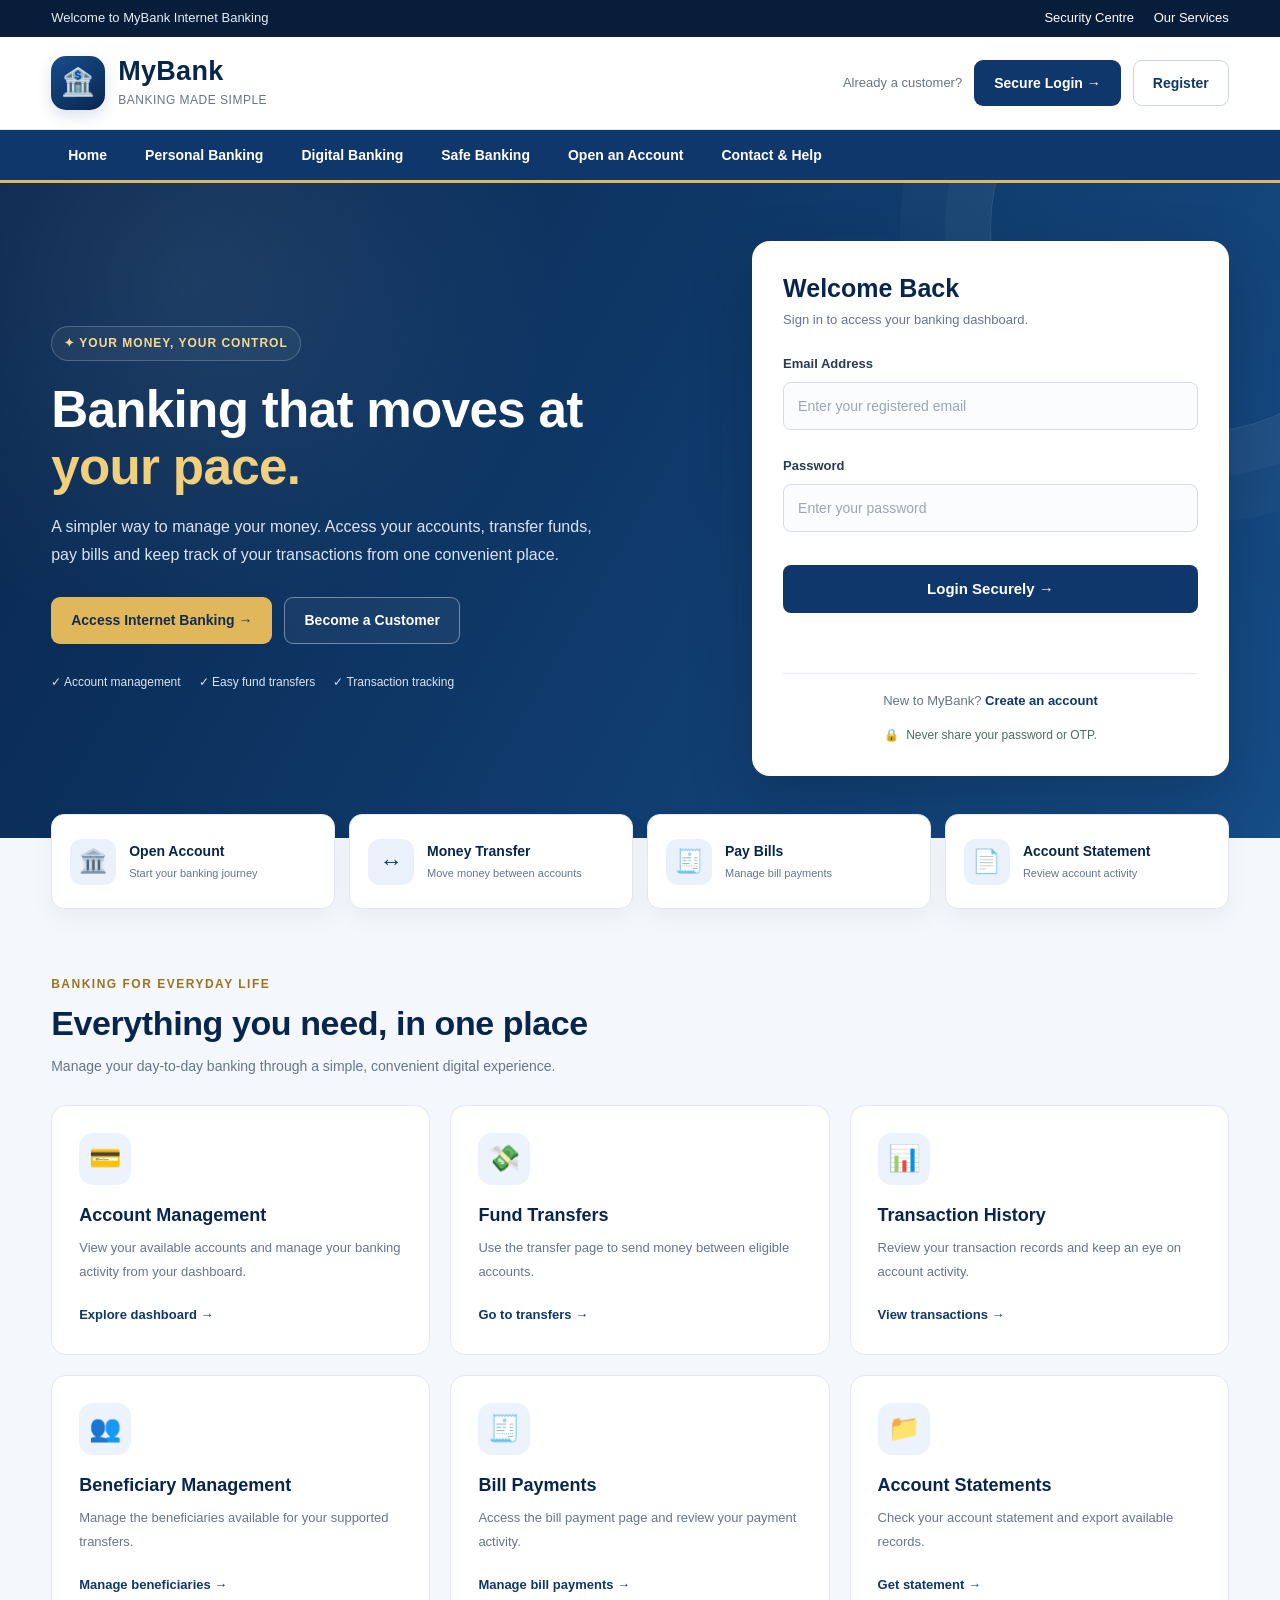
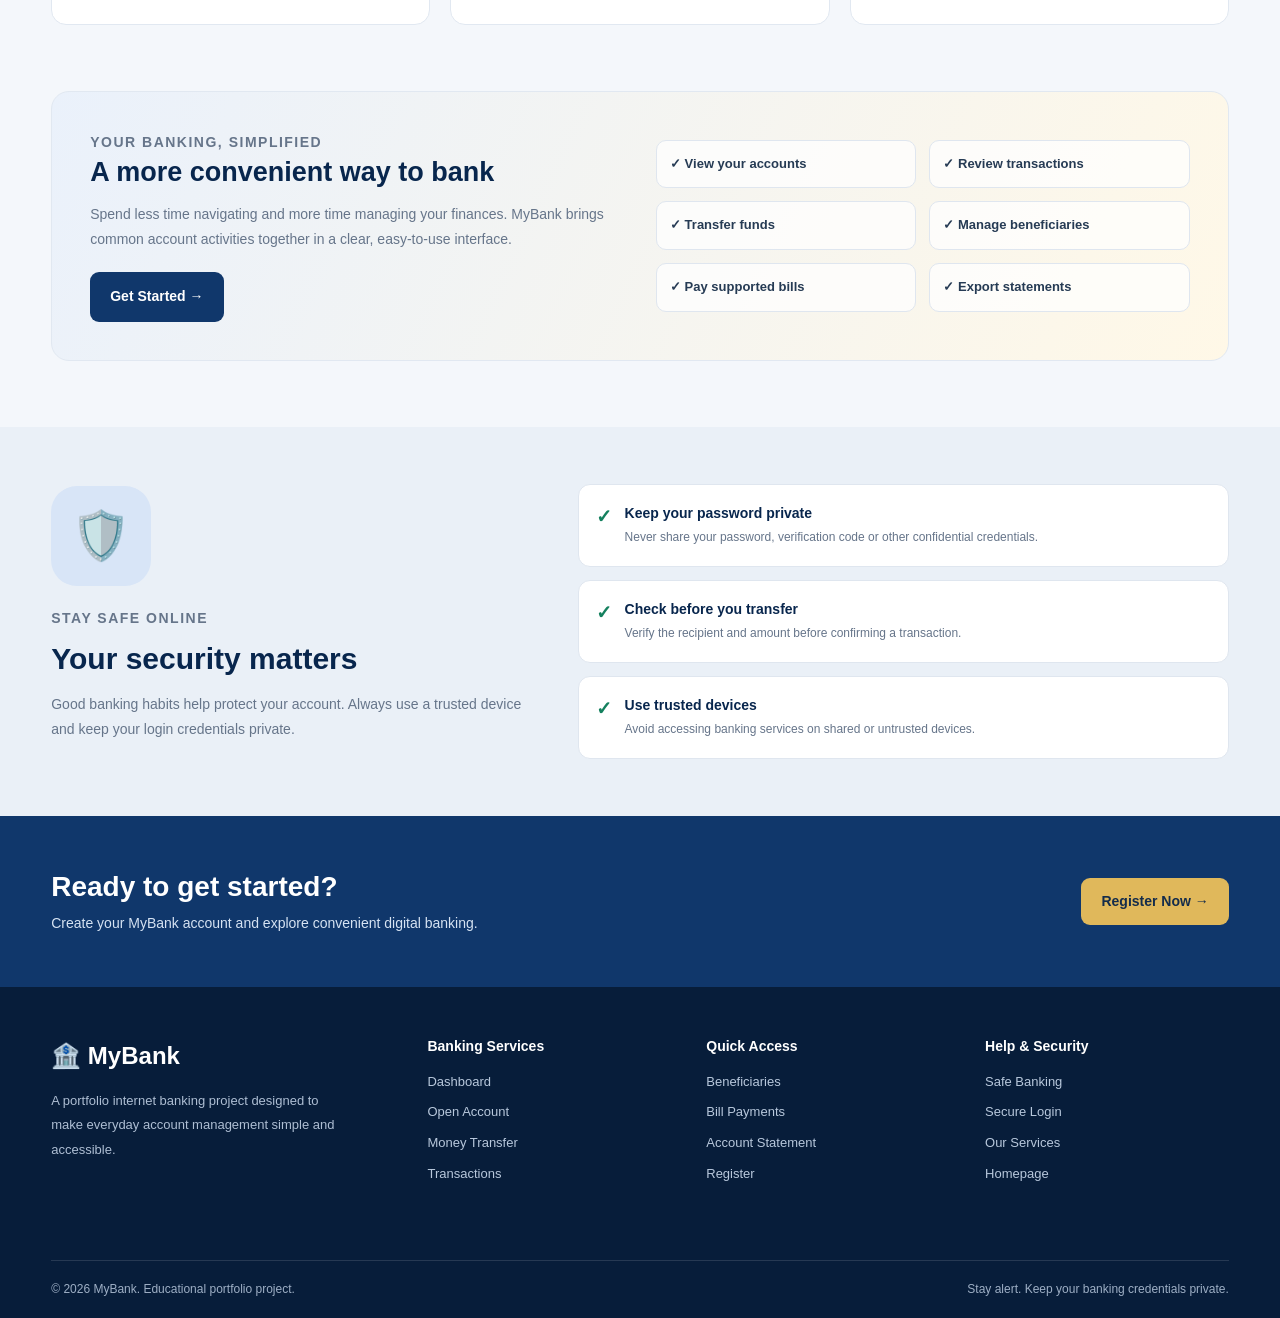
<file: frontend/open-account.html>
```html
<!DOCTYPE html>
<html lang="en">
<head>
    <meta charset="UTF-8">
    <meta name="viewport" content="width=device-width, initial-scale=1.0">
    <title>Open New Account | MyBank</title>
    <link rel="stylesheet" href="css/style.css">

    <style>
        .open-account-page {
            min-height: 100vh;
            background: #f3f6fb;
            color: #172b46;
            font-family: "Segoe UI", Arial, sans-serif;
        }

        .open-account-page * {
            box-sizing: border-box;
        }

        .oa-topbar {
            padding: 9px 5%;
            background: #08294f;
            color: #e5edf8;
            font-size: 12px;
            letter-spacing: .3px;
        }

        .oa-header {
            padding: 22px 5%;
            background: #fff;
            border-bottom: 1px solid #e0e7f0;
            display: flex;
            justify-content: space-between;
            align-items: center;
            gap: 20px;
            flex-wrap: wrap;
        }

        .oa-brand {
            display: flex;
            align-items: center;
            gap: 14px;
        }

        .oa-brand-icon {
            width: 48px;
            height: 48px;
            display: grid;
            place-items: center;
            border-radius: 12px;
            background: #123b73;
            color: #fff;
            font-size: 23px;
            font-weight: 800;
        }

        .oa-brand h1 {
            margin: 0;
            color: #123b73;
            font-size: 25px;
            line-height: 1.2;
        }

        .oa-brand p {
            margin: 5px 0 0;
            color: #6b7789;
            font-size: 13px;
        }

        .oa-back {
            display: inline-flex;
            align-items: center;
            justify-content: center;
            gap: 8px;
            padding: 11px 17px;
            color: #123b73;
            background: #fff;
            border: 1px solid #cbd7e7;
            border-radius: 9px;
            font-size: 14px;
            font-weight: 650;
            text-decoration: none;
            transition: .2s ease;
        }

        .oa-back:hover {
            background: #edf3fb;
            color: #09264b;
        }

        .oa-nav {
            padding: 0 5%;
            background: #123b73;
            display: flex;
            align-items: center;
            gap: 7px;
            flex-wrap: wrap;
        }

        .oa-nav a {
            display: inline-block;
            padding: 14px 15px;
            color: #e8eff9;
            text-decoration: none;
            font-size: 13px;
            font-weight: 600;
            border-bottom: 3px solid transparent;
        }

        .oa-nav a:hover,
        .oa-nav a.active {
            color: #fff;
            background: rgba(255,255,255,.08);
            border-bottom-color: #d7ad55;
        }

        .oa-main {
            width: min(1080px, 92%);
            margin: 34px auto 55px;
        }

        .oa-breadcrumb {
            margin-bottom: 22px;
            color: #738198;
            font-size: 13px;
        }

        .oa-breadcrumb a {
            color: #245b99;
            text-decoration: none;
        }

        .oa-page-heading {
            margin-bottom: 27px;
        }

        .oa-page-heading h2 {
            margin: 0;
            color: #102e55;
            font-size: clamp(25px, 3vw, 32px);
            letter-spacing: -.5px;
        }

        .oa-page-heading p {
            margin: 8px 0 0;
            color: #6b7789;
            font-size: 14px;
            line-height: 1.6;
        }

        .oa-layout {
            display: grid;
            grid-template-columns: minmax(0, 1.15fr) minmax(260px, .85fr);
            align-items: start;
            gap: 25px;
        }

        .oa-panel {
            min-width: 0;
            overflow: hidden;
            background: #fff;
            border: 1px solid #e0e7f0;
            border-radius: 16px;
            box-shadow: 0 8px 28px rgba(16,42,78,.06);
        }

        .oa-panel-heading {
            padding: 24px;
            border-bottom: 1px solid #e7edf5;
        }

        .oa-panel-heading h3 {
            margin: 0;
            color: #12345c;
            font-size: 20px;
        }

        .oa-panel-heading p {
            margin: 6px 0 0;
            color: #7b8798;
            font-size: 13px;
            line-height: 1.6;
        }

        .oa-form-body {
            padding: 24px;
        }

        .oa-form-body form {
            display: flex;
            flex-direction: column;
            gap: 9px;
        }

        .oa-form-body label {
            margin-top: 9px;
            color: #334761;
            font-size: 13px;
            font-weight: 700;
        }

        .oa-form-body select,
        .oa-form-body input {
            width: 100%;
            min-height: 48px;
            padding: 12px 14px;
            color: #203651;
            background: #fff;
            border: 1px solid #ccd7e5;
            border-radius: 9px;
            font: inherit;
            font-size: 14px;
            transition: border-color .2s ease, box-shadow .2s ease;
        }

        .oa-form-body select:focus,
        .oa-form-body input:focus {
            outline: none;
            border-color: #3479bf;
            box-shadow: 0 0 0 3px rgba(52,121,191,.12);
        }

        .oa-field-hint {
            margin: 0;
            color: #8490a1;
            font-size: 12px;
            line-height: 1.5;
        }

        .oa-submit {
            min-height: 48px;
            margin-top: 18px;
            padding: 12px 18px;
            display: inline-flex;
            justify-content: center;
            align-items: center;
            gap: 9px;
            color: #fff;
            background: #123b73;
            border: 1px solid #123b73;
            border-radius: 9px;
            font: inherit;
            font-size: 14px;
            font-weight: 700;
            cursor: pointer;
            transition: .2s ease;
        }

        .oa-submit:hover:not(:disabled) {
            background: #09264b;
            transform: translateY(-1px);
        }

        .oa-submit:disabled {
            opacity: .6;
            cursor: not-allowed;
        }

        #accountMessage {
            min-height: 23px;
            margin: 12px 0 0;
            color: #52647a;
            font-size: 13px;
            overflow-wrap: anywhere;
        }

        .oa-side-panel {
            padding: 24px;
            background: linear-gradient(145deg, #123b73, #08294f);
            border-radius: 16px;
            box-shadow: 0 10px 30px rgba(8,41,79,.16);
            color: #fff;
        }

        .oa-side-panel h3 {
            margin: 0;
            color: #fff;
            font-size: 21px;
        }

        .oa-side-panel > p {
            margin: 9px 0 22px;
            color: #d6e3f4;
            font-size: 13px;
            line-height: 1.7;
        }

        .oa-account-option {
            margin-top: 13px;
            padding: 17px;
            background: rgba(255,255,255,.08);
            border: 1px solid rgba(255,255,255,.18);
            border-radius: 12px;
        }

        .oa-option-top {
            display: flex;
            align-items: center;
            gap: 12px;
        }

        .oa-option-icon {
            flex: 0 0 41px;
            width: 41px;
            height: 41px;
            display: grid;
            place-items: center;
            border-radius: 10px;
            background: rgba(255,255,255,.14);
            color: #f0d79e;
            font-size: 21px;
            font-weight: 750;
        }

        .oa-account-option h4 {
            margin: 0;
            color: #fff;
            font-size: 15px;
        }

        .oa-account-option p {
            margin: 5px 0 0;
            color: #d6e3f4;
            font-size: 12px;
            line-height: 1.6;
        }

        .oa-side-note {
            margin-top: 20px;
            padding-top: 17px;
            border-top: 1px solid rgba(255,255,255,.2);
            color: #d6e3f4;
            font-size: 12px;
            line-height: 1.7;
        }

        .oa-info {
            margin-top: 24px;
            padding: 17px 20px;
            display: flex;
            align-items: flex-start;
            gap: 12px;
            background: #eef5fd;
            border: 1px solid #d8e7f8;
            border-radius: 11px;
        }

        .oa-info-icon {
            flex: 0 0 30px;
            width: 30px;
            height: 30px;
            display: grid;
            place-items: center;
            border-radius: 50%;
            background: #dceafb;
            color: #164b83;
            font-weight: 800;
        }

        .oa-info h4 {
            margin: 0 0 4px;
            color: #174574;
            font-size: 13px;
        }

        .oa-info p {
            margin: 0;
            color: #58708c;
            font-size: 12px;
            line-height: 1.6;
        }

        .oa-footer {
            padding: 28px 5%;
            background: #08294f;
            color: #d5e1f1;
            text-align: center;
            font-size: 12px;
        }

        .oa-footer p {
            margin: 5px 0;
            color: #d5e1f1;
        }

        @media (max-width: 780px) {
            .oa-layout {
                grid-template-columns: 1fr;
            }
        }

        @media (max-width: 600px) {
            .oa-topbar {
                padding: 9px 4%;
            }

            .oa-header {
                padding: 18px 4%;
            }

            .oa-brand h1 {
                font-size: 22px;
            }

            .oa-nav {
                padding: 0 3%;
                gap: 0;
            }

            .oa-nav a {
                padding: 12px 10px;
                font-size: 12px;
            }

            .oa-main {
                width: 94%;
                margin-top: 24px;
            }

            .oa-panel-heading,
            .oa-form-body,
            .oa-side-panel {
                padding: 20px;
            }
        }

        @media (prefers-reduced-motion: reduce) {
            .oa-back,
            .oa-submit {
                transition: none;
            }
        }
    </style>
</head>

<body class="open-account-page">
    <div class="oa-topbar">
        MYBANK DIGITAL BANKING &nbsp; | &nbsp; ACCOUNT SERVICES
    </div>

    <header class="oa-header">
        <div class="oa-brand">
            <div class="oa-brand-icon" aria-hidden="true">M</div>
            <div>
                <h1>MyBank</h1>
                <p>Open a New Account</p>
            </div>
        </div>

        <a class="oa-back" href="dashboard.html">
            <span aria-hidden="true">←</span>
            Back to Dashboard
        </a>
    </header>

    <nav class="oa-nav" aria-label="Main navigation">
        <a href="dashboard.html">Dashboard</a>
        <a href="open-account.html" class="active" aria-current="page">My Accounts</a>
        <a href="transfer.html">Money Transfer</a>
        <a href="transactions.html">Transactions</a>
        <a href="beneficiaries.html">Beneficiaries</a>
        <a href="bill-payments.html">Bill Payments</a>
        <a href="account-statement.html">Statements</a>
    </nav>

    <main class="oa-main">
        <div class="oa-breadcrumb">
            <a href="dashboard.html">Dashboard</a>
            &nbsp; / &nbsp; Open New Account
        </div>

        <div class="oa-page-heading">
            <h2>Open a New Account</h2>
            <p>Choose the account that fits your needs and configure your initial deposit.</p>
        </div>

        <div class="oa-layout">
            <section class="oa-panel" aria-labelledby="openAccountTitle">
                <div class="oa-panel-heading">
                    <h3 id="openAccountTitle">Account Application</h3>
                    <p>Complete the fields below to submit your account request.</p>
                </div>

                <div class="oa-form-body">
                    <form id="openAccountForm">
                        <label for="accountType">Account Type</label>
                        <select id="accountType" name="account_type" required>
                            <option value="">Select account type</option>
                            <option value="SAVINGS">Savings Account</option>
                            <option value="CURRENT">Current Account</option>
                        </select>
                        <p class="oa-field-hint">Choose either a savings or current account.</p>

                        <label for="initialBalance">Initial Deposit (₹)</label>
                        <input
                            type="number"
                            id="initialBalance"
                            name="initial_balance"
                            min="0"
                            step="0.01"
                            value="0.00"
                            required
                        >
                        <p class="oa-field-hint">Enter an amount of ₹0 or more, subject to your application's rules.</p>

                        <button type="submit" id="openAccountButton" class="oa-submit">
                            Open Account
                            <span aria-hidden="true">→</span>
                        </button>

                        <p id="accountMessage" role="status" aria-live="polite"></p>
                    </form>
                </div>
            </section>

            <aside class="oa-side-panel">
                <h3>Choose Your Account</h3>
                <p>
                    Review these general account purposes before selecting an
                    account type in the application form.
                </p>

                <div class="oa-account-option">
                    <div class="oa-option-top">
                        <div class="oa-option-icon" aria-hidden="true">S</div>
                        <h4>Savings Account</h4>
                    </div>
                    <p>
                        Designed for personal savings and everyday banking
                        activity, depending on the account's features.
                    </p>
                </div>

                <div class="oa-account-option">
                    <div class="oa-option-top">
                        <div class="oa-option-icon" aria-hidden="true">C</div>
                        <h4>Current Account</h4>
                    </div>
                    <p>
                        Commonly used for business transactions and frequent
                        payments, depending on eligibility and account terms.
                    </p>
                </div>

                <div class="oa-side-note">
                    <strong>Remember:</strong> Account eligibility, minimum
                    balance rules, and available features depend on the
                    bank's actual terms and policies.
                </div>
            </aside>
        </div>

        <aside class="oa-info">
            <div class="oa-info-icon" aria-hidden="true">i</div>
            <div>
                <h4>Before opening your account</h4>
                <p>
                    Confirm the selected account type and deposit amount before
                    submitting. This is a portfolio demonstration project,
                    not a real banking service.
                </p>
            </div>
        </aside>
    </main>

    <footer class="oa-footer">
        <p><strong>MyBank Digital Banking</strong></p>
        <p>Account services for your banking demonstration project.</p>
        <p>© 2026 MyBank. Portfolio demonstration project.</p>
    </footer>

    <script src="js/api.js"></script>
    <script src="js/open-account.js"></script>
</body>
</html>
```
</file>
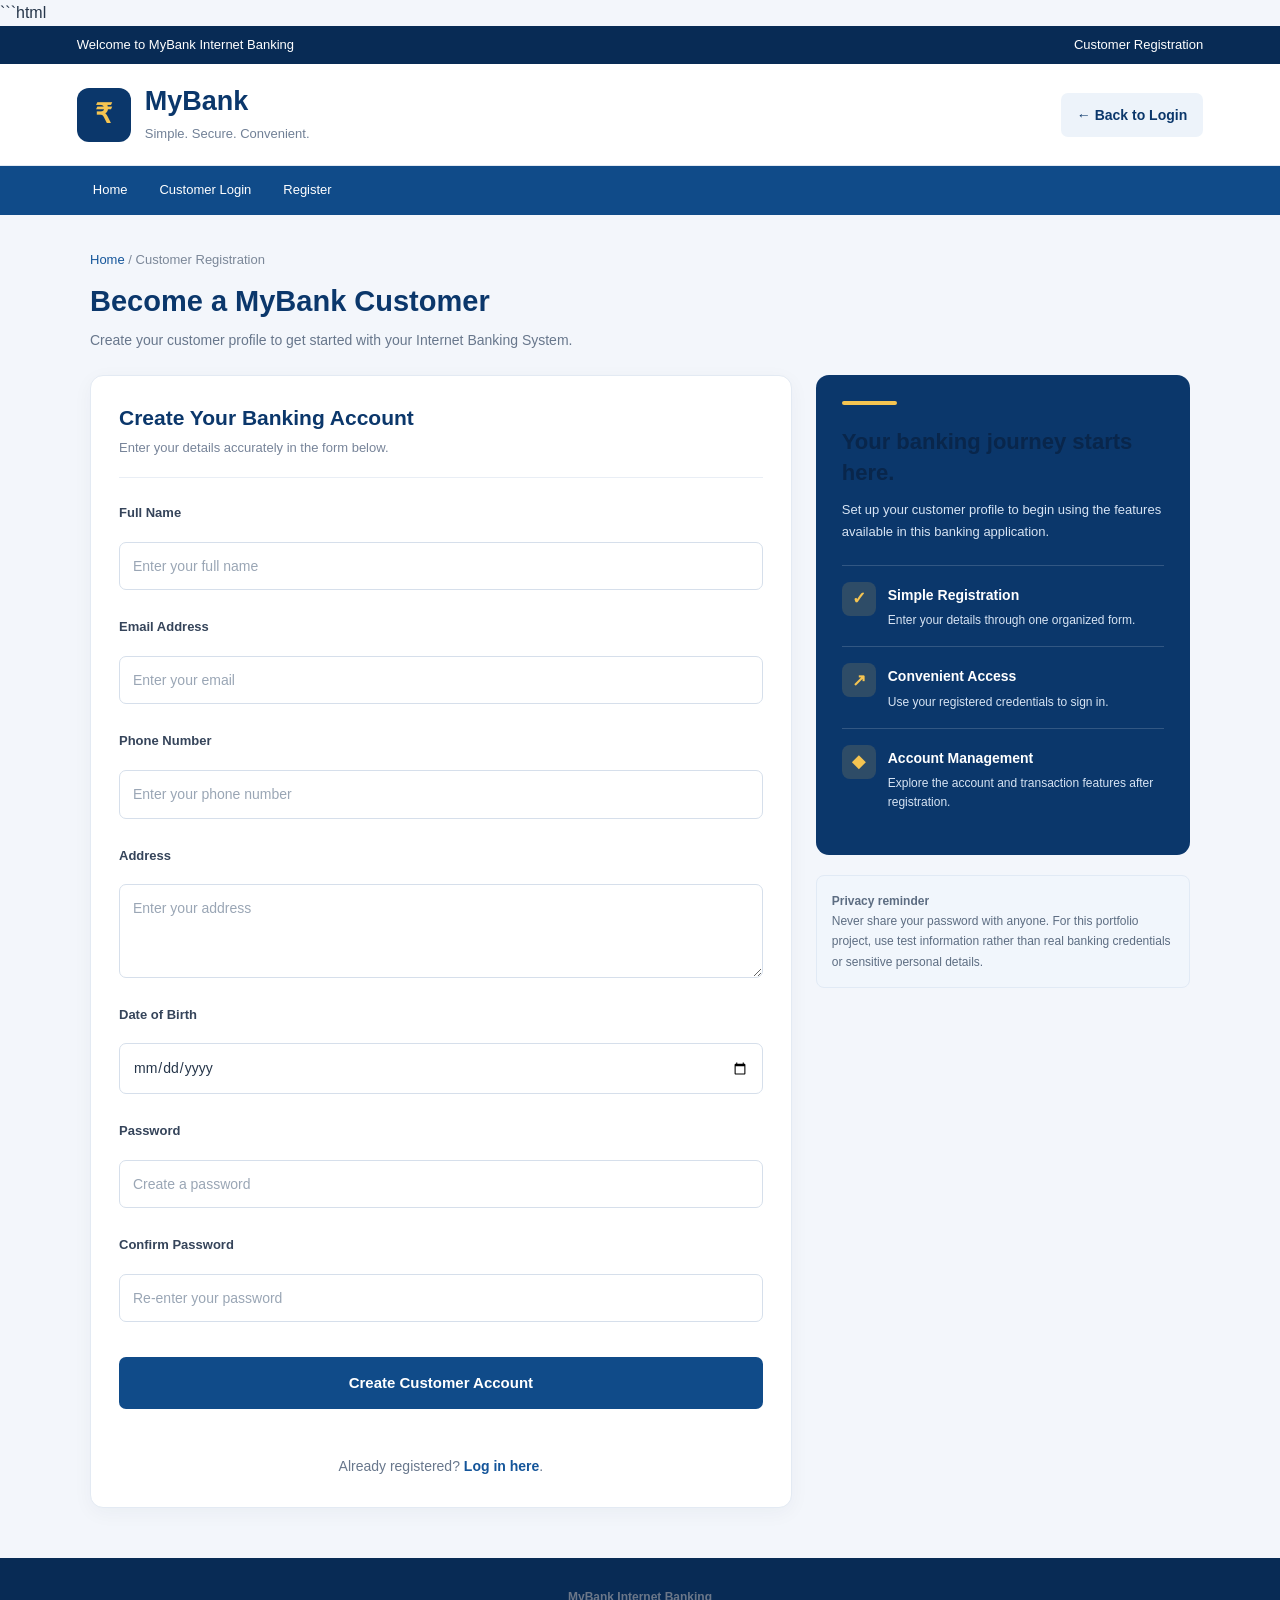
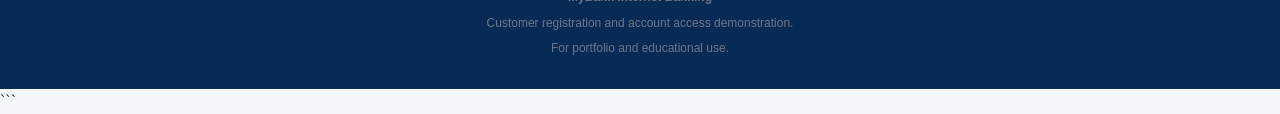
<file: frontend/register.html>
```html
<!DOCTYPE html>
<html lang="en">
<head>
    <meta charset="UTF-8">
    <meta name="viewport" content="width=device-width, initial-scale=1.0">
    <title>Customer Registration | MyBank</title>
    <link rel="stylesheet" href="css/style.css">

    <style>
        .register-page {
            margin: 0;
            background: #f3f6fb;
            color: #26364a;
            font-family: Arial, Helvetica, sans-serif;
        }

        .register-page * {
            box-sizing: border-box;
        }

        .register-page a {
            text-decoration: none;
        }

        .register-topbar {
            padding: 9px 6%;
            background: #082b55;
            color: #fff;
            display: flex;
            justify-content: space-between;
            flex-wrap: wrap;
            gap: 10px;
            font-size: 13px;
        }

        .register-header {
            background: #fff;
            padding: 20px 6%;
            display: flex;
            align-items: center;
            justify-content: space-between;
            gap: 20px;
            flex-wrap: wrap;
            border-bottom: 1px solid #e3eaf3;
        }

        .register-brand {
            display: flex;
            align-items: center;
            gap: 14px;
        }

        .register-brand-icon {
            width: 54px;
            height: 54px;
            border-radius: 12px;
            background: #0b376b;
            color: #f5c451;
            display: flex;
            align-items: center;
            justify-content: center;
            font-size: 27px;
            font-weight: bold;
        }

        .register-brand h1 {
            color: #0b376b;
            font-size: 27px;
            margin: 0 0 5px;
        }

        .register-brand p {
            color: #718096;
            font-size: 13px;
            margin: 0;
        }

        .register-login-link {
            display: inline-block;
            padding: 11px 16px;
            background: #edf3fa;
            color: #0b376b;
            border-radius: 7px;
            font-size: 14px;
            font-weight: bold;
            transition: background 0.2s;
        }

        .register-login-link:hover {
            background: #dce8f7;
        }

        .register-nav {
            background: #104b89;
            padding: 0 6%;
            display: flex;
            flex-wrap: wrap;
        }

        .register-nav a {
            color: #fff;
            padding: 14px 16px;
            display: inline-block;
            font-size: 13px;
            transition: background 0.2s;
        }

        .register-nav a:hover {
            background: #082b55;
        }

        .register-main {
            width: 90%;
            max-width: 1100px;
            margin: 35px auto 50px;
        }

        .register-breadcrumb {
            margin-bottom: 12px;
            color: #7b8798;
            font-size: 13px;
        }

        .register-breadcrumb a {
            color: #14559a;
        }

        .register-intro {
            margin-bottom: 24px;
        }

        .register-intro h2 {
            color: #0b376b;
            font-size: 29px;
            margin: 0 0 8px;
        }

        .register-intro p {
            color: #68778c;
            margin: 0;
            line-height: 1.6;
            font-size: 14px;
        }

        .register-layout {
            display: grid;
            grid-template-columns: minmax(0, 1.5fr) minmax(260px, 0.8fr);
            align-items: start;
            gap: 24px;
        }

        .register-card {
            min-width: 0;
            padding: 28px;
            background: #fff;
            border: 1px solid #e3eaf3;
            border-radius: 13px;
            box-shadow: 0 5px 20px rgba(15, 44, 80, 0.045);
        }

        .register-card-heading {
            padding-bottom: 18px;
            margin-bottom: 8px;
            border-bottom: 1px solid #e9eef5;
        }

        .register-card-heading h3 {
            color: #0b376b;
            margin: 0 0 7px;
            font-size: 21px;
        }

        .register-card-heading p {
            color: #778499;
            font-size: 13px;
            line-height: 1.6;
            margin: 0;
        }

        .register-form label {
            display: block;
            color: #35445a;
            font-size: 13px;
            font-weight: bold;
            margin: 17px 0 8px;
        }

        .register-form input,
        .register-form textarea {
            display: block;
            width: 100%;
            padding: 12px 13px;
            border: 1px solid #d6dfeb;
            border-radius: 7px;
            background: #fff;
            color: #26364a;
            font-family: inherit;
            font-size: 14px;
            transition: border-color 0.2s, box-shadow 0.2s;
        }

        .register-form input {
            min-height: 45px;
        }

        .register-form textarea {
            min-height: 90px;
            resize: vertical;
        }

        .register-form input:focus,
        .register-form textarea:focus {
            outline: none;
            border-color: #1a65ad;
            box-shadow: 0 0 0 3px rgba(26, 101, 173, 0.12);
        }

        .register-form input::placeholder,
        .register-form textarea::placeholder {
            color: #9aa6b5;
        }

        .register-submit {
            display: block;
            width: 100%;
            margin-top: 25px;
            padding: 14px 18px;
            border: none;
            border-radius: 7px;
            background: #104b89;
            color: #fff;
            font-size: 15px;
            font-weight: bold;
            cursor: pointer;
            transition: background 0.2s;
        }

        .register-submit:hover {
            background: #082b55;
        }

        .register-submit:disabled {
            opacity: 0.65;
            cursor: not-allowed;
        }

        #registerMessage {
            margin: 14px 0 0;
            font-size: 13px;
            line-height: 1.6;
            overflow-wrap: anywhere;
        }

        .register-existing {
            text-align: center;
            margin: 22px 0 0;
            color: #68778c;
            font-size: 14px;
            line-height: 1.7;
        }

        .register-existing a {
            color: #14559a;
            font-weight: bold;
        }

        .register-existing a:hover {
            text-decoration: underline;
        }

        .register-benefits {
            background: #0b376b;
            color: #fff;
            border-radius: 13px;
            padding: 26px;
            overflow: hidden;
            position: relative;
        }

        .register-benefits::before {
            content: "";
            display: block;
            height: 4px;
            width: 55px;
            border-radius: 5px;
            background: #f5c451;
            margin-bottom: 22px;
        }

        .register-benefits h3 {
            margin: 0 0 10px;
            font-size: 22px;
            line-height: 1.4;
        }

        .register-benefits > p {
            color: #d7e4f4;
            font-size: 13px;
            line-height: 1.7;
            margin: 0 0 22px;
        }

        .register-benefit-item {
            display: flex;
            align-items: flex-start;
            gap: 12px;
            padding: 16px 0;
            border-top: 1px solid rgba(255, 255, 255, 0.16);
        }

        .register-benefit-icon {
            width: 34px;
            height: 34px;
            flex-shrink: 0;
            border-radius: 8px;
            background: rgba(245, 196, 81, 0.15);
            color: #f5c451;
            display: flex;
            align-items: center;
            justify-content: center;
            font-size: 17px;
            font-weight: bold;
        }

        .register-benefit-item strong {
            display: block;
            margin: 2px 0 5px;
            font-size: 14px;
        }

        .register-benefit-item span {
            display: block;
            color: #d7e4f4;
            font-size: 12px;
            line-height: 1.6;
        }

        .register-privacy-note {
            margin-top: 20px;
            padding: 15px;
            background: #f1f6fc;
            border: 1px solid #e1eaf5;
            border-radius: 8px;
            color: #5d6d82;
            font-size: 12px;
            line-height: 1.7;
        }

        .register-footer {
            background: #082b55;
            color: #dce7f5;
            padding: 25px 6%;
            text-align: center;
            font-size: 12px;
            line-height: 1.8;
        }

        .register-footer p {
            margin: 4px 0;
        }

        @media (max-width: 800px) {
            .register-layout {
                grid-template-columns: 1fr;
            }

            .register-benefits {
                order: 2;
            }
        }

        @media (max-width: 550px) {
            .register-topbar {
                padding: 10px 4%;
            }

            .register-header {
                padding: 17px 4%;
            }

            .register-brand h1 {
                font-size: 23px;
            }

            .register-nav {
                padding: 0 2%;
            }

            .register-nav a {
                padding: 12px 10px;
                font-size: 12px;
            }

            .register-main {
                width: 92%;
                margin-top: 24px;
            }

            .register-intro h2 {
                font-size: 25px;
            }

            .register-card,
            .register-benefits {
                padding: 20px;
            }
        }
    </style>
</head>

<body class="register-page">
    <div class="register-topbar">
        <span>Welcome to MyBank Internet Banking</span>
        <span>Customer Registration</span>
    </div>

    <header class="register-header">
        <div class="register-brand">
            <div class="register-brand-icon" aria-hidden="true">₹</div>
            <div>
                <h1>MyBank</h1>
                <p>Simple. Secure. Convenient.</p>
            </div>
        </div>

        <a class="register-login-link" href="index.html">
            ← Back to Login
        </a>
    </header>

    <nav class="register-nav" aria-label="Main navigation">
        <a href="index.html">Home</a>
        <a href="index.html">Customer Login</a>
        <a href="register.html" aria-current="page">Register</a>
    </nav>

    <main class="register-main">
        <div class="register-breadcrumb">
            <a href="index.html">Home</a>
            <span> / Customer Registration</span>
        </div>

        <section class="register-intro">
            <h2>Become a MyBank Customer</h2>
            <p>
                Create your customer profile to get started with your
                Internet Banking System.
            </p>
        </section>

        <div class="register-layout">
            <section class="register-card">
                <div class="register-card-heading">
                    <h3>Create Your Banking Account</h3>
                    <p>Enter your details accurately in the form below.</p>
                </div>

                <form id="registerForm" class="register-form">
                    <label for="name">Full Name</label>
                    <input
                        type="text"
                        id="name"
                        name="name"
                        minlength="2"
                        maxlength="100"
                        autocomplete="name"
                        placeholder="Enter your full name"
                        required
                    >

                    <label for="email">Email Address</label>
                    <input
                        type="email"
                        id="email"
                        name="email"
                        autocomplete="email"
                        placeholder="Enter your email"
                        required
                    >

                    <label for="phone">Phone Number</label>
                    <input
                        type="tel"
                        id="phone"
                        name="phone"
                        maxlength="15"
                        autocomplete="tel"
                        placeholder="Enter your phone number"
                        required
                    >

                    <label for="address">Address</label>
                    <textarea
                        id="address"
                        name="address"
                        rows="3"
                        maxlength="300"
                        autocomplete="street-address"
                        placeholder="Enter your address"
                        required
                    ></textarea>

                    <label for="date_of_birth">Date of Birth</label>
                    <input
                        type="date"
                        id="date_of_birth"
                        name="date_of_birth"
                        autocomplete="bday"
                        required
                    >

                    <label for="password">Password</label>
                    <input
                        type="password"
                        id="password"
                        name="password"
                        minlength="8"
                        autocomplete="new-password"
                        placeholder="Create a password"
                        required
                    >

                    <label for="confirmPassword">Confirm Password</label>
                    <input
                        type="password"
                        id="confirmPassword"
                        name="confirmPassword"
                        minlength="8"
                        autocomplete="new-password"
                        placeholder="Re-enter your password"
                        required
                    >

                    <button
                        type="submit"
                        id="registerButton"
                        class="register-submit"
                    >
                        Create Customer Account
                    </button>

                    <p
                        id="registerMessage"
                        role="status"
                        aria-live="polite"
                    ></p>
                </form>

                <p class="register-existing">
                    Already registered?
                    <a href="index.html">Log in here</a>.
                </p>
            </section>

            <aside>
                <section class="register-benefits">
                    <h3>Your banking journey starts here.</h3>
                    <p>
                        Set up your customer profile to begin using the
                        features available in this banking application.
                    </p>

                    <div class="register-benefit-item">
                        <div class="register-benefit-icon" aria-hidden="true">✓</div>
                        <div>
                            <strong>Simple Registration</strong>
                            <span>Enter your details through one organized form.</span>
                        </div>
                    </div>

                    <div class="register-benefit-item">
                        <div class="register-benefit-icon" aria-hidden="true">↗</div>
                        <div>
                            <strong>Convenient Access</strong>
                            <span>Use your registered credentials to sign in.</span>
                        </div>
                    </div>

                    <div class="register-benefit-item">
                        <div class="register-benefit-icon" aria-hidden="true">◆</div>
                        <div>
                            <strong>Account Management</strong>
                            <span>Explore the account and transaction features after registration.</span>
                        </div>
                    </div>
                </section>

                <div class="register-privacy-note">
                    <strong>Privacy reminder</strong><br>
                    Never share your password with anyone. For this portfolio
                    project, use test information rather than real banking
                    credentials or sensitive personal details.
                </div>
            </aside>
        </div>
    </main>

    <footer class="register-footer">
        <p><strong>MyBank Internet Banking</strong></p>
        <p>Customer registration and account access demonstration.</p>
        <p>For portfolio and educational use.</p>
    </footer>

    <script src="js/api.js"></script>
    <script src="js/register.js"></script>
</body>
</html>
```
</file>
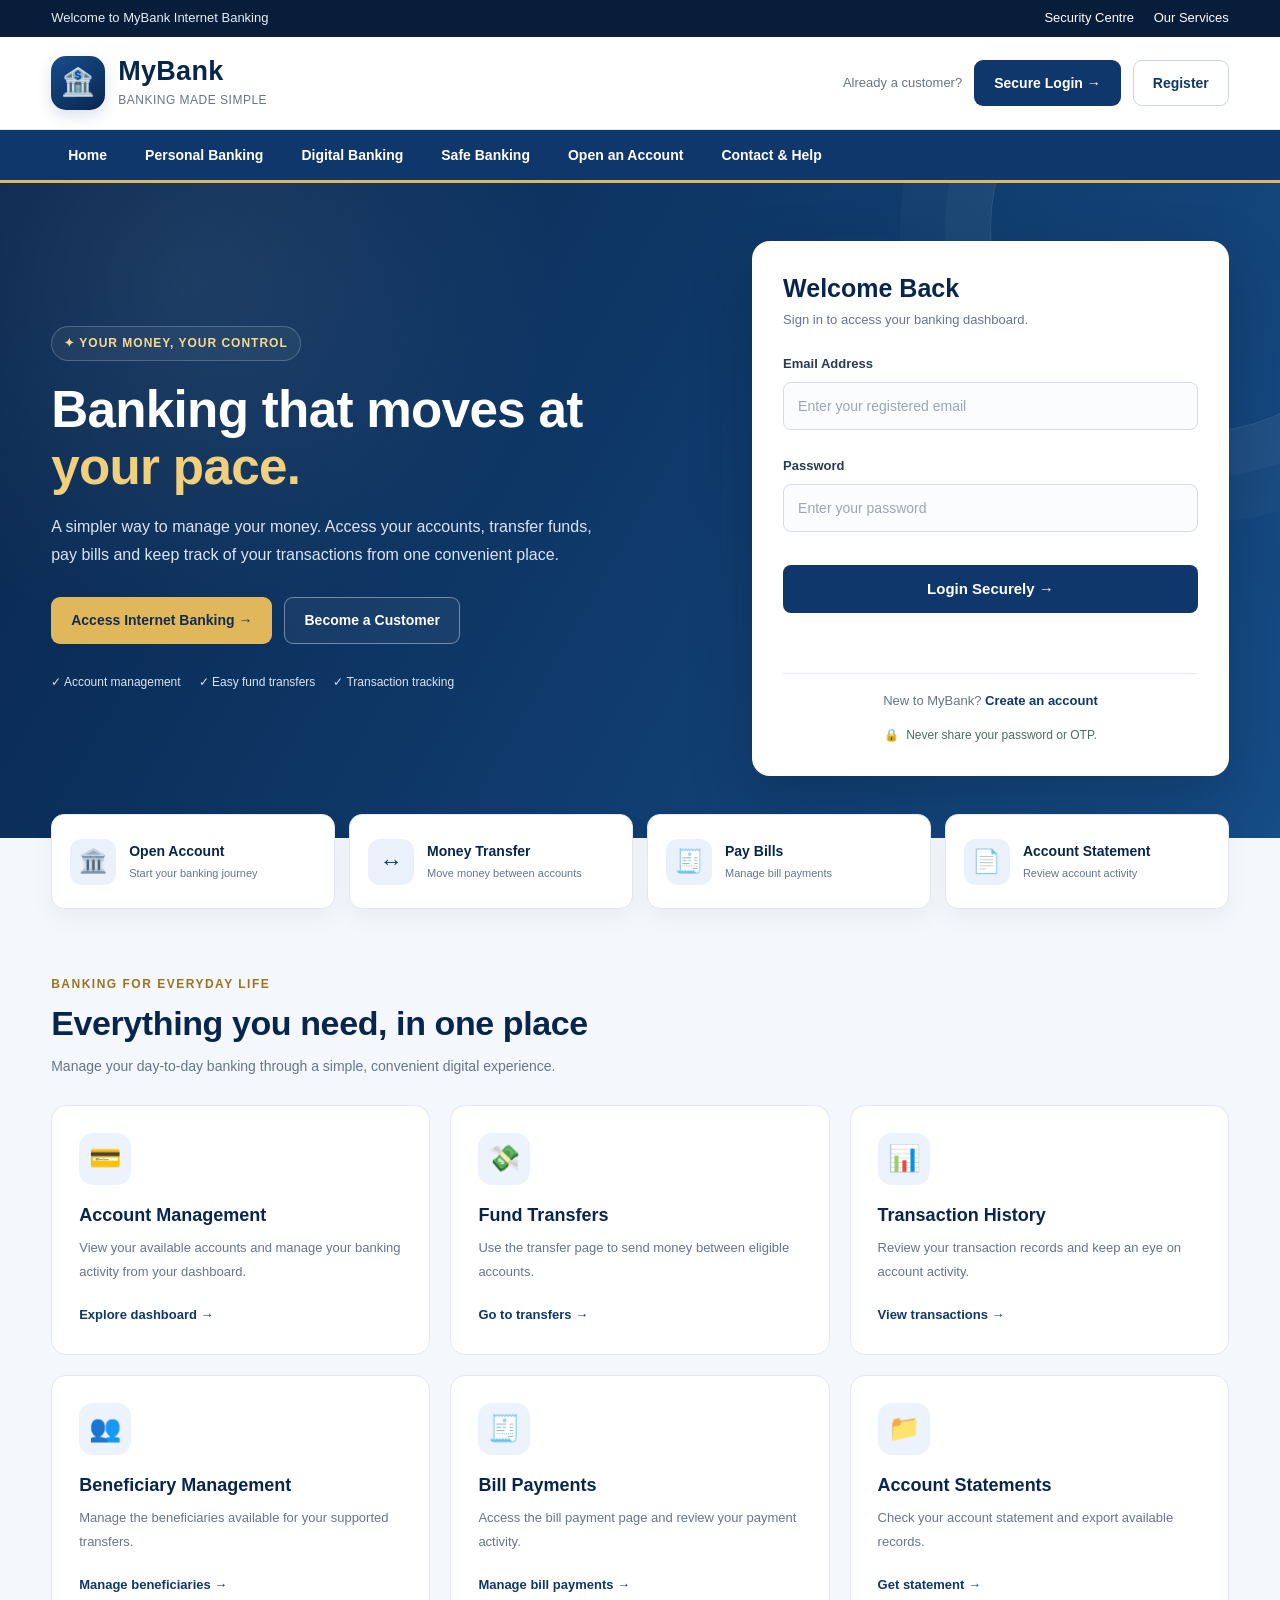
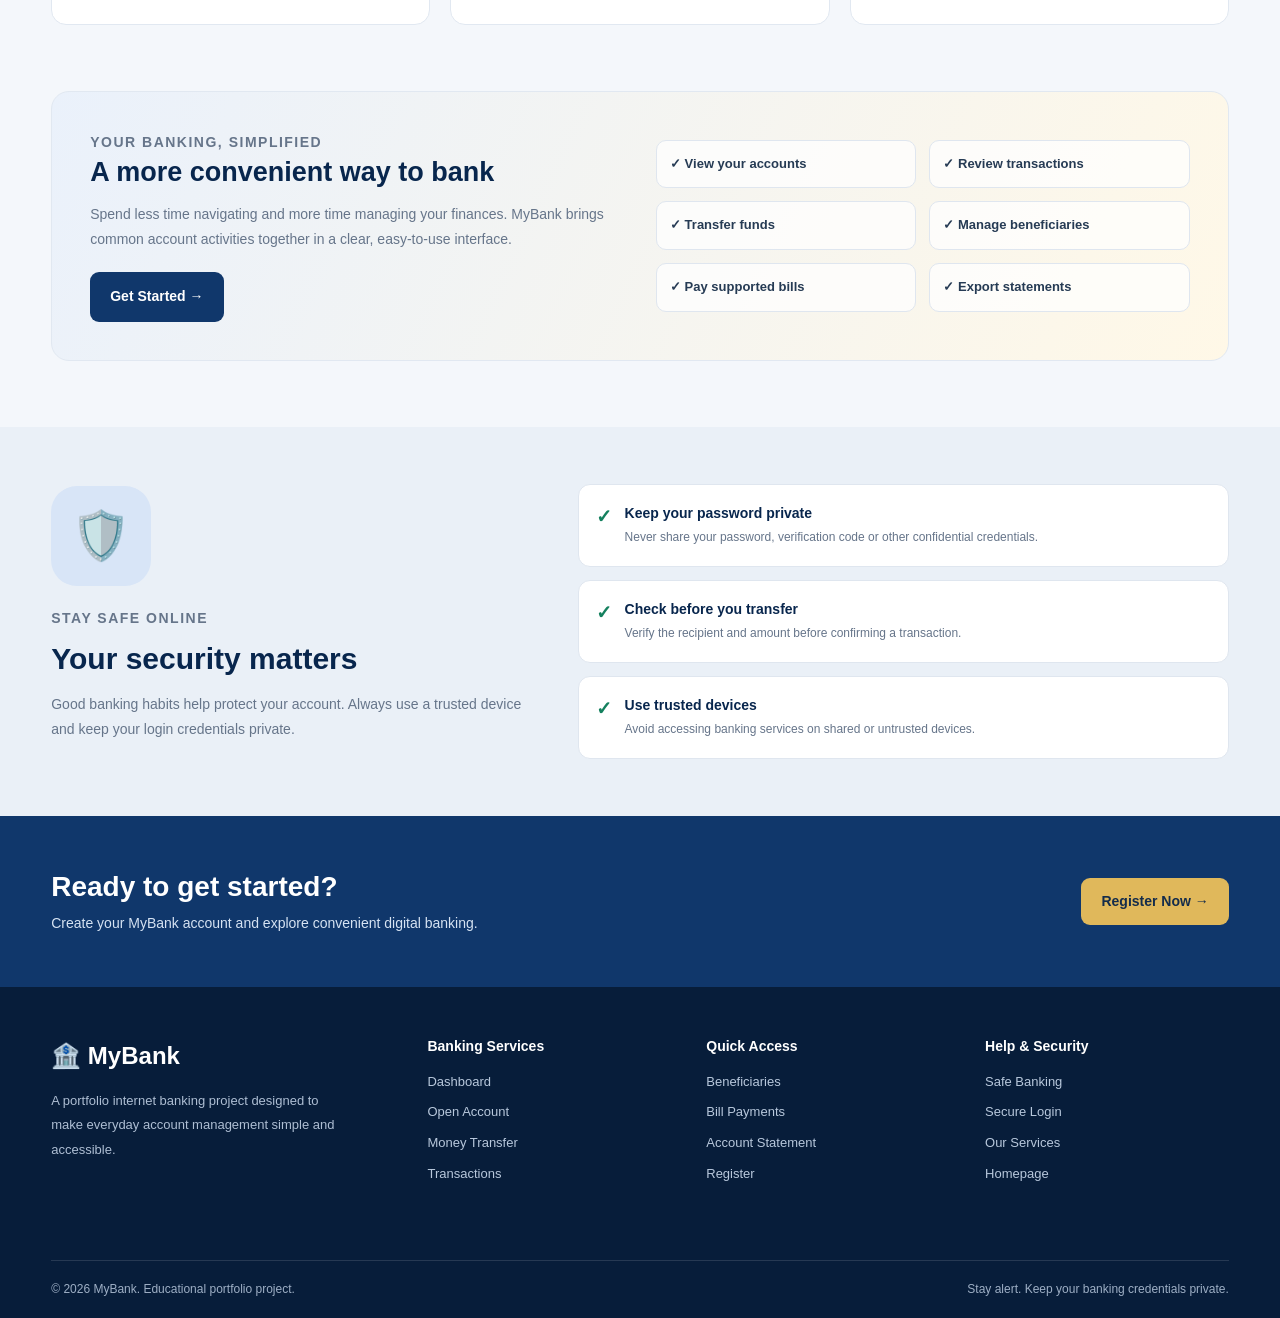
<file: frontend/transactions.html>
```html
<!DOCTYPE html>
<html lang="en">
<head>
    <meta charset="UTF-8">
    <meta name="viewport" content="width=device-width, initial-scale=1.0">
    <title>Transaction History | MyBank</title>
    <link rel="stylesheet" href="css/style.css">

    <style>
        .transactions-page {
            min-height: 100vh;
            background: #f3f6fb;
            color: #172b46;
            font-family: "Segoe UI", Arial, sans-serif;
        }

        .transactions-page * {
            box-sizing: border-box;
        }

        .tp-topbar {
            padding: 9px 5%;
            background: #08294f;
            color: #e5edf8;
            font-size: 12px;
            letter-spacing: .3px;
        }

        .tp-header {
            padding: 22px 5%;
            background: #fff;
            border-bottom: 1px solid #e0e7f0;
            display: flex;
            justify-content: space-between;
            align-items: center;
            gap: 20px;
            flex-wrap: wrap;
        }

        .tp-brand {
            display: flex;
            align-items: center;
            gap: 14px;
        }

        .tp-brand-icon {
            width: 48px;
            height: 48px;
            border-radius: 12px;
            background: #123b73;
            color: #fff;
            display: grid;
            place-items: center;
            font-size: 23px;
            font-weight: 800;
        }

        .tp-brand h1 {
            margin: 0;
            color: #123b73;
            font-size: 25px;
            line-height: 1.2;
        }

        .tp-brand p {
            margin: 5px 0 0;
            color: #6b7789;
            font-size: 13px;
        }

        .tp-back {
            display: inline-flex;
            align-items: center;
            justify-content: center;
            gap: 8px;
            padding: 11px 17px;
            color: #123b73;
            background: #fff;
            border: 1px solid #cbd7e7;
            border-radius: 9px;
            font-size: 14px;
            font-weight: 650;
            text-decoration: none;
            transition: .2s ease;
        }

        .tp-back:hover {
            background: #edf3fb;
            color: #09264b;
        }

        .tp-nav {
            padding: 0 5%;
            background: #123b73;
            display: flex;
            align-items: center;
            gap: 7px;
            flex-wrap: wrap;
        }

        .tp-nav a {
            display: inline-block;
            padding: 14px 15px;
            color: #e8eff9;
            text-decoration: none;
            font-size: 13px;
            font-weight: 600;
            border-bottom: 3px solid transparent;
        }

        .tp-nav a:hover,
        .tp-nav a.active {
            color: #fff;
            background: rgba(255,255,255,.08);
            border-bottom-color: #d7ad55;
        }

        .tp-main {
            width: min(1200px, 92%);
            margin: 34px auto 55px;
        }

        .tp-breadcrumb {
            margin-bottom: 22px;
            color: #738198;
            font-size: 13px;
        }

        .tp-breadcrumb a {
            color: #245b99;
            text-decoration: none;
        }

        .tp-page-heading {
            display: flex;
            align-items: flex-end;
            justify-content: space-between;
            gap: 18px;
            flex-wrap: wrap;
            margin-bottom: 25px;
        }

        .tp-page-heading h2 {
            margin: 0;
            color: #102e55;
            font-size: clamp(25px, 3vw, 32px);
            letter-spacing: -.5px;
        }

        .tp-page-heading p {
            margin: 8px 0 0;
            color: #6b7789;
            font-size: 14px;
        }

        .tp-secure-label {
            display: inline-flex;
            align-items: center;
            gap: 7px;
            padding: 9px 13px;
            border: 1px solid #cce9dc;
            border-radius: 30px;
            background: #f0faf5;
            color: #16734e;
            font-size: 12px;
            font-weight: 700;
        }

        .tp-panel {
            overflow: hidden;
            background: #fff;
            border: 1px solid #e0e7f0;
            border-radius: 16px;
            box-shadow: 0 8px 28px rgba(16, 42, 78, .06);
        }

        .tp-panel-heading {
            padding: 23px 25px;
            border-bottom: 1px solid #e7edf5;
            display: flex;
            justify-content: space-between;
            align-items: center;
            gap: 15px;
            flex-wrap: wrap;
        }

        .tp-panel-heading h3 {
            margin: 0;
            color: #12345c;
            font-size: 19px;
        }

        .tp-panel-heading p {
            margin: 5px 0 0;
            color: #7b8798;
            font-size: 13px;
        }

        .tp-filter-area {
            padding: 23px 25px;
            background: #fbfcfe;
            border-bottom: 1px solid #e7edf5;
        }

        .tp-filter-grid {
            display: grid;
            grid-template-columns: minmax(0, 1fr) auto;
            align-items: end;
            gap: 18px;
        }

        .tp-field label {
            display: block;
            margin: 0 0 8px;
            color: #334761;
            font-size: 13px;
            font-weight: 700;
        }

        .tp-field select {
            width: 100%;
            min-height: 47px;
            padding: 11px 13px;
            color: #203651;
            background: #fff;
            border: 1px solid #ccd7e5;
            border-radius: 9px;
            font: inherit;
            font-size: 14px;
        }

        .tp-field select:focus {
            outline: none;
            border-color: #3479bf;
            box-shadow: 0 0 0 3px rgba(52,121,191,.12);
        }

        .tp-refresh {
            min-height: 47px;
            padding: 11px 20px;
            display: inline-flex;
            justify-content: center;
            align-items: center;
            gap: 8px;
            background: #123b73;
            border: 1px solid #123b73;
            border-radius: 9px;
            color: #fff;
            font: inherit;
            font-size: 14px;
            font-weight: 700;
            cursor: pointer;
            transition: .2s ease;
        }

        .tp-refresh:hover {
            background: #09264b;
            transform: translateY(-1px);
        }

        .tp-message {
            margin: 0;
            padding: 0 25px;
            color: #52647a;
            font-size: 13px;
            overflow-wrap: anywhere;
        }

        .tp-message:not(:empty) {
            padding-top: 16px;
        }

        .tp-table-heading {
            padding: 21px 25px 12px;
            display: flex;
            align-items: center;
            justify-content: space-between;
            gap: 12px;
            flex-wrap: wrap;
        }

        .tp-table-heading h3 {
            margin: 0;
            color: #183759;
            font-size: 16px;
        }

        .tp-table-heading span {
            color: #78869a;
            font-size: 12px;
        }

        .tp-table-wrapper {
            margin: 0 25px 25px;
            overflow-x: auto;
            border: 1px solid #e1e8f1;
            border-radius: 11px;
        }

        .tp-table {
            width: 100%;
            min-width: 680px;
            border-collapse: collapse;
            background: #fff;
        }

        .tp-table thead th {
            padding: 15px 17px;
            background: #123b73;
            color: #fff;
            text-align: left;
            white-space: nowrap;
            font-size: 12px;
            font-weight: 700;
            letter-spacing: .35px;
            text-transform: uppercase;
        }

        .tp-table tbody td {
            padding: 16px 17px;
            color: #3c4e65;
            border-bottom: 1px solid #eaf0f6;
            text-align: left;
            font-size: 13px;
            vertical-align: middle;
        }

        .tp-table tbody tr:nth-child(even) {
            background: #f9fbfe;
        }

        .tp-table tbody tr:hover {
            background: #f0f5fc;
        }

        .tp-table tbody tr:last-child td {
            border-bottom: none;
        }

        .tp-table tbody td:first-child {
            color: #263d59;
            font-weight: 600;
            white-space: nowrap;
        }

        .tp-table tbody td:nth-child(2) {
            font-family: Consolas, monospace;
            font-size: 12px;
        }

        .tp-table tbody td:nth-child(4) {
            color: #173e70;
            font-weight: 750;
            white-space: nowrap;
        }

        .tp-empty {
            padding: 38px 18px !important;
            color: #758399 !important;
            text-align: center !important;
        }

        .tp-info {
            margin-top: 20px;
            padding: 17px 20px;
            display: flex;
            align-items: flex-start;
            gap: 12px;
            background: #eef5fd;
            border: 1px solid #d8e7f8;
            border-radius: 11px;
        }

        .tp-info-icon {
            flex: 0 0 30px;
            width: 30px;
            height: 30px;
            display: grid;
            place-items: center;
            border-radius: 50%;
            background: #dceafb;
            color: #164b83;
            font-weight: 800;
        }

        .tp-info h4 {
            margin: 0 0 4px;
            color: #174574;
            font-size: 13px;
        }

        .tp-info p {
            margin: 0;
            color: #58708c;
            font-size: 12px;
            line-height: 1.6;
        }

        .tp-footer {
            padding: 28px 5%;
            background: #08294f;
            color: #d5e1f1;
            text-align: center;
            font-size: 12px;
        }

        .tp-footer p {
            margin: 5px 0;
            color: #d5e1f1;
        }

        @media (max-width: 650px) {
            .tp-topbar {
                padding: 9px 4%;
            }

            .tp-header {
                padding: 18px 4%;
            }

            .tp-brand h1 {
                font-size: 22px;
            }

            .tp-nav {
                padding: 0 3%;
                gap: 0;
            }

            .tp-nav a {
                padding: 12px 10px;
                font-size: 12px;
            }

            .tp-main {
                width: 94%;
                margin-top: 24px;
            }

            .tp-filter-area,
            .tp-panel-heading {
                padding: 19px;
            }

            .tp-filter-grid {
                grid-template-columns: 1fr;
            }

            .tp-refresh {
                width: 100%;
            }

            .tp-table-heading {
                padding: 19px 19px 12px;
            }

            .tp-table-wrapper {
                margin: 0 12px 18px;
            }

            .tp-message {
                padding-right: 19px;
                padding-left: 19px;
            }

            .tp-message:not(:empty) {
                padding-top: 14px;
            }
        }

        @media (prefers-reduced-motion: reduce) {
            .tp-back,
            .tp-refresh {
                transition: none;
            }
        }
    </style>
</head>

<body class="transactions-page">
    <div class="tp-topbar">
        MYBANK DIGITAL BANKING &nbsp; | &nbsp; SECURE TRANSACTION SERVICES
    </div>

    <header class="tp-header">
        <div class="tp-brand">
            <div class="tp-brand-icon" aria-hidden="true">M</div>
            <div>
                <h1>MyBank</h1>
                <p>Transaction History</p>
            </div>
        </div>

        <a class="tp-back" href="dashboard.html">
            <span aria-hidden="true">←</span>
            Back to Dashboard
        </a>
    </header>

    <nav class="tp-nav" aria-label="Main navigation">
        <a href="dashboard.html">Dashboard</a>
        <a href="open-account.html">My Accounts</a>
        <a href="transfer.html">Money Transfer</a>
        <a href="transactions.html" class="active" aria-current="page">Transactions</a>
        <a href="beneficiaries.html">Beneficiaries</a>
        <a href="bill-payments.html">Bill Payments</a>
        <a href="account-statement.html">Statements</a>
    </nav>

    <main class="tp-main">
        <div class="tp-breadcrumb">
            <a href="dashboard.html">Dashboard</a>
            &nbsp; / &nbsp; Transaction History
        </div>

        <div class="tp-page-heading">
            <div>
                <h2>Transaction History</h2>
                <p>Review the activity and status of transactions in your bank account.</p>
            </div>

            <div class="tp-secure-label">
                <span aria-hidden="true">●</span>
                Secure Banking
            </div>
        </div>

        <section class="tp-panel" aria-labelledby="transactionPanelTitle">
            <div class="tp-panel-heading">
                <div>
                    <h3 id="transactionPanelTitle">My Transactions</h3>
                    <p>Choose an account to view its transaction records.</p>
                </div>
            </div>

            <div class="tp-filter-area">
                <div class="tp-filter-grid">
                    <div class="tp-field">
                        <label for="accountSelect">Select Account</label>
                        <select id="accountSelect">
                            <option value="">Loading accounts...</option>
                        </select>
                    </div>

                    <button type="button" id="refreshTransactions" class="tp-refresh">
                        <span aria-hidden="true">↻</span>
                        Refresh Transactions
                    </button>
                </div>
            </div>

            <p id="transactionMessage" class="tp-message" role="status" aria-live="polite"></p>

            <div class="tp-table-heading">
                <h3>Recent Activity</h3>
                <span>Transaction details</span>
            </div>

            <div class="tp-table-wrapper">
                <table class="tp-table transaction-table">
                    <thead>
                        <tr>
                            <th scope="col">Date</th>
                            <th scope="col">Transaction ID</th>
                            <th scope="col">Type</th>
                            <th scope="col">Amount</th>
                            <th scope="col">Status</th>
                        </tr>
                    </thead>

                    <tbody id="transactionTableBody">
                        <tr>
                            <td colspan="5" class="tp-empty">Loading transactions...</td>
                        </tr>
                    </tbody>
                </table>
            </div>
        </section>

        <aside class="tp-info">
            <div class="tp-info-icon" aria-hidden="true">i</div>
            <div>
                <h4>Keep your transactions secure</h4>
                <p>
                    Review transaction details regularly. Never share your password,
                    OTP, or other confidential banking credentials with anyone.
                    If you notice an unfamiliar transaction, contact your bank.
                </p>
            </div>
        </aside>
    </main>

    <footer class="tp-footer">
        <p><strong>MyBank Digital Banking</strong></p>
        <p>Secure access to your banking information.</p>
        <p>© 2026 MyBank. Portfolio demonstration project.</p>
    </footer>

    <script src="js/api.js"></script>
    <script src="js/transactions.js"></script>
</body>
</html>
```
</file>
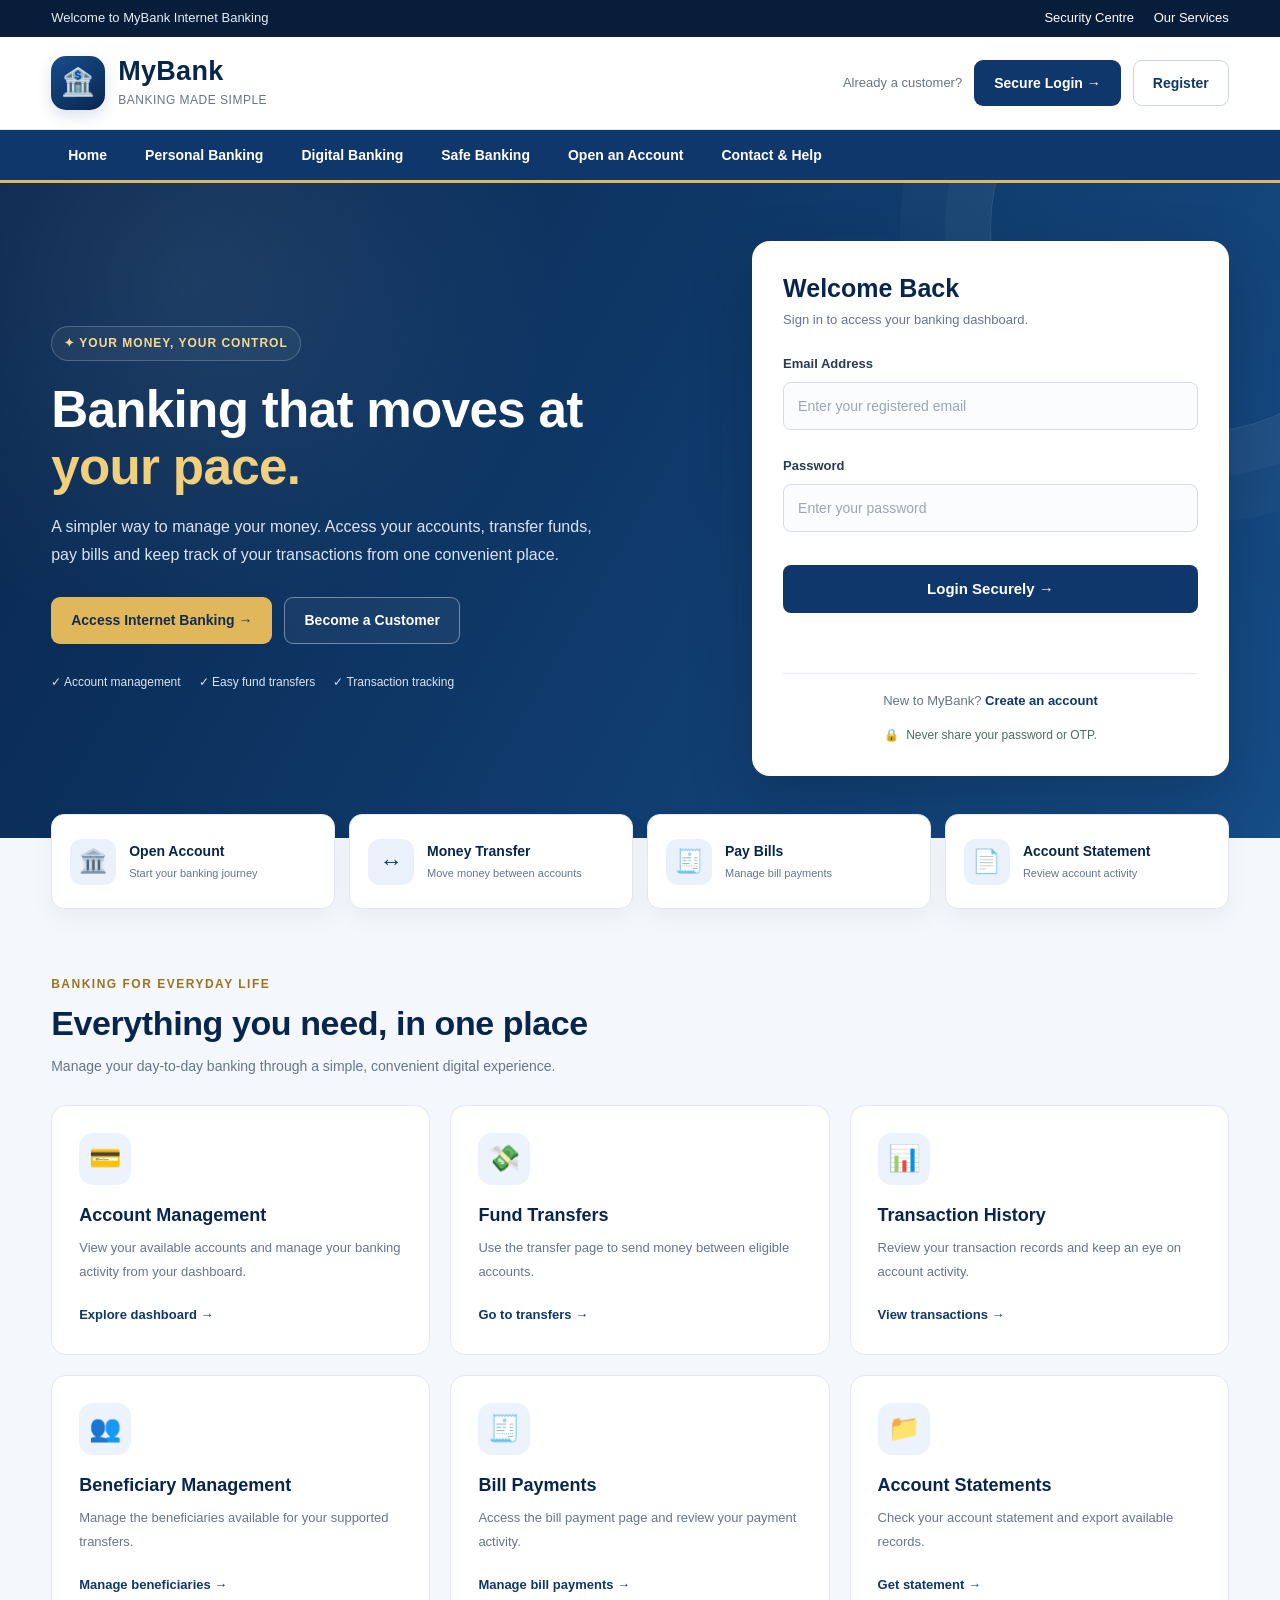
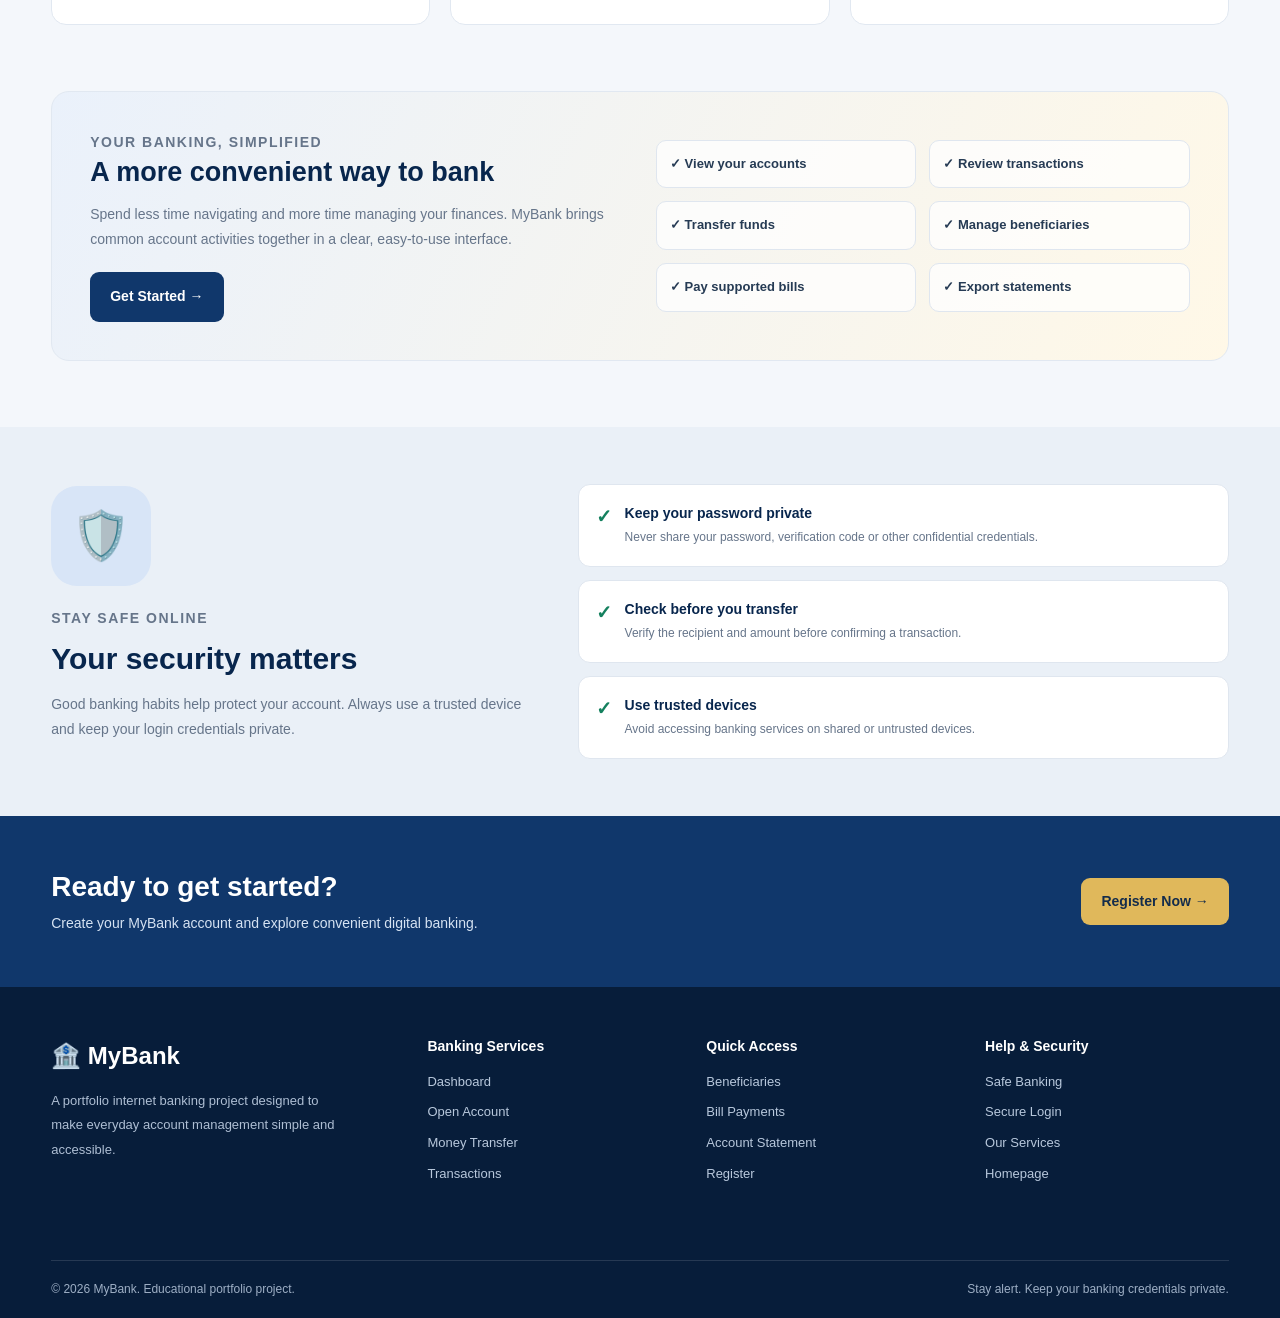
<file: frontend/transfer.html>
<!DOCTYPE html>
<html lang="en">
<head>
    <meta charset="UTF-8">
    <meta name="viewport" content="width=device-width, initial-scale=1.0">

    <title>Transfer Money | MyBank</title>
    <meta name="description" content="Transfer money securely using your MyBank account.">

    <link rel="stylesheet" href="css/style.css">

    <style>
        .transfer-page {
            --tp-blue: #10376b;
            --tp-dark: #08264d;
            --tp-gold: #e0b85b;
            --tp-text: #1c2d43;
            --tp-muted: #718096;
            --tp-border: #e1e8f1;
            min-height: 100vh;
            margin: 0;
            background: #f3f6fb;
            color: var(--tp-text);
            font-family: "Segoe UI", Arial, sans-serif;
            line-height: 1.6;
        }

        .transfer-page * {
            box-sizing: border-box;
        }

        .transfer-page a {
            text-decoration: none;
        }

        .tp-container {
            width: min(1120px, 92%);
            margin: 0 auto;
        }

        /* Header */
        .transfer-page .tp-topbar {
            padding: 8px 0;
            background: #071d3a;
            color: #dbe6f5;
            font-size: 12px;
        }

        .transfer-page .tp-header {
            background: #fff;
            border-bottom: 1px solid var(--tp-border);
        }

        .transfer-page .tp-header-inner {
            display: flex;
            justify-content: space-between;
            align-items: center;
            flex-wrap: wrap;
            gap: 16px;
            padding: 17px 0;
        }

        .transfer-page .tp-brand {
            display: flex;
            align-items: center;
            gap: 12px;
            color: var(--tp-dark);
        }

        .transfer-page .tp-brand-icon {
            display: grid;
            place-items: center;
            width: 47px;
            height: 47px;
            border-radius: 13px;
            background: linear-gradient(145deg, #174d8d, #09264d);
            color: #fff;
            font-size: 24px;
        }

        .transfer-page .tp-brand h1 {
            margin: 0;
            color: var(--tp-dark);
            font-size: 24px;
            line-height: 1.2;
        }

        .transfer-page .tp-brand p {
            margin: 3px 0 0;
            color: var(--tp-muted);
            font-size: 12px;
        }

        .transfer-page .tp-back {
            display: inline-flex;
            align-items: center;
            gap: 8px;
            padding: 10px 16px;
            border: 1px solid #d4deeb;
            border-radius: 8px;
            background: #fff;
            color: var(--tp-blue);
            font-size: 13px;
            font-weight: 700;
        }

        .transfer-page .tp-back:hover {
            background: #edf3fb;
        }

        .transfer-page .tp-nav {
            background: var(--tp-blue);
            border-bottom: 3px solid var(--tp-gold);
        }

        .transfer-page .tp-nav-inner {
            display: flex;
            flex-wrap: wrap;
        }

        .transfer-page .tp-nav a {
            padding: 12px 15px;
            color: #fff;
            font-size: 13px;
            font-weight: 600;
        }

        .transfer-page .tp-nav a:hover {
            background: #ffffff18;
        }

        /* Main content */
        .transfer-page .tp-main {
            padding: 34px 0 58px;
        }

        .transfer-page .tp-breadcrumb {
            margin: 0 0 19px;
            color: var(--tp-muted);
            font-size: 12px;
        }

        .transfer-page .tp-breadcrumb a {
            color: var(--tp-blue);
            font-weight: 650;
        }

        .transfer-page .tp-heading {
            margin-bottom: 25px;
        }

        .transfer-page .tp-eyebrow {
            margin: 0 0 7px;
            color: #9a7425;
            font-size: 11px;
            font-weight: 800;
            letter-spacing: 1.5px;
            text-transform: uppercase;
        }

        .transfer-page .tp-heading h2 {
            margin: 0;
            color: var(--tp-dark);
            font-size: clamp(27px, 3vw, 36px);
        }

        .transfer-page .tp-heading > p:last-child {
            margin: 9px 0 0;
            color: var(--tp-muted);
            font-size: 14px;
        }

        .transfer-page .tp-layout {
            display: grid;
            grid-template-columns: minmax(0, 1.5fr) minmax(260px, .8fr);
            align-items: start;
            gap: 23px;
        }

        /* Transfer form */
        .transfer-page .tp-form-card,
        .transfer-page .tp-side-card {
            padding: 28px;
            border: 1px solid var(--tp-border);
            border-radius: 15px;
            background: #fff;
            box-shadow: 0 8px 26px #102a4e09;
        }

        .transfer-page .tp-card-heading {
            display: flex;
            align-items: center;
            gap: 13px;
            margin-bottom: 23px;
        }

        .transfer-page .tp-heading-icon {
            display: grid;
            place-items: center;
            width: 48px;
            height: 48px;
            flex-shrink: 0;
            border-radius: 13px;
            background: #eaf1fb;
            color: var(--tp-blue);
            font-size: 24px;
        }

        .transfer-page .tp-card-heading h3 {
            margin: 0;
            color: var(--tp-dark);
            font-size: 19px;
        }

        .transfer-page .tp-card-heading p {
            margin: 3px 0 0;
            color: var(--tp-muted);
            font-size: 12px;
        }

        .transfer-page #transferForm {
            display: flex;
            flex-direction: column;
            gap: 9px;
        }

        .transfer-page #transferForm label {
            margin-top: 8px;
            color: #263b54;
            font-size: 13px;
            font-weight: 700;
        }

        .transfer-page #transferForm input,
        .transfer-page #transferForm select {
            width: 100%;
            min-height: 47px;
            padding: 12px 14px;
            border: 1px solid #d0dbe8;
            border-radius: 8px;
            background: #fbfcfe;
            color: var(--tp-text);
            font: inherit;
            font-size: 14px;
        }

        .transfer-page #transferForm input:focus,
        .transfer-page #transferForm select:focus {
            outline: none;
            border-color: #397bc0;
            box-shadow: 0 0 0 3px #397bc01c;
        }

        .transfer-page .tp-field-hint {
            margin: -3px 0 3px;
            color: var(--tp-muted);
            font-size: 11px;
        }

        .transfer-page #transferButton {
            width: 100%;
            min-height: 49px;
            margin-top: 15px;
            padding: 12px 18px;
            border: 0;
            border-radius: 9px;
            background: var(--tp-blue);
            color: #fff;
            font: inherit;
            font-size: 14px;
            font-weight: 750;
            cursor: pointer;
            transition: background .2s ease, transform .2s ease;
        }

        .transfer-page #transferButton:hover:not(:disabled) {
            transform: translateY(-1px);
            background: var(--tp-dark);
        }

        .transfer-page #transferButton:disabled {
            opacity: .65;
            cursor: wait;
        }

        .transfer-page #transferMessage {
            min-height: 24px;
            margin: 9px 0 0;
            overflow-wrap: anywhere;
            font-size: 13px;
        }

        .transfer-page .tp-form-security {
            display: flex;
            align-items: flex-start;
            gap: 9px;
            margin-top: 20px;
            padding: 13px;
            border: 1px solid #dcebe3;
            border-radius: 9px;
            background: #f2faf5;
            color: #426754;
            font-size: 12px;
        }

        /* Side information */
        .transfer-page .tp-side-card + .tp-side-card {
            margin-top: 18px;
        }

        .transfer-page .tp-side-card h3 {
            margin: 0 0 17px;
            color: var(--tp-dark);
            font-size: 17px;
        }

        .transfer-page .tp-steps {
            display: grid;
            gap: 18px;
        }

        .transfer-page .tp-step {
            display: flex;
            align-items: flex-start;
            gap: 12px;
        }

        .transfer-page .tp-step-number {
            display: grid;
            place-items: center;
            width: 31px;
            height: 31px;
            flex-shrink: 0;
            border-radius: 10px;
            background: #eaf1fb;
            color: var(--tp-blue);
            font-size: 13px;
            font-weight: 800;
        }

        .transfer-page .tp-step strong {
            display: block;
            color: var(--tp-dark);
            font-size: 13px;
        }

        .transfer-page .tp-step p {
            margin: 3px 0 0;
            color: var(--tp-muted);
            font-size: 12px;
            line-height: 1.7;
        }

        .transfer-page .tp-warning {
            padding: 17px;
            border: 1px solid #f0e1bc;
            border-radius: 11px;
            background: #fff9e9;
        }

        .transfer-page .tp-warning h3 {
            margin: 0 0 7px;
            color: #775519;
            font-size: 15px;
        }

        .transfer-page .tp-warning p {
            margin: 0;
            color: #735f37;
            font-size: 12px;
            line-height: 1.8;
        }

        /* Footer */
        .transfer-page .tp-footer {
            padding: 21px 0;
            background: var(--tp-dark);
            color: #c3d1e5;
        }

        .transfer-page .tp-footer-inner {
            display: flex;
            justify-content: space-between;
            flex-wrap: wrap;
            gap: 10px 20px;
            font-size: 12px;
        }

        .transfer-page .tp-footer a {
            color: #fff;
        }

        .transfer-page a:focus-visible,
        .transfer-page button:focus-visible,
        .transfer-page input:focus-visible,
        .transfer-page select:focus-visible {
            outline: 3px solid var(--tp-gold);
            outline-offset: 3px;
        }

        @media (max-width: 800px) {
            .transfer-page .tp-layout {
                grid-template-columns: 1fr;
            }

            .transfer-page .tp-side-column {
                display: grid;
                grid-template-columns: 1fr 1fr;
                align-items: start;
                gap: 15px;
            }

            .transfer-page .tp-side-card + .tp-side-card {
                margin-top: 0;
            }
        }

        @media (max-width: 560px) {
            .transfer-page .tp-header-inner {
                align-items: flex-start;
            }

            .transfer-page .tp-nav-inner {
                display: grid;
                grid-template-columns: repeat(2, minmax(0, 1fr));
            }

            .transfer-page .tp-nav a {
                padding: 10px 8px;
                font-size: 12px;
            }

            .transfer-page .tp-main {
                padding-top: 23px;
            }

            .transfer-page .tp-form-card,
            .transfer-page .tp-side-card {
                padding: 20px;
            }

            .transfer-page .tp-side-column {
                grid-template-columns: 1fr;
            }

            .transfer-page .tp-footer-inner {
                flex-direction: column;
            }
        }

        @media (prefers-reduced-motion: reduce) {
            .transfer-page *,
            .transfer-page *::before,
            .transfer-page *::after {
                transition-duration: .01ms !important;
            }
        }
    </style>
</head>

<body class="transfer-page">

    <div class="tp-topbar">
        <div class="tp-container">
            MyBank Internet Banking · Secure Money Transfers
        </div>
    </div>

    <header class="tp-header">
        <div class="tp-container tp-header-inner">
            <a href="dashboard.html" class="tp-brand">
                <span class="tp-brand-icon" aria-hidden="true">🏦</span>
                <span>
                    <h1>MyBank</h1>
                    <p>INTERNET BANKING PORTAL</p>
                </span>
            </a>

            <a href="dashboard.html" class="tp-back">
                ← Back to Dashboard
            </a>
        </div>
    </header>

    <nav class="tp-nav" aria-label="Banking navigation">
        <div class="tp-container tp-nav-inner">
            <a href="dashboard.html">Dashboard</a>
            <a href="open-account.html">Open Account</a>
            <a href="transfer.html">Transfer Money</a>
            <a href="transactions.html">Transactions</a>
            <a href="beneficiaries.html">Beneficiaries</a>
            <a href="bill-payments.html">Bill Payments</a>
            <a href="account-statement.html">Statements</a>
        </div>
    </nav>

    <main class="tp-container tp-main">

        <p class="tp-breadcrumb">
            <a href="dashboard.html">Dashboard</a>
            &nbsp; / &nbsp; Money Transfer
        </p>

        <section class="tp-heading">
            <p class="tp-eyebrow">PAYMENTS & TRANSFERS</p>
            <h2>Transfer Money</h2>
            <p>Send money with care. Review your details before submitting a transfer.</p>
        </section>

        <div class="tp-layout">

            <!-- Existing form IDs preserved for transfer.js -->
            <section class="tp-form-card">
                <div class="tp-card-heading">
                    <span class="tp-heading-icon" aria-hidden="true">↗</span>
                    <div>
                        <h3>Transfer Details</h3>
                        <p>Enter the sender, recipient and amount.</p>
                    </div>
                </div>

                <form id="transferForm">
                    <label for="fromAccount">From Account</label>
                    <select id="fromAccount" name="from_account" required>
                        <option value="">Loading your accounts...</option>
                    </select>
                    <p class="tp-field-hint">Select the account you want to transfer money from.</p>

                    <label for="toAccount">Recipient Account Number</label>
                    <input
                        type="text"
                        id="toAccount"
                        name="to_account"
                        inputmode="numeric"
                        pattern="[0-9]{12}"
                        maxlength="12"
                        placeholder="Enter 12-digit account number"
                        autocomplete="off"
                        required
                    >
                    <p class="tp-field-hint">Check the recipient account number carefully.</p>

                    <label for="amount">Transfer Amount (₹)</label>
                    <input
                        type="number"
                        id="amount"
                        name="amount"
                        min="0.01"
                        step="0.01"
                        placeholder="Enter amount"
                        required
                    >

                    <label for="description">Description (Optional)</label>
                    <input
                        type="text"
                        id="description"
                        name="description"
                        maxlength="100"
                        placeholder="e.g. Rent payment"
                    >

                    <button type="submit" id="transferButton">
                        Transfer Money →
                    </button>

                    <p id="transferMessage" role="status" aria-live="polite"></p>
                </form>

                <div class="tp-form-security">
                    <span aria-hidden="true">🔒</span>
                    <span>For your safety, verify the recipient and transfer amount before submitting.</span>
                </div>
            </section>

            <!-- Helpful information -->
            <aside class="tp-side-column">
                <section class="tp-side-card">
                    <h3>How to Transfer</h3>

                    <div class="tp-steps">
                        <div class="tp-step">
                            <span class="tp-step-number">1</span>
                            <div>
                                <strong>Select your account</strong>
                                <p>Choose the account from which funds will be debited.</p>
                            </div>
                        </div>

                        <div class="tp-step">
                            <span class="tp-step-number">2</span>
                            <div>
                                <strong>Enter recipient details</strong>
                                <p>Enter the recipient's 12-digit account number and amount.</p>
                            </div>
                        </div>

                        <div class="tp-step">
                            <span class="tp-step-number">3</span>
                            <div>
                                <strong>Review before submitting</strong>
                                <p>Confirm all details before you submit the transfer.</p>
                            </div>
                        </div>
                    </div>
                </section>

                <section class="tp-side-card tp-warning">
                    <h3>⚠️ Important Safety Tips</h3>
                    <p>
                        Never share your password or verification codes.
                        Confirm the recipient details before making a transfer.
                        Only submit transactions you recognise and intend to make.
                    </p>
                </section>
            </aside>

        </div>
    </main>

    <footer class="tp-footer">
        <div class="tp-container tp-footer-inner">
            <span>© 2026 MyBank · Educational portfolio project</span>
            <span>
                <a href="dashboard.html">Dashboard</a>
                &nbsp; · &nbsp;
                <a href="index.html">Home</a>
            </span>
        </div>
    </footer>

    <!-- Keep existing scripts unchanged -->
    <script src="js/api.js"></script>
    <script src="js/transfer.js"></script>

</body>
</html>
</file>
<file: frontend/css/style.css>
/* =========================================
   MYBANK — GLOBAL DESIGN SYSTEM
========================================= */

:root {
    --bank-primary: #123b73;
    --bank-primary-dark: #09264b;
    --bank-primary-light: #edf4fc;
    --bank-accent: #d7ad55;

    --bank-bg: #f4f7fb;
    --bank-surface: #ffffff;
    --bank-text: #18263a;
    --bank-muted: #6b7789;
    --bank-border: #e0e7f0;

    --bank-success: #16845b;
    --bank-danger: #c83e4d;
    --bank-warning: #b7791f;

    --bank-radius: 14px;
    --bank-shadow: 0 8px 28px rgba(16, 42, 78, 0.08);
}

/* Reset */

*,
*::before,
*::after {
    box-sizing: border-box;
}

html {
    scroll-behavior: smooth;
}

body {
    margin: 0;
    min-height: 100vh;
    font-family: "Segoe UI", Arial, sans-serif;
    line-height: 1.6;
    color: var(--bank-text);
    background: var(--bank-bg);
}

img {
    max-width: 100%;
    height: auto;
}

a {
    color: var(--bank-primary);
    text-decoration: none;
    transition: color 0.2s ease;
}

a:hover {
    color: #2367ad;
}

h1,
h2,
h3,
h4 {
    color: var(--bank-primary-dark);
    line-height: 1.3;
}

p {
    color: var(--bank-muted);
}

button,
input,
select,
textarea {
    font: inherit;
}

button {
    cursor: pointer;
}

button:disabled {
    opacity: 0.55;
    cursor: not-allowed;
}

button:focus-visible,
a:focus-visible,
input:focus-visible,
select:focus-visible,
textarea:focus-visible {
    outline: 3px solid var(--bank-accent);
    outline-offset: 3px;
}

/* =========================================
   LOGIN PAGE
========================================= */

.login-container {
    min-height: 100vh;
    display: flex;
    align-items: center;
    justify-content: center;
    padding: 24px;
    background: linear-gradient(135deg, #eaf2ff, #f5f7fb);
}

.login-card {
    width: 100%;
    max-width: 420px;
    padding: 36px;
    background: var(--bank-surface);
    border: 1px solid var(--bank-border);
    border-radius: 16px;
    box-shadow: 0 12px 35px rgba(30, 41, 59, 0.12);
}

.bank-icon {
    margin-bottom: 16px;
    text-align: center;
    font-size: 42px;
}

.login-card h1 {
    margin: 0 0 10px;
    text-align: center;
    color: var(--bank-primary);
    font-size: 28px;
}

.subtitle {
    margin: 0 0 28px;
    color: var(--bank-muted);
    text-align: center;
    line-height: 1.6;
}

.form-group {
    margin-bottom: 20px;
}

.login-card .form-group {
    display: block;
}

/* =========================================
   FORMS
========================================= */

form {
    display: flex;
    flex-direction: column;
    gap: 10px;
}

label {
    display: block;
    margin-top: 8px;
    color: var(--bank-text);
    font-size: 0.94rem;
    font-weight: 650;
}

input,
select,
textarea {
    width: 100%;
    min-height: 45px;
    padding: 12px 14px;
    color: var(--bank-text);
    background: #fff;
    border: 1px solid #ccd6e3;
    border-radius: 8px;
    outline: none;
    transition: border-color 0.2s ease, box-shadow 0.2s ease;
}

textarea {
    min-height: 90px;
    resize: vertical;
}

input::placeholder,
textarea::placeholder {
    color: #9aa6b5;
}

input:focus,
select:focus,
textarea:focus {
    border-color: #3479bf;
    box-shadow: 0 0 0 3px rgba(52, 121, 191, 0.13);
}

input[type="checkbox"],
input[type="radio"] {
    width: auto;
    min-height: auto;
}

/* Login form spacing */

.login-card form {
    gap: 0;
}

.login-card label {
    margin-top: 0;
    margin-bottom: 8px;
}

.login-card input {
    margin-bottom: 18px;
}

/* =========================================
   BUTTONS
========================================= */

button {
    min-height: 44px;
    padding: 11px 20px;
    color: #fff;
    background: var(--bank-primary);
    border: 1px solid var(--bank-primary);
    border-radius: 8px;
    font-weight: 650;
    transition: background 0.2s ease, transform 0.2s ease;
}

button:hover:not(:disabled) {
    background: var(--bank-primary-dark);
    border-color: var(--bank-primary-dark);
}

button:active:not(:disabled) {
    transform: translateY(1px);
}

form button {
    margin-top: 14px;
}

.login-card button {
    width: 100%;
    padding: 14px;
    font-size: 16px;
}

.logout-button {
    width: auto;
    padding: 10px 18px;
    background: var(--bank-danger);
    border-color: var(--bank-danger);
}

.logout-button:hover:not(:disabled) {
    background: #a52d3b;
    border-color: #a52d3b;
}

.section-heading button,
.accounts-section > button,
.beneficiary-actions button {
    width: auto;
}

/* =========================================
   LOGIN LINKS AND MESSAGES
========================================= */

#message,
#dashboardMessage,
#transactionMessage,
#registerMessage,
#billPaymentMessage,
#statementMessage,
#accountMessage,
#transferMessage,
#beneficiaryMessage {
    margin-top: 12px;
    font-size: 14px;
    overflow-wrap: anywhere;
}

#dashboardMessage,
#transactionMessage {
    color: var(--bank-danger);
}

.register-link,
.login-card .register-link {
    margin-top: 24px;
    text-align: center;
    font-size: 14px;
}

.register-link a,
.login-card a {
    color: var(--bank-primary);
    font-weight: 650;
}

.register-link a:hover,
.login-card a:hover {
    text-decoration: underline;
}

.security-note {
    margin-top: 28px;
    color: var(--bank-muted);
    text-align: center;
    font-size: 12px;
}

/* =========================================
   SHARED DASHBOARD HEADER
========================================= */

.dashboard-header {
    display: flex;
    align-items: center;
    justify-content: space-between;
    flex-wrap: wrap;
    gap: 18px;
    padding: 20px clamp(20px, 5vw, 76px);
    color: #fff;
    background: linear-gradient(
        115deg,
        var(--bank-primary-dark),
        var(--bank-primary)
    );
    border-bottom: 3px solid var(--bank-accent);
    box-shadow: 0 4px 18px rgba(9, 38, 75, 0.16);
}

.dashboard-header h1 {
    margin: 0;
    color: #fff;
    font-size: 1.8rem;
    font-weight: 750;
}

.dashboard-header p {
    margin: 4px 0 0;
    color: #dce8f8;
    font-size: 0.92rem;
}

.dashboard-header a {
    display: inline-flex;
    align-items: center;
    justify-content: center;
    padding: 10px 18px;
    color: #fff;
    border: 1px solid rgba(255, 255, 255, 0.35);
    border-radius: 8px;
    font-weight: 600;
}

.dashboard-header a:hover {
    color: #fff;
    background: rgba(255, 255, 255, 0.12);
}

/* =========================================
   SHARED PAGE CONTAINERS
========================================= */

.dashboard-container {
    width: min(1180px, 92%);
    margin: 36px auto 60px;
}

.dashboard-container > section {
    margin-bottom: 28px;
}

.summary-card,
.accounts-section,
.dashboard-card {
    min-width: 0;
    padding: clamp(20px, 3vw, 32px);
    background: var(--bank-surface);
    border: 1px solid var(--bank-border);
    border-radius: var(--bank-radius);
    box-shadow: var(--bank-shadow);
}

.summary-card h2,
.accounts-section h2 {
    margin-top: 0;
    margin-bottom: 12px;
    font-size: 1.4rem;
}

.summary-card p {
    color: var(--bank-muted);
}

.dashboard-card {
    transition: transform 0.2s ease, box-shadow 0.2s ease;
}

.dashboard-card:hover {
    transform: translateY(-2px);
    box-shadow: 0 14px 36px rgba(16, 42, 78, 0.12);
}

/* =========================================
   DASHBOARD SUMMARY CARDS
========================================= */

.welcome-section {
    margin-bottom: 24px;
}

.welcome-section h2 {
    margin-bottom: 8px;
}

.summary-grid {
    display: grid;
    grid-template-columns: repeat(3, minmax(0, 1fr));
    gap: 18px;
    margin-bottom: 35px;
}

.summary-grid .summary-card {
    padding: 22px;
    overflow-wrap: anywhere;
}

.summary-grid .summary-card p {
    margin-top: 0;
    font-size: 14px;
}

.summary-grid .summary-card h2 {
    color: var(--bank-primary);
    font-size: 26px;
}

.summary-grid .summary-card span {
    color: var(--bank-muted);
    font-size: 13px;
}

.total-card {
    background: var(--bank-primary-light);
}

/* =========================================
   ACCOUNTS
========================================= */

.accounts-section,
.quick-actions {
    margin-bottom: 35px;
}

.section-heading {
    display: flex;
    align-items: center;
    justify-content: space-between;
    gap: 12px;
    flex-wrap: wrap;
    margin-bottom: 16px;
}

.section-heading button {
    padding: 9px 16px;
}

.accounts-list {
    display: grid;
    grid-template-columns: repeat(2, minmax(0, 1fr));
    gap: 16px;
}

.account-card {
    min-width: 0;
    padding: 20px;
    background: #fff;
    border: 1px solid var(--bank-border);
    border-radius: 12px;
    overflow-wrap: anywhere;
}

.account-card h3 {
    margin-top: 0;
    color: var(--bank-primary);
}

.account-number {
    color: var(--bank-muted);
    font-size: 14px;
    overflow-wrap: anywhere;
}

.account-balance {
    color: var(--bank-success);
    font-size: 24px;
    font-weight: bold;
}

.account-status {
    display: inline-block;
    padding: 5px 10px;
    color: #166534;
    background: #dcfce7;
    border-radius: 20px;
    font-size: 12px;
}

/* =========================================
   DASHBOARD QUICK ACTIONS
========================================= */

.action-grid {
    display: grid;
    grid-template-columns: repeat(4, minmax(0, 1fr));
    gap: 15px;
}

.action-card {
    display: flex;
    flex-direction: column;
    align-items: center;
    gap: 12px;
    padding: 22px 12px;
    color: var(--bank-primary);
    text-align: center;
    background: #fff;
    border: 1px solid var(--bank-border);
    border-radius: 12px;
    transition: background 0.2s ease, transform 0.2s ease;
}

.action-card:hover {
    color: var(--bank-primary-dark);
    background: var(--bank-primary-light);
    transform: translateY(-2px);
}

.action-card span {
    font-size: 28px;
}

/* =========================================
   TRANSACTION TABLES
========================================= */

.table-wrapper {
    width: 100%;
    margin-top: 18px;
    overflow-x: auto;
    border: 1px solid var(--bank-border);
    border-radius: 12px;
}

.transaction-table {
    width: 100%;
    border-collapse: collapse;
    background: #fff;
}

.transaction-table th {
    padding: 15px;
    color: #fff;
    background: var(--bank-primary);
    text-align: left;
    white-space: nowrap;
    font-size: 0.9rem;
}

.transaction-table td {
    padding: 14px 15px;
    border-bottom: 1px solid var(--bank-border);
    text-align: left;
}

.transaction-table tbody tr:nth-child(even) {
    background: #f7f9fc;
}

.transaction-table tbody tr:hover {
    background: #edf4fc;
}

.transaction-table tbody tr:last-child td {
    border-bottom: none;
}

#accountSelect {
    width: 100%;
    margin: 12px 0;
}

/* =========================================
   BENEFICIARY ACTIONS
========================================= */

.beneficiary-actions {
    display: flex;
    flex-wrap: wrap;
    gap: 10px;
    margin-top: 16px;
}

.beneficiary-actions button {
    padding: 9px 16px;
}

/* =========================================
   STATUS UTILITIES
========================================= */

.status-success {
    color: var(--bank-success);
}

.status-danger {
    color: var(--bank-danger);
}

.status-warning {
    color: var(--bank-warning);
}

/* =========================================
   FOOTER
========================================= */

.site-footer {
    padding: 42px clamp(20px, 5vw, 76px) 20px;
    color: #e8eef8;
    background: var(--bank-primary-dark);
}

.site-footer h2,
.site-footer h3 {
    color: #fff;
}

.site-footer p,
.site-footer li {
    color: #c3d1e5;
}

.site-footer a {
    color: #e8eef8;
}

.site-footer a:hover {
    color: var(--bank-accent);
}

.footer-bottom {
    margin-top: 28px;
    padding-top: 18px;
    border-top: 1px solid rgba(255, 255, 255, 0.18);
    font-size: 0.88rem;
}

/* =========================================
   RESPONSIVE DESIGN
========================================= */

@media (max-width: 900px) {
    .summary-grid {
        grid-template-columns: repeat(2, minmax(0, 1fr));
    }

    .action-grid {
        grid-template-columns: repeat(2, minmax(0, 1fr));
    }
}

@media (max-width: 700px) {
    .dashboard-header {
        align-items: flex-start;
        padding: 18px 20px;
    }

    .dashboard-header h1 {
        font-size: 1.5rem;
    }

    .dashboard-container {
        width: 94%;
        margin-top: 22px;
    }

    .summary-grid,
    .accounts-list {
        grid-template-columns: 1fr;
    }

    .summary-card,
    .accounts-section,
    .dashboard-card {
        padding: 19px;
        border-radius: 12px;
    }

    .transaction-table th,
    .transaction-table td {
        padding: 11px;
        font-size: 0.87rem;
    }

    .site-footer {
        padding: 30px 22px 18px;
    }
}

@media (max-width: 480px) {
    .login-container {
        padding: 16px;
    }

    .login-card {
        padding: 26px 20px;
    }

    .action-grid {
        grid-template-columns: repeat(2, minmax(0, 1fr));
        gap: 10px;
    }

    .action-card {
        padding: 18px 8px;
    }

    .dashboard-header a {
        max-width: 100%;
    }
}

/* Respect reduced-motion preferences */

@media (prefers-reduced-motion: reduce) {
    html {
        scroll-behavior: auto;
    }

    *,
    *::before,
    *::after {
        transition-duration: 0.01ms !important;
        animation-duration: 0.01ms !important;
    }
}


.account-table td:last-child {
    white-space: nowrap;
}

.account-status-select {
    display: inline-block;
    width: 120px;
    padding: 8px;
    margin-right: 6px;
    vertical-align: middle;
}

.update-account-status {
    display: inline-block;
    padding: 8px 12px;
    vertical-align: middle;
    white-space: nowrap;
}
</file>
